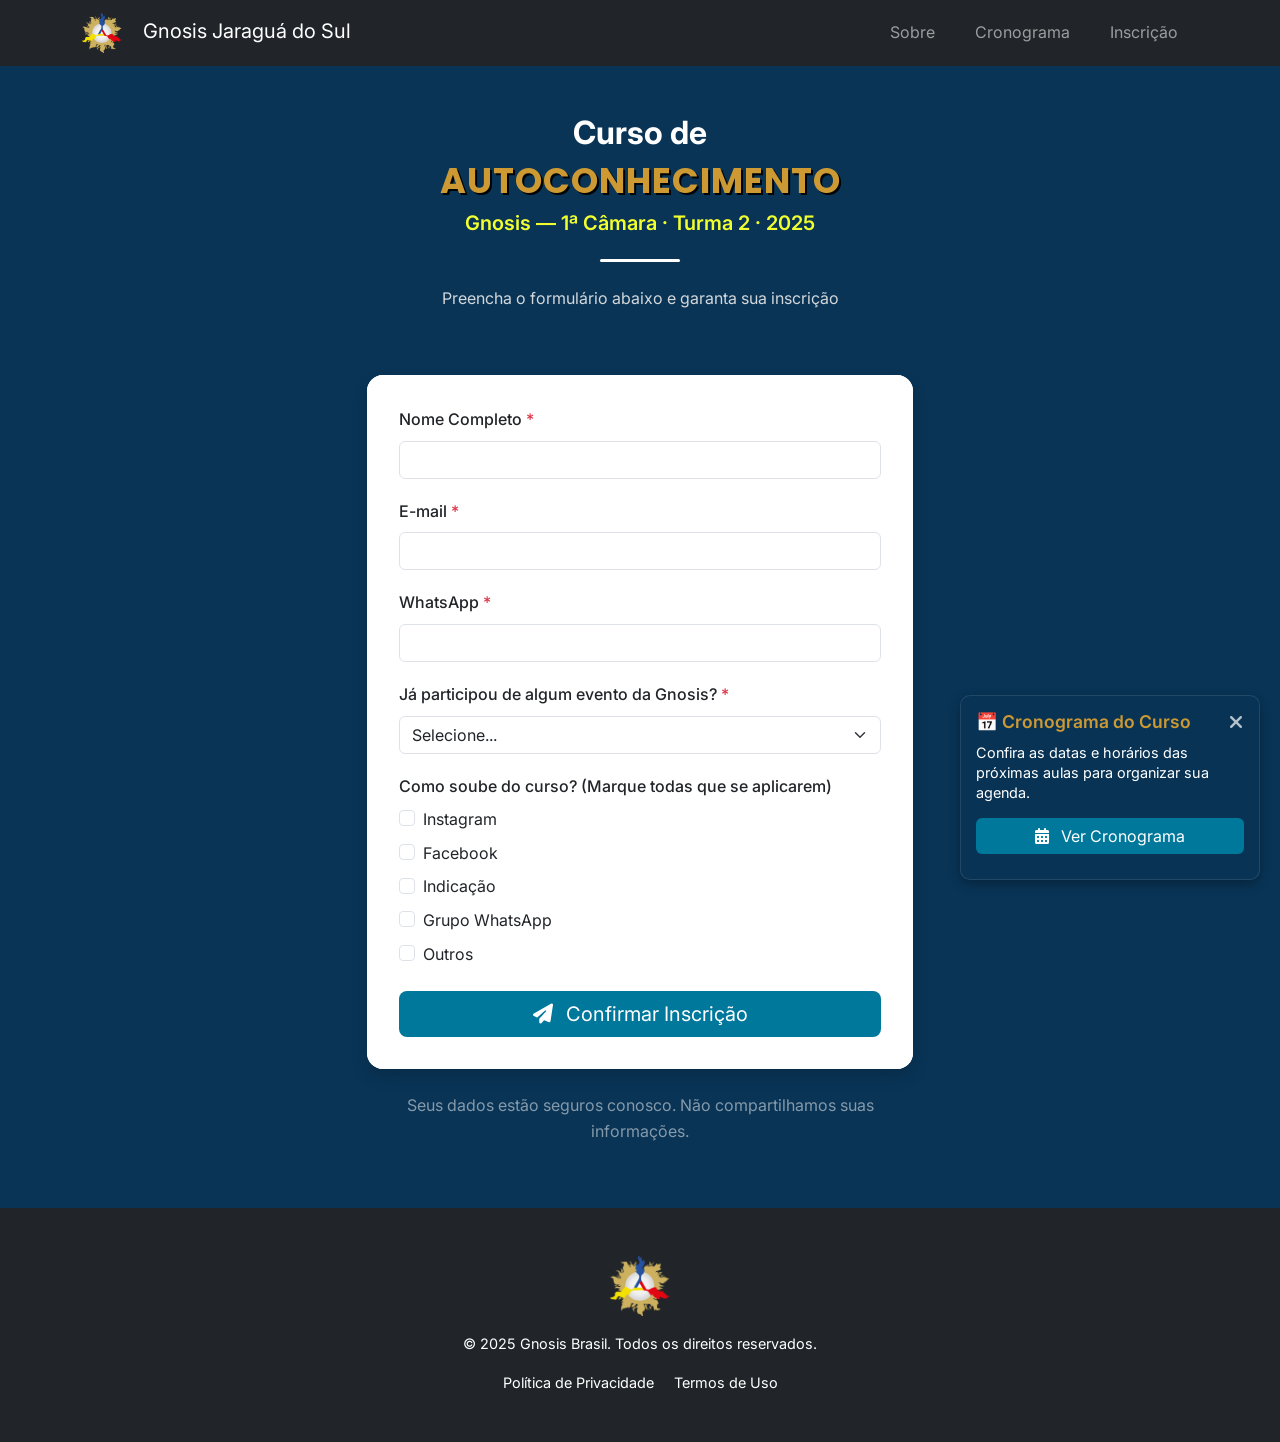
<file: index.html>
<!DOCTYPE html>
<html lang="pt-br">
<head>
  <meta charset="UTF-8">
  <meta name="viewport" content="width=device-width, initial-scale=1.0">
  <title>Inscrição – Gnosis Jaraguá do Sul</title>

  <!-- Bootstrap CSS -->
  <link href="https://cdn.jsdelivr.net/npm/bootstrap@5.3.0/dist/css/bootstrap.min.css" rel="stylesheet">

  <!-- Font Awesome -->
  <link rel="stylesheet" href="https://cdnjs.cloudflare.com/ajax/libs/font-awesome/6.4.0/css/all.min.css">

  <!-- Google Fonts -->
  <link href="https://fonts.googleapis.com/css2?family=Inter:wght@400;500;600&family=Poppins:wght@500;600;700&display=swap" rel="stylesheet">

  <!-- Favicon -->
  <link rel="icon" href="https://gnosisbrasil.com/wp-content/uploads/2020/07/cropped-logo-sol-7-32x32.webp" type="image/webp">

  <!-- Estilos personalizados -->
  <style>
    :root {
      --color-primary: #00789c;
      --color-dark-bg: #093456;
      --color-text-light: #cc9933;
      --color-accent: #f1ff2e;
    }

    body {
      font-family: 'Inter', sans-serif;
      line-height: 1.6;
      background-color: #f8f9fa;
    }

    /* Cores e estilo da marca Gnosis */
    .bg-gnosis-dark {
      background-color: var(--color-dark-bg) !important;
    }

    .btn-gnosis-primary {
      background-color: var(--color-primary);
      color: #fff !important;
      border: none;
      transition: all 0.3s ease;
    }

    .btn-gnosis-primary:hover {
      background-color: #32a0a8;
      transform: scale(1.03);
    }

    .form-control:focus,
    .form-select:focus {
      border-color: var(--color-primary);
      box-shadow: 0 0 0 0.25rem rgba(206, 175, 0, 0.25);
    }

    .card {
      border: none;
      border-radius: 1rem;
    }

    .card-body {
      background-color: #fff;
      border-radius: 1rem;
    }

    /* --- Cabeçalho Modernizado Gnosis --- */
    .animate-header {
      animation: fadeIn 1.2s ease-in-out;
    }

    @keyframes fadeIn {
      from {
        opacity: 0;
        transform: translateY(20px);
      }
      to {
        opacity: 1;
        transform: translateY(0);
      }
    }

    .title-main {
      font-family: 'Poppins', sans-serif;
      font-size: 2.2rem;
      letter-spacing: 1px;
      color: var(--color-text-light);
      text-shadow: 2px 2px rgb(0, 4, 6);
      text-transform: uppercase;
    }

    .subtitle {
      font-family: 'Inter', sans-serif;
      font-size: 1.25rem;
      color: var(--color-accent);
      transition: color 0.3s ease;
    }

    .subtitle:hover {
      color: #ffffff;
    }

    .divider {
      width: 80px;
      height: 3px;
      background-color: #ffffff;
      margin: 15px auto;
      border-radius: 3px;
    }

    .description {
      font-size: 1rem;
      color: #e9e9e9;
      opacity: 0.9;
    }

    @media (max-width: 576px) {
      .title-main {
        font-size: 1.7rem;
      }
      .subtitle {
        font-size: 1.05rem;
      }
    }

    footer {
      font-size: 0.9rem;
    }

    footer a {
      color: #fff;
      text-decoration: none;
    }

    footer a:hover {
      text-decoration: underline;
    }

    .hero-section {
      background: linear-gradient(rgba(0, 0, 0, 0.7), rgba(0, 0, 0, 0.7)), url('img/shutterstock_286782836.jpg');
      background-size: cover;
      color: white;
      padding: 100px 0;
      text-align: center;
    }
    
    .btn-whatsapp {
      background-color: #25D366;
      color: white;
    }
    
    .feature-icon {
      font-size: 2.5rem;
      margin-bottom: 1rem;
      color: #6f42c1;
    }
    
    .navbar-brand img {
      height: 40px;
    }
    
    .astral {
      font-family: 'Amontillados', serif;
      font-weight: normal !important;
      font-size: clamp(2rem, 8vw, 10rem);
    }

    /* AJUSTES DE ESPAÇAMENTO */
    
    .animate-header {
      margin-bottom: 3rem !important;
    }
    
    .title-main {
      margin-bottom: 0.5rem;
    }
    
    .subtitle {
      margin-bottom: 0.75rem;
    }
    
    .divider {
      margin: 1.5rem auto;
    }
    
    .description {
      margin-top: 1rem;
    }
    
    .form-label {
      font-weight: 500;
      margin-bottom: 0.5rem;
    }
    
    .mb-3 {
      margin-bottom: 1.25rem !important;
    }
    
    .mb-4 {
      margin-bottom: 1.5rem !important;
    }
    
    .form-check {
      margin-bottom: 0.5rem;
    }
    
    .form-check-input {
      margin-top: 0.2rem;
    }
    
    .d-grid {
      margin-top: 1.5rem;
    }
    
    footer .container {
      padding-top: 1.5rem;
      padding-bottom: 1.5rem;
    }
    
    footer .mb-3 {
      margin-bottom: 1rem !important;
    }
    
    .navbar-nav .nav-item {
      margin-left: 0.75rem;
      margin-right: 0.75rem;
    }
    
    section {
      padding-top: 3rem;
      padding-bottom: 3rem;
    }
    
    .card {
      margin-top: 1rem;
      margin-bottom: 1rem;
    }
    
    .card-body {
      padding: 2rem !important;
    }
    
    .text-white-50 {
      margin-top: 1.5rem !important;
    }

    /* Melhorias visuais */
    .required-field::after {
      content: " *";
      color: #dc3545;
    }

    /* --- TELINHA FLUTUANTE --- */
    .floating-panel {
      position: fixed;
      bottom: 20px;
      right: 20px;
      width: 300px;
      background-color: rgba(9, 52, 86, 0.85); /* Cor escura com transparência */
      border-radius: 10px;
      padding: 15px;
      box-shadow: 0 4px 12px rgba(0, 0, 0, 0.3);
      z-index: 1000;
      backdrop-filter: blur(5px);
      border: 1px solid rgba(255, 255, 255, 0.1);
      animation: slideIn 0.5s ease-out;
    }

    @keyframes slideIn {
      from {
        opacity: 0;
        transform: translateY(20px);
      }
      to {
        opacity: 1;
        transform: translateY(0);
      }
    }

    .floating-panel h5 {
      color: var(--color-text-light);
      font-size: 1.1rem;
      margin-bottom: 10px;
      font-weight: 600;
    }

    .floating-panel p {
      color: #fff;
      font-size: 0.9rem;
      margin-bottom: 15px;
      line-height: 1.4;
    }

    .floating-panel .btn {
      width: 100%;
      margin-bottom: 10px;
    }

    .close-btn {
      position: absolute;
      top: 10px;
      right: 10px;
      background: none;
      border: none;
      color: #fff;
      font-size: 1.2rem;
      cursor: pointer;
      opacity: 0.7;
      transition: opacity 0.3s;
    }

    .close-btn:hover {
      opacity: 1;
    }

    @media (max-width: 576px) {
      .floating-panel {
        width: calc(100% - 40px);
        right: 20px;
        left: 20px;
      }
    }



    /* No seu CSS, adicione: */
.floating-panel {
    position: fixed;
    bottom: 20px;
    right: 20px;
    width: 300px;
    background-color: rgba(9, 52, 86, 0.95); /* Menos transparência no mobile */
    border-radius: 10px;
    padding: 15px;
    box-shadow: 0 4px 12px rgba(0, 0, 0, 0.3);
    z-index: 1000;
    backdrop-filter: blur(5px);
    border: 1px solid rgba(255, 255, 255, 0.1);
    animation: slideIn 0.5s ease-out;
    display: none; /* Inicialmente escondida */
}

/* Mobile específico */
@media (max-width: 576px) {
    .floating-panel {
        width: calc(100% - 40px);
        right: 20px;
        left: 20px;
        bottom: 70px; /* Acima da barra de navegação */
    }
}
  </style>
</head>

<body>
  <!-- Telinha Flutuante -->
  <div id="floatingPanel" class="floating-panel">
    <button class="close-btn" id="closePanel">
      <i class="fas fa-times"></i>
    </button>
    <h5>📅 Cronograma do Curso</h5>
    <p>Confira as datas e horários das próximas aulas para organizar sua agenda.</p>
    <a href="cronograma_t02.html" class="btn btn-gnosis-primary">
      <i class="fas fa-calendar-alt me-2"></i> Ver Cronograma
    </a>
  </div>

  <nav class="navbar navbar-expand-lg navbar-dark bg-dark sticky-top">
    <div class="container">
      <a class="navbar-brand" href="#">
        <img src="img/cropped-logo-sol-7.webp" alt="Logo Gnosis" class="me-3">
        Gnosis Jaraguá do Sul
      </a>
      <button class="navbar-toggler" type="button" data-bs-toggle="collapse" data-bs-target="#navbarNav">
        <span class="navbar-toggler-icon"></span>
      </button>
      <div class="collapse navbar-collapse" id="navbarNav">
        <ul class="navbar-nav ms-auto">
          <li class="nav-item">
            <a class="nav-link" href="https://gnosisbrasil.com/quem-somos/">Sobre</a>
          </li>
          <li class="nav-item">
            <a class="nav-link" href="cronograma_t02.html">Cronograma</a>
          </li>
          <li class="nav-item">
            <a class="nav-link" href="index.html">Inscrição</a>
          </li>
          <!--
          <li class="nav-item">
            <a class="nav-link" href="presenca.html">Presença</a>
          </li>
        -->
        </ul>
      </div>
    </div>
  </nav>

  <section id="register" class="py-5 bg-gnosis-dark text-white" style="min-height: 100vh; display: flex; align-items: center;">
    <div class="container">
      <!-- Cabeçalho Modernizado -->
      <div class="text-center mb-5 animate-header">
        <h2 class="fw-bold">Curso de</h2>
        <h1 class="fw-bold title-main">Autoconhecimento</h1>
        <h2 class="fw-semibold subtitle">Gnosis — 1ª Câmara · Turma 2 · 2025</h2>
        <div class="divider"></div>
        <p class="mt-3 mb-0 description">Preencha o formulário abaixo e garanta sua inscrição</p>
      </div>

      <!-- Formulário -->
      <div class="row justify-content-center">
        <div class="col-md-8 col-lg-6">
          <div class="card shadow">
            <div class="card-body p-4 text-dark">
              <form action="https://formsubmit.co/d0949d2069d9c0ead446e209f4afcf60" method="POST">

                <!-- CONFIGURAÇÕES DO FORMSUBMIT -->
                <input type="hidden" name="_next" value="https://gnosisjaragua-brasil.github.io/Gnosis_inscricao_t02/obrigado.html">
                <input type="hidden" name="_captcha" value="false">
                <input type="text" name="_honey" style="display:none">
                
                <!-- ⚡ CONFIGURAÇÕES QUE MUDAM O "NEW SUBMISSION" ⚡ -->
                <input type="hidden" name="_subject" value="🎯 NOVA INSCRIÇÃO - Curso Gnosis 2025">
                <input type="hidden" name="_template" value="table">
                <input type="hidden" name="_language" value="pt">
                
                <!-- 📧 MENSAGEM DE CONFIRMAÇÃO PARA O INSCRITO -->
                <input type="hidden" name="_autoresponse" value="Olá!

Obrigado por se inscrever para o Curso de Autoconhecimento - Gnosis 1º Câmara em Jaraguá do Sul.

📅 DATA: 19 de Novembro de 2025
⏰ HORÁRIO: 09h às 10h30
📍 LOCAL: Centro Comercial San Michelli – R. Guilherme Dancker, 161, Sala 15 – Centro, Jaraguá do Sul – SC

💡 RECOMENDAÇÕES:
• Chegue com 15 minutos de antecedência
• Leve um caderno para anotações
• Use roupas confortáveis

💬 GRUPO DA TURMA NO WHATSAPP:
https://chat.whatsapp.com/Kk7sd2uX9QEHFCKDiuxb2B

📞 DÚVIDAS:
jaraguadosul@gnosisbrasil.com

Atenciosamente,
Equipe Gnosis Jaraguá do Sul">

                <!-- CAMPOS DO FORMULÁRIO -->
                <div class="mb-3">
                  <label class="form-label required-field">Nome Completo</label>
                  <input type="text" name="👤 Nome Completo" class="form-control" required>
                </div>

                <div class="mb-3">
                  <label class="form-label required-field">E-mail</label>
                  <input type="email" name="📧 E-mail" class="form-control" required>
                </div>

                <div class="mb-3">
                  <label class="form-label required-field">WhatsApp</label>
                  <input type="tel" name="📱 WhatsApp" class="form-control" required pattern="\d{10,13}" title="Digite o número com DDD (ex: 47999999999)">
                </div>

                <div class="mb-3">
                  <label class="form-label required-field">Já participou de algum evento da Gnosis?</label>
                  <select name="🎯 Experiência Anterior" class="form-select" required>
                    <option value="" selected disabled>Selecione...</option>
                    <option value="✅ Sim">Sim</option>
                    <option value="❌ Não">Não</option>
                  </select>
                </div>

                <div class="mb-4">
                  <label class="form-label">Como soube do curso? (Marque todas que se aplicarem)</label>
                  <div class="form-check">
                    <input class="form-check-input" type="checkbox" name="📸 Instagram" value="Sim">
                    <label class="form-check-label">Instagram</label>
                  </div>
                  <div class="form-check">
                    <input class="form-check-input" type="checkbox" name="👥 Facebook" value="Sim">
                    <label class="form-check-label">Facebook</label>
                  </div>
                  <div class="form-check">
                    <input class="form-check-input" type="checkbox" name="🤝 Indicação" value="Sim">
                    <label class="form-check-label">Indicação</label>
                  </div>
                  <div class="form-check">
                    <input class="form-check-input" type="checkbox" name="💬 Grupo WhatsApp" value="Sim">
                    <label class="form-check-label">Grupo WhatsApp</label>
                  </div>
                  <div class="form-check">
                    <input class="form-check-input" type="checkbox" name="🔍 Outros" value="Sim">
                    <label class="form-check-label">Outros</label>
                  </div>
                </div>

                <div class="d-grid">
                  <button type="submit" class="btn btn-gnosis-primary btn-lg">
                    <i class="fas fa-paper-plane me-2"></i> Confirmar Inscrição
                  </button>
                </div>

                <noscript>
                  <p class="text-danger mt-2">Por favor, habilite o JavaScript para enviar o formulário.</p>
                </noscript>
              </form>
            </div>
          </div>
          <p class="text-white-50 mt-3 text-center">Seus dados estão seguros conosco. Não compartilhamos suas informações.</p>
        </div>
      </div>
    </div>
  </section>

  <footer class="py-4 bg-dark text-white text-center">
    <div class="container">
      <div class="mb-3">
        <img src="img/cropped-logo-sol-7.webp" alt="Logo Gnosis" style="height: 60px;">
      </div>
      <p>© 2025 Gnosis Brasil. Todos os direitos reservados.</p>
      <p class="mb-0">
        <a href="https://gnosisbrasil.com/politica-de-privacidade/" class="me-3">Política de Privacidade</a>
        <a href="https://gnosisbrasil.com/termos-de-uso/">Termos de Uso</a>
      </p>
    </div>
  </footer>

  <!-- Bootstrap Bundle JS -->
  <script src="https://cdn.jsdelivr.net/npm/bootstrap@5.3.0/dist/js/bootstrap.bundle.min.js"></script>

  <!-- Script para controlar a telinha flutuante com tempo de expiração -->
  <script>
    document.addEventListener('DOMContentLoaded', function() {
      const floatingPanel = document.getElementById('floatingPanel');
      const closeButton = document.getElementById('closePanel');
      const storageKey = 'floatingPanelClosed';
      const oneDay = 24 * 60 * 60 * 5; // 1 dia em milissegundos
      
      const lastClosed = localStorage.getItem(storageKey);
      
      // Mostrar se nunca foi fechado ou se passou mais de 1 dia
      if (!lastClosed || (Date.now() - parseInt(lastClosed)) > oneDay) {
          floatingPanel.style.display = 'block';
      } else {
          floatingPanel.style.display = 'none';
      }
      
      // Fechar a telinha quando o botão X for clicado
      closeButton.addEventListener('click', function() {
          floatingPanel.style.display = 'none';
          // Salva o timestamp atual
          localStorage.setItem(storageKey, Date.now().toString());
      });
    });
    
  </script>
</body>
</html>
</file>
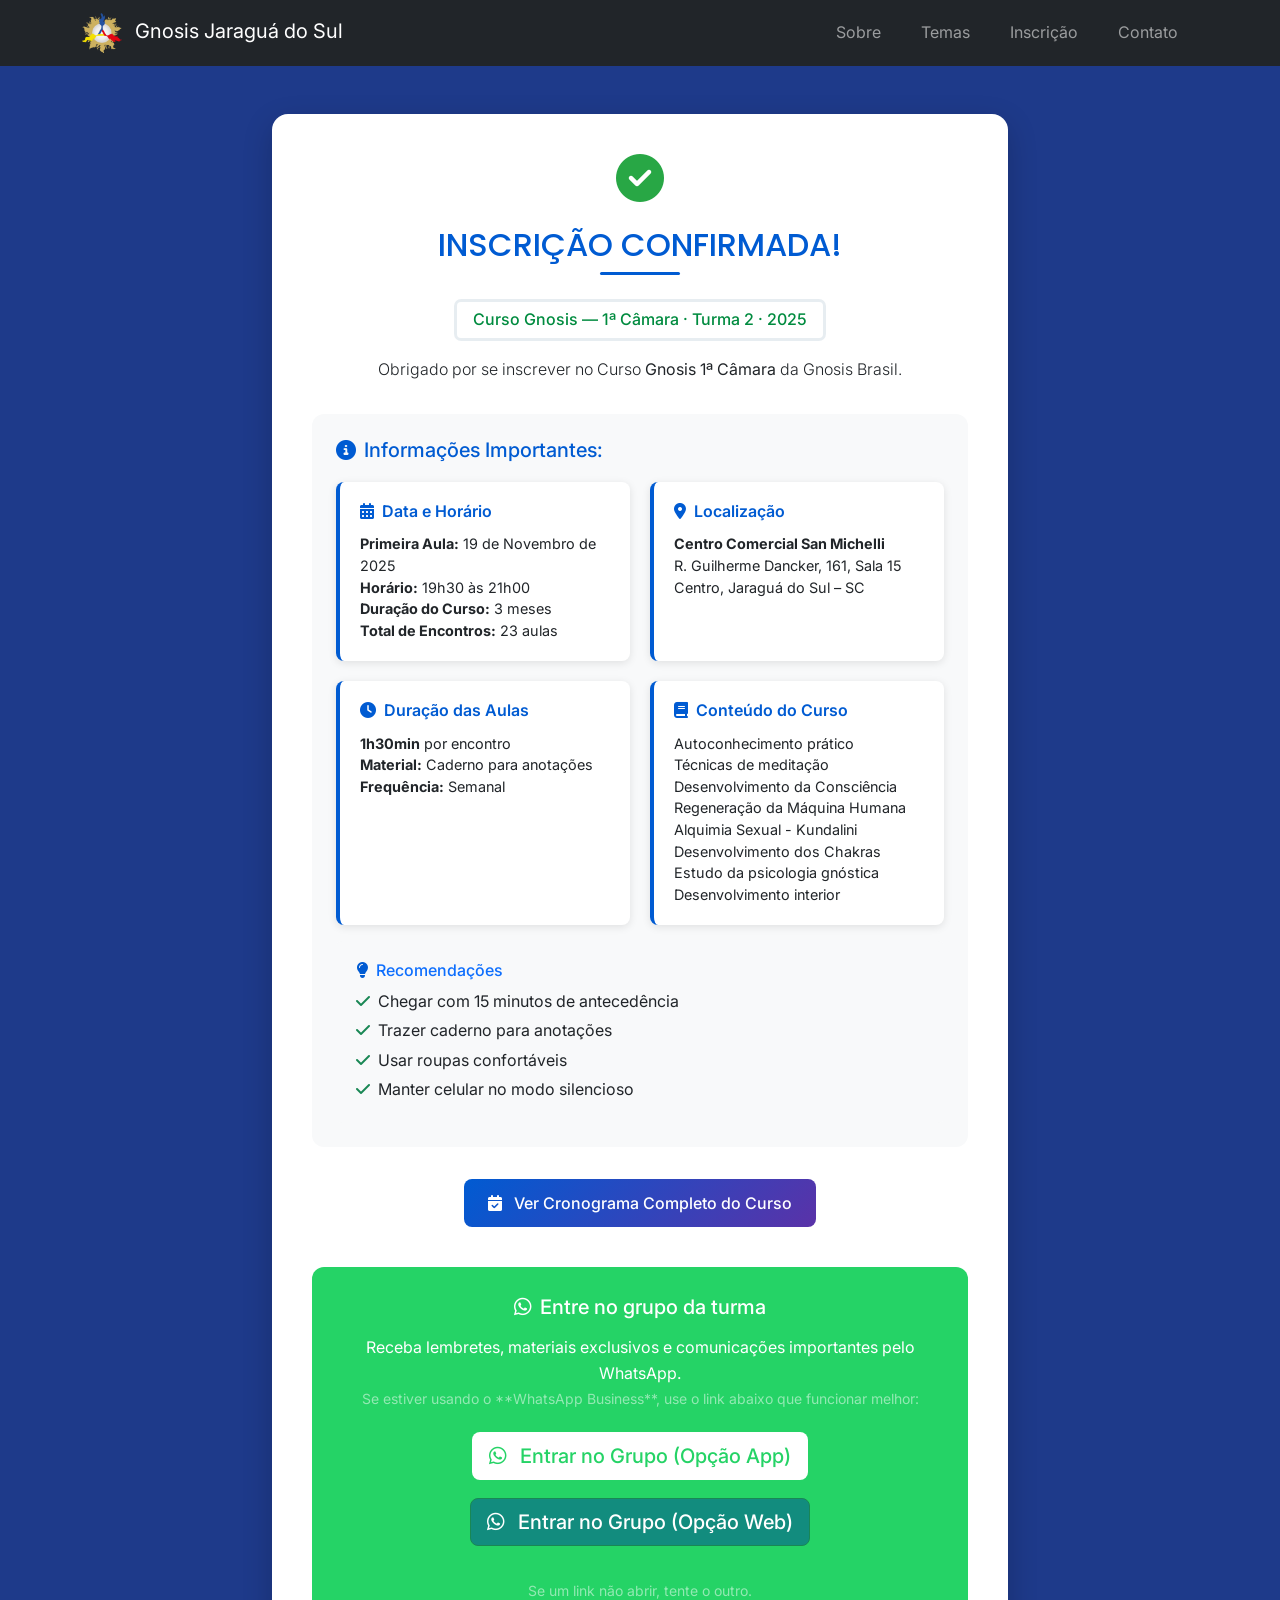
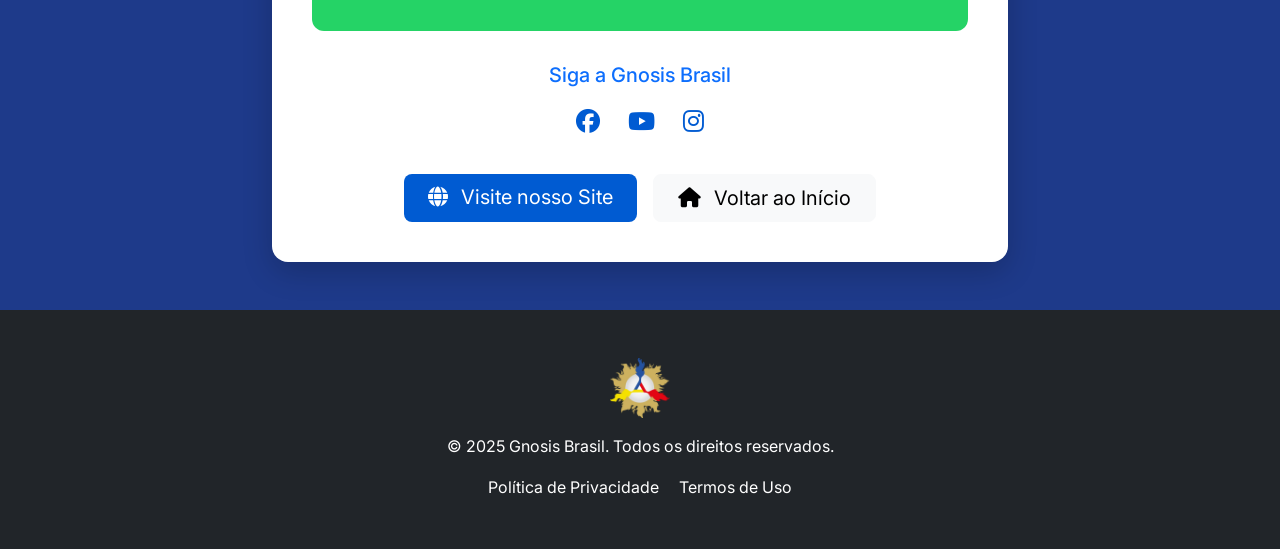
<file: confirmado.html>
<!DOCTYPE html>
<html lang="pt-br">
<head>
  <meta charset="UTF-8">
  <meta name="viewport" content="width=device-width, initial-scale=1.0">
  <title>Inscrição Confirmada – Gnosis Jaraguá do Sul</title>

  <link href="https://cdn.jsdelivr.net/npm/bootstrap@5.3.0/dist/css/bootstrap.min.css" rel="stylesheet">

  <link rel="stylesheet" href="https://cdnjs.cloudflare.com/ajax/libs/font-awesome/6.4.0/css/all.min.css">

  <link href="https://fonts.googleapis.com/css2?family=Inter:wght@400;500;600&family=Poppins:wght@500;600;700&display=swap" rel="stylesheet">

  <link rel="icon" href="https://gnosisbrasil.com/wp-content/uploads/2020/07/cropped-logo-sol-7-32x32.webp" type="image/webp">

  <style>
    :root {
      --color-primary: #005bd2;
      --color-dark-bg: #1e3a8a;
      --color-text-light: #ffffff;
      --color-accent: #448ea0;
      --font-base: 'Inter', sans-serif;
      --font-heading: 'Poppins', sans-serif;
    }

    body {
      font-family: var(--font-base);
      background-color: var(--color-dark-bg);
      color: var(--color-text-light);
      line-height: 1.6;
    }

    /* Card central */
    .confirmation-card {
      background-color: #fff;
      border-radius: 1rem;
      color: #212529;
      padding: 2.5rem;
      box-shadow: 0 10px 30px rgba(0,0,0,0.2);
      text-align: center;
      animation: fadeIn 1s ease-in-out;
    }

    /* Animação fade-in */
    @keyframes fadeIn {
      from { opacity: 0; transform: translateY(20px); }
      to { opacity: 1; transform: translateY(0); }
    }

    .check-icon {
      font-size: 3rem;
      color: #28a745;
      margin-bottom: 1rem;
      animation: pulse 1.5s infinite;
    }

    @keyframes pulse {
      0% { transform: scale(1); }
      50% { transform: scale(1.1); }
      100% { transform: scale(1); }
    }

    h1.title-main {
      font-family: var(--font-heading);
      font-size: 2rem;
      text-transform: uppercase;
      color: var(--color-primary);
      margin-bottom: 0.5rem;
    }

     h2.subtitle {
      font-family: var(--font-base);
      font-size: 1.00rem;
      color: rgb(0, 139, 63);
      margin-bottom: 1rem;
      border-style: solid;
      border-radius: 7px;
      padding: 2px;
      border-color: rgba(0, 64, 106, 0.094);
      display: inline-block;
      padding: 8px 16px;
    }

    .divider {
      width: 80px;
      height: 3px;
      background-color: var(--color-primary);
      margin: 0 auto 1rem auto;
      border-radius: 3px;
    }

    .lead {
      font-size: 1rem;
      margin-bottom: 1.5rem;
    }

    .details-box, .whatsapp-box {
      padding: 1.5rem;
      border-radius: 0.75rem;
      margin-bottom: 1.5rem;
    }

    .details-box {
      background-color: #f8f9fa;
      text-align: left;
      color: #212529;
    }

    .details-box h5 {
      color: var(--color-primary);
      margin-bottom: 0.75rem;
    }

    .info-grid {
      display: grid;
      grid-template-columns: repeat(auto-fit, minmax(250px, 1fr));
      gap: 1rem;
      margin-top: 1rem;
    }

    .info-card {
      background: white;
      border-radius: 8px;
      padding: 1rem;
      box-shadow: 0 2px 8px rgba(0,0,0,0.1);
      border-left: 4px solid var(--color-primary);
    }

    .info-card h6 {
      color: var(--color-primary);
      margin-bottom: 0.5rem;
      font-weight: 600;
    }

    .info-card p {
      margin-bottom: 0;
      font-size: 0.9rem;
    }

    .info-icon {
      color: var(--color-primary);
      margin-right: 0.5rem;
    }

    .whatsapp-box {
      background-color: #25D366;
      color: #fff;
    }

    .whatsapp-box a.btn {
      background-color: #fff;
      color: #25D366;
      font-weight: 500;
    }
    
    .whatsapp-box a.btn-success { /* Estilo para o botão de fallback, se quiser diferenciá-lo */
      background-color: #128C7E; 
      color: #fff;
      margin-top: 10px;
    }

    .social-icon {
      font-size: 1.5rem;
      margin: 0 10px;
      color: var(--color-primary);
      transition: all 0.3s ease;
    }

    .social-icon:hover {
      transform: translateY(-3px);
      color: #5a32a8;
    }

    .btn-gnosis {
      background-color: var(--color-primary);
      color: #fff;
      border: none;
      transition: all 0.3s ease;
    }

    .btn-gnosis:hover {
      background-color: #323aa8;
      transform: scale(1.05);
    }

    /* Estilos do Modal */
    .modal-content {
      border-radius: 1rem;
      border: none;
      box-shadow: 0 10px 30px rgba(0,0,0,0.3);
    }

    .modal-header {
      background-color: var(--color-primary);
      color: white;
      border-bottom: none;
      border-radius: 1rem 1rem 0 0;
      padding: 1.5rem;
    }

    .modal-title {
      font-family: var(--font-heading);
      font-weight: 600;
    }

    .modal-body {
      padding: 1.5rem;
      max-height: 70vh;
      overflow-y: auto;
    }

    .schedule-section {
      margin-bottom: 2.5rem;
    }

    .schedule-header {
      text-align: center;
      margin-bottom: 2rem;
      padding-bottom: 1rem;
      border-bottom: 2px solid var(--color-primary);
    }

    .schedule-title {
      color: var(--color-primary);
      font-weight: 700;
      font-size: 1.5rem;
      margin-bottom: 0.5rem;
    }

    .schedule-subtitle {
      color: var(--color-accent);
      font-weight: 600;
      font-size: 1.1rem;
    }

    .chamber-section {
      margin-bottom: 2rem;
    }

    .chamber-title {
      color: var(--color-primary);
      font-weight: 600;
      font-size: 1.3rem;
      margin-bottom: 1rem;
      padding-bottom: 0.5rem;
      border-bottom: 1px solid #dee2e6;
    }

    .schedule-item {
      background: #f8f9fa;
      border-radius: 8px;
      padding: 1rem;
      margin-bottom: 0.75rem;
      border-left: 4px solid var(--color-accent);
      display: flex;
      align-items: flex-start;
    }

    .schedule-number {
      background: var(--color-primary);
      color: white;
      width: 30px;
      height: 30px;
      border-radius: 50%;
      display: flex;
      align-items: center;
      justify-content: center;
      font-weight: 600;
      font-size: 0.9rem;
      margin-right: 1rem;
      flex-shrink: 0;
    }

    .schedule-content {
      flex: 1;
    }

    .schedule-topic {
      color: #495057;
      margin-bottom: 0.25rem;
      font-weight: 500;
    }

    .schedule-date {
      color: var(--color-accent);
      font-size: 0.85rem;
      font-weight: 500;
    }

    .btn-schedule {
      background: linear-gradient(135deg, var(--color-primary), #5a32a8);
      color: white;
      border: none;
      padding: 0.75rem 1.5rem;
      border-radius: 8px;
      font-weight: 500;
      transition: all 0.3s ease;
    }

    .btn-schedule:hover {
      transform: translateY(-2px);
      box-shadow: 0 5px 15px rgba(111, 66, 193, 0.3);
    }

    @media (max-width: 768px) {
      .confirmation-card { padding: 2rem; }
      h1.title-main { font-size: 1.7rem; }
      h2.subtitle { font-size: 1.1rem; }
      .check-icon { font-size: 2.5rem; }
      .info-grid { grid-template-columns: 1fr; }
      .modal-body { max-height: 60vh; }
      .schedule-item { flex-direction: column; }
      .schedule-number { margin-bottom: 0.5rem; }
    }


    .hero-section {
            background: linear-gradient(rgba(0, 0, 0, 0.7), rgba(0, 0, 0, 0.7)), url('img/shutterstock_286782836.jpg');
            background-size: cover;
            color: white;
            padding: 100px 0;
            text-align: center;
        }
        .btn-whatsapp {
            background-color: #25D366;
            color: white;
        }
        .feature-icon {
            font-size: 2.5rem;
            margin-bottom: 1rem;
            color: #6f42c1;
        }
        .navbar-brand img {
            height: 40px; /* Ajuste o tamanho da imagem conforme necessário */
        }
        .astral{
            font-family: 'Amontillados', serif;
            font-weight: normal !important;
            font-size: clamp(2rem, 8vw, 10rem);
        }

    /* AJUSTES DE ESPAÇAMENTO - PÁGINA DE CONFIRMAÇÃO */
    
    /* Melhor espaçamento no cabeçalho da confirmação */
    .check-icon {
      margin-bottom: 1.5rem;
    }
    
    .title-main {
      margin-bottom: 0.75rem;
    }
    
    .divider {
      margin: 0 auto 1.5rem auto;
    }
    
    .subtitle {
      margin-bottom: 1.5rem;
    }
    
    .lead {
      margin-bottom: 2rem;
    }
    
    /* Melhor espaçamento nas caixas de informação */
    .details-box {
      margin-bottom: 2rem;
    }
    
    .details-box h5 {
      margin-bottom: 1rem;
    }
    
    .info-grid {
      margin-top: 1.25rem;
      gap: 1.25rem;
    }
    
    .info-card {
      padding: 1.25rem;
    }
    
    .info-card h6 {
      margin-bottom: 0.75rem;
    }
    
    .info-card p {
      line-height: 1.5;
    }
    
    /* Melhor espaçamento na seção de recomendações */
    .bg-light.rounded {
      margin-top: 1.5rem;
      padding: 1.25rem !important;
    }
    
    .bg-light.rounded h6 {
      margin-bottom: 0.75rem;
    }
    
    .bg-light.rounded p {
      margin-bottom: 0.5rem;
    }
    
    /* Melhor espaçamento no botão do cronograma */
    .text-center.mb-4 {
      margin-bottom: 2rem !important;
    }
    
    .btn-schedule {
      margin-bottom: 0.5rem;
    }
    
    /* Melhor espaçamento na caixa do WhatsApp */
    .whatsapp-box {
      margin-bottom: 2rem;
      padding: 1.75rem;
    }
    
    .whatsapp-box h5 {
      margin-bottom: 1rem;
    }
    
    .whatsapp-box p {
      margin-bottom: 1.25rem;
    }
    
    .whatsapp-box a.btn {
      margin-bottom: 0.75rem;
    }
    
    .whatsapp-box .mt-2 {
      margin-top: 1rem !important;
    }
    
    /* Melhor espaçamento nas redes sociais */
    .social-media.mb-4 {
      margin-bottom: 2rem !important;
    }
    
    .social-media h5 {
      margin-bottom: 1rem;
    }
    
    .social-icon {
      margin: 0 12px;
    }
    
    /* Melhor espaçamento nos botões finais */
    .d-grid.gap-2 {
      gap: 1rem !important;
    }
    
    /* Melhor espaçamento no modal */
    .modal-body {
      padding: 2rem;
    }
    
    .schedule-section {
      margin-bottom: 1.5rem;
    }
    
    .schedule-header {
      margin-bottom: 2.5rem;
      padding-bottom: 1.5rem;
    }
    
    .schedule-title {
      margin-bottom: 0.75rem;
    }
    
    .chamber-section {
      margin-bottom: 2.5rem;
    }
    
    .chamber-title {
      margin-bottom: 1.25rem;
      padding-bottom: 0.75rem;
    }
    
    .schedule-item {
      margin-bottom: 1rem;
      padding: 1.25rem;
    }
    
    .alert.mt-4 {
      margin-top: 2rem !important;
      padding: 1.25rem;
    }
    
    /* Melhor espaçamento na navegação */
    .navbar-nav .nav-item {
      margin-left: 0.75rem;
      margin-right: 0.75rem;
    }
    
    /* Melhor espaçamento no rodapé */
    footer .container {
      padding-top: 1.5rem;
      padding-bottom: 1.5rem;
    }
    
    footer .mb-3 {
      margin-bottom: 1rem !important;
    }
  </style>
</head>

<body>
<nav class="navbar navbar-expand-lg navbar-dark bg-dark">
    <div class="container">
      <a class="navbar-brand" href="#">
        <!-- Substitua o ícone pela sua imagem (ex: logo.png) -->
        <img src="img/cropped-logo-sol-7.webp" alt="Logo Gnosis" class="me-2">
        Gnosis Jaraguá do Sul
      </a>
      <button class="navbar-toggler" type="button" data-bs-toggle="collapse" data-bs-target="#navbarNav">
        <span class="navbar-toggler-icon"></span>
      </button>
      <div class="collapse navbar-collapse" id="navbarNav">
        <ul class="navbar-nav ms-auto">
          <li class="nav-item">
            <a class="nav-link" href="https://gnosisbrasil.com/quem-somos/">Sobre</a>
          </li>
          <li class="nav-item">
            <a class="nav-link" href="conograma.html">Temas</a>
          </li>
          <li class="nav-item">
            <a class="nav-link" href="index.html">Inscrição</a>
          </li>
          <li class="nav-item">
            <a class="nav-link" href="#contact">Contato</a>
          </li>
        </ul>
      </div>
    </div>
  </nav>


  <section class="py-5 d-flex align-items-center" style="min-height: 100vh;">
    <div class="container">
      <div class="row justify-content-center">
        <div class="col-lg-8">
          <div class="confirmation-card">
            <i class="fas fa-check-circle check-icon"></i>
            <h1 class="title-main">Inscrição Confirmada!</h1>
            <div class="divider"></div>
            <h2 class="subtitle">Curso Gnosis — 1ª Câmara · Turma 2 · 2025</h2>
            <p class="lead">Obrigado por se inscrever no Curso <strong>Gnosis 1ª Câmara</strong> da Gnosis Brasil.</p>

            <div class="details-box">
              <h5><i class="fas fa-info-circle me-2"></i>Informações Importantes:</h5>
              
              <div class="info-grid">
                <div class="info-card">
                  <h6><i class="fas fa-calendar-alt info-icon"></i>Data e Horário</h6>
                  <p><strong>Primeira Aula:</strong> 19 de Novembro de 2025<br>
                  <strong>Horário:</strong> 19h30 às 21h00<br>
                  <strong>Duração do Curso:</strong> 3 meses<br>
                  <strong>Total de Encontros:</strong> 23 aulas</p>
                </div>
                
                <div class="info-card">
                  <h6><i class="fas fa-map-marker-alt info-icon"></i>Localização</h6>
                  <p><strong>Centro Comercial San Michelli</strong><br>
                  R. Guilherme Dancker, 161, Sala 15<br>
                  Centro, Jaraguá do Sul – SC</p>
                </div>
                
                <div class="info-card">
                  <h6><i class="fas fa-clock info-icon"></i>Duração das Aulas</h6>
                  <p><strong>1h30min</strong> por encontro<br>
                  <strong>Material:</strong> Caderno para anotações<br>
                  <strong>Frequência:</strong> Semanal</p>
                </div>
                
                <div class="info-card">
                  <h6><i class="fas fa-book info-icon"></i>Conteúdo do Curso</h6>
                  <p>Autoconhecimento prático<br>
                  Técnicas de meditação<br>
                  Desenvolvimento da Consciência<br>
                  Regeneração da Máquina Humana<br>
                  Alquimia Sexual - Kundalini
                  Desenvolvimento dos Chakras<br>
                  Estudo da psicologia gnóstica<br>
                  Desenvolvimento interior</p>
                </div>
              </div>
              
              <div class="mt-3 p-3 bg-light rounded">
                <h6 class="text-primary mb-2"><i class="fas fa-lightbulb info-icon"></i>Recomendações</h6>
                <p class="mb-1"><i class="fas fa-check text-success me-1"></i> Chegar com 15 minutos de antecedência</p>
                <p class="mb-1"><i class="fas fa-check text-success me-1"></i> Trazer caderno para anotações</p>
                <p class="mb-1"><i class="fas fa-check text-success me-1"></i> Usar roupas confortáveis</p>
                <p class="mb-0"><i class="fas fa-check text-success me-1"></i> Manter celular no modo silencioso</p>
              </div>
            </div>

            <div class="text-center mb-4">
              <button class="btn btn-schedule" data-bs-toggle="modal" data-bs-target="#scheduleModal">
                <i class="fas fa-calendar-check me-2"></i> Ver Cronograma Completo do Curso
              </button>
            </div>

            <div class="whatsapp-box text-center">
              <h5><i class="fab fa-whatsapp me-2"></i>Entre no grupo da turma</h5>
              <p>
                Receba lembretes, materiais exclusivos e comunicações importantes pelo WhatsApp.
                <br>
                <small class="text-white-50">Se estiver usando o **WhatsApp Business**, use o link abaixo que funcionar melhor:</small>
              </p>
              <a href="whatsapp://chat/Kk7sd2uX9QEHFCKDiuxb2B" class="btn btn-lg mb-2">
                <i class="fab fa-whatsapp me-2"></i> Entrar no Grupo (Opção App)
              </a>
              
              <a href="https://chat.whatsapp.com/Kk7sd2uX9QEHFCKDiuxb2B" class="btn btn-lg btn-success mb-3" target="_blank">
                <i class="fab fa-whatsapp me-2"></i> Entrar no Grupo (Opção Web)
              </a>
              <p class="mt-2 mb-0">
                <small class="text-white-50">Se um link não abrir, tente o outro.</small>
              </p>
            </div>
            <div class="social-media mb-4">
              <h5 class="text-primary mb-3">Siga a Gnosis Brasil</h5>
              <a href="https://www.facebook.com/gnosisbrasil/" target="_blank" class="social-icon"><i class="fab fa-facebook"></i></a>
              <a href="https://www.youtube.com/gnosisbrasilcanal" target="_blank" class="social-icon"><i class="fab fa-youtube"></i></a>
              <a href="https://www.instagram.com/gnosisbrasil" target="_blank" class="social-icon"><i class="fab fa-instagram"></i></a>
            </div>

            <div class="d-grid gap-2 d-sm-flex justify-content-sm-center">
              <a href="https://gnosisbrasil.com" class="btn btn-gnosis btn-lg px-4"><i class="fas fa-globe me-2"></i> Visite nosso Site</a>
              <a href="index.html" class="btn btn-light btn-lg px-4"><i class="fas fa-home me-2"></i> Voltar ao Início</a>
            </div>

          </div>
        </div>
      </div>
    </div>
  </section>

  <div class="modal fade" id="scheduleModal" tabindex="-1" aria-labelledby="scheduleModalLabel" aria-hidden="true">
    <div class="modal-dialog modal-lg modal-dialog-centered modal-dialog-scrollable">
      <div class="modal-content">
        <div class="modal-header">
          <h5 class="modal-title" id="scheduleModalLabel">
            <i class="fas fa-calendar-alt me-2"></i>Cronograma - 1ª Câmara
          </h5>
          <button type="button" class="btn-close btn-close-white" data-bs-dismiss="modal" aria-label="Close"></button>
        </div>
        <div class="modal-body">
          <div class="schedule-section">
            <div class="schedule-header">
              <h4 class="schedule-title">CRONOGRAMA – 1ª CÂMARA</h4>
              <div class="schedule-subtitle">
                <div><strong>DIAS: Quartas e Sextas</strong></div>
                <div><strong>HORÁRIOS: 19H30 ÀS 21H</strong></div>
              </div>
            </div>

            <div class="chamber-section">
              <h5 class="chamber-title">Câmara Básica</h5>
              <div id="basicChamberDates">
                </div>
            </div>

            <div class="chamber-section">
              <h5 class="chamber-title">Câmara Avançada</h5>
              <div id="advancedChamberDates">
                </div>
            </div>

            <div class="alert alert-info mt-4">
              <i class="fas fa-info-circle me-2"></i>
              <strong>Observação:</strong> As datas podem sofrer ajustes conforme necessidades do grupo. 
              Todas as alterações serão comunicadas com antecedência pelo grupo do WhatsApp.
            </div>
          </div>
        </div>
        <div class="modal-footer">
          <button type="button" class="btn btn-secondary" data-bs-dismiss="modal">Fechar</button>
          <a href="whatsapp://chat/Kk7sd2uX9QEHFCKDiuxb2B" class="btn btn-success">
            <i class="fab fa-whatsapp me-2"></i> Entrar no Grupo (Tentar App)
          </a>
        </div>
      </div>
    </div>
  </div>

  <footer class="py-4 bg-dark text-white text-center">
    <div class="container">
      <div class="mb-3">
        <img src="img/cropped-logo-sol-7.webp" alt="Logo Gnosis" style="height: 60px;">
      </div>
      <p>&copy; 2025 Gnosis Brasil. Todos os direitos reservados.</p>
      <p class="mb-0">
        <a href="https://gnosisbrasil.com/politica-de-privacidade/" class="text-white text-decoration-none me-3">Política de Privacidade</a>
        <a href="https://gnosisbrasil.com/termos-de-uso/" class="text-white text-decoration-none">Termos de Uso</a>
      </p>
    </div>
  </footer>

  <script src="https://cdn.jsdelivr.net/npm/bootstrap@5.3.0/dist/js/bootstrap.bundle.min.js"></script>

  <script>
    // Lista de feriados e datas festivas que devem ser puladas (2025-2026)
    const holidays = [
      '2025-11-02', // Primeira aula (não é feriado, mas é a data inicial)
      '2025-11-15', // Proclamação da República
      '2025-12-25', // Natal
      '2026-01-01', // Ano Novo
      '2026-02-16', // Carnaval
      '2026-02-17', // Carnaval
      '2026-04-03', // Sexta-feira Santa
      '2026-04-21', // Tiradentes
      '2026-05-01', // Dia do Trabalho
    ];

    // Conteúdo das palestras
    const basicChamber = [
      "O que é Gnosis",
      "Personalidade, Essência e Ego",
      "O Despertar da Consciência",
      "O Eu Psicológico",
      "Luz, Calor e Som",
      "A Máquina Humana",
      "O Mundo das Relações",
      "O Caminho e a Vida",
      "O Nível de Ser",
      "O Decálogo",
      "Educação Fundamental",
      "A Árvore Genealógica das Religiões",
      "Evolução, Involução e Revolução",
      "O Raio da Morte",
      "Reencarnação, Retorno e Recorrência",
      "A Balança da Justiça"
    ];

    const advancedChamber = [
      "Os Quatro Caminhos",
      "O Diagrama Interno do Homem",
      "Transformação da Energia",
      "Os Elementais",
      "Os Quatro Estados de Consciência",
      "A Iniciação",
      "Apresentação da 2ª Câmara"
    ];

    // Função para formatar data
    function formatDate(date) {
      const options = { day: '2-digit', month: '2-digit', year: 'numeric' };
      return date.toLocaleDateString('pt-BR', options);
    }

    // Função para verificar se é feriado
    function isHoliday(date) {
      const dateString = date.toISOString().split('T')[0];
      return holidays.includes(dateString);
    }

    // Função para calcular as datas das palestras
    function calculateScheduleDates() {
      let currentDate = new Date('2025-11-02'); // Data da primeira aula
      const scheduleDates = [];

      // Calcular datas para as 23 palestras
      for (let i = 0; i < 23; i++) {
        // Encontrar próximo domingo que não seja feriado
        while (currentDate.getDay() !== 0 || isHoliday(currentDate)) {
          currentDate.setDate(currentDate.getDate() + 1);
        }
        
        scheduleDates.push(new Date(currentDate));
        currentDate.setDate(currentDate.getDate() + 7); // Próxima semana
      }

      return scheduleDates;
    }

    // Função para renderizar o cronograma
    function renderSchedule() {
      const dates = calculateScheduleDates();
      const basicContainer = document.getElementById('basicChamberDates');
      const advancedContainer = document.getElementById('advancedChamberDates');

      // Renderizar Câmara Básica (16 primeiras aulas)
      basicChamber.forEach((topic, index) => {
        const scheduleItem = document.createElement('div');
        scheduleItem.className = 'schedule-item';
        scheduleItem.innerHTML = `
          <div class="schedule-number">${(index + 1).toString().padStart(2, '0')}</div>
          <div class="schedule-content">
            <div class="schedule-topic">${topic}</div>
            <div class="schedule-date">${formatDate(dates[index])}</div>
          </div>
        `;
        basicContainer.appendChild(scheduleItem);
      });

      // Renderizar Câmara Avançada (7 últimas aulas)
      advancedChamber.forEach((topic, index) => {
        const scheduleItem = document.createElement('div');
        scheduleItem.className = 'schedule-item';
        scheduleItem.innerHTML = `
          <div class="schedule-number">${(index + 17).toString().padStart(2, '0')}</div>
          <div class="schedule-content">
            <div class="schedule-topic">${topic}</div>
            <div class="schedule-date">${formatDate(dates[index + 16])}</div>
          </div>
        `;
        advancedContainer.appendChild(scheduleItem);
      });
    }

    // Executar quando a página carregar
    document.addEventListener('DOMContentLoaded', renderSchedule);
  </script>
</body>
</html>
</file>
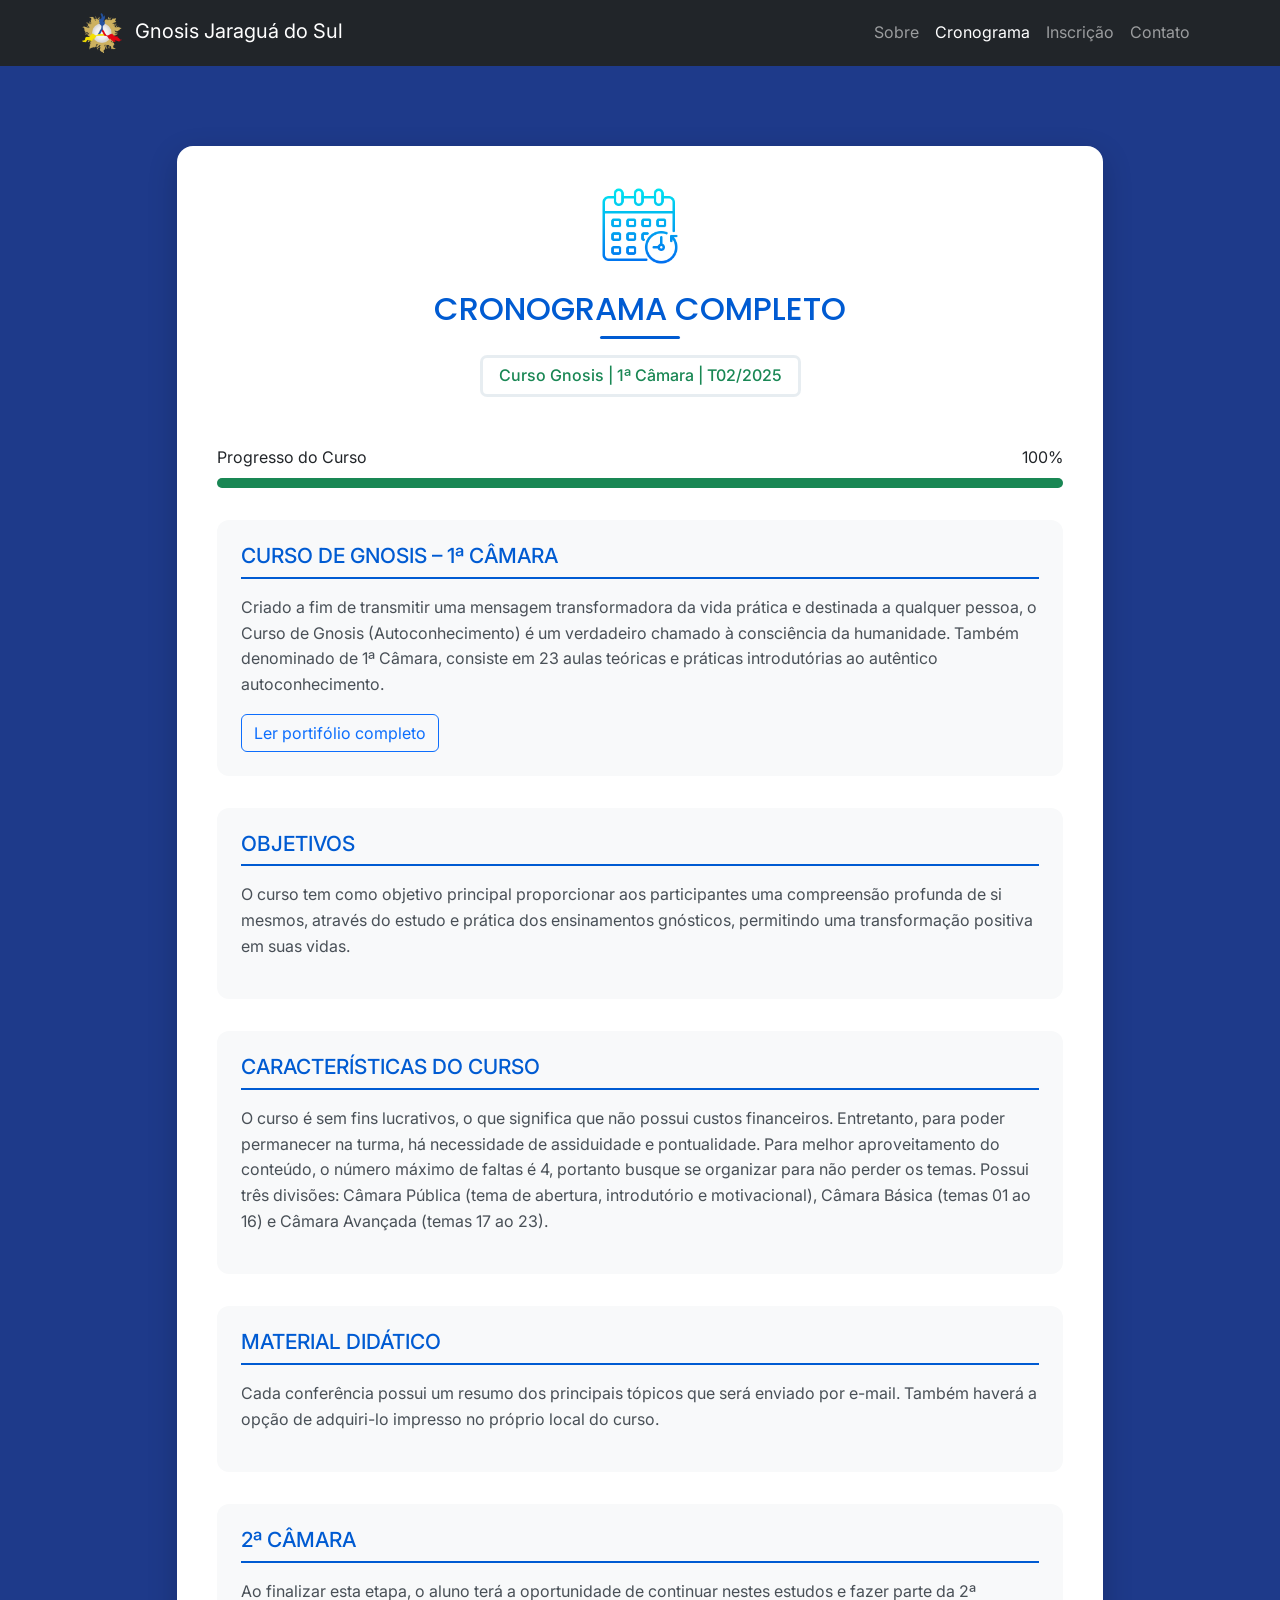
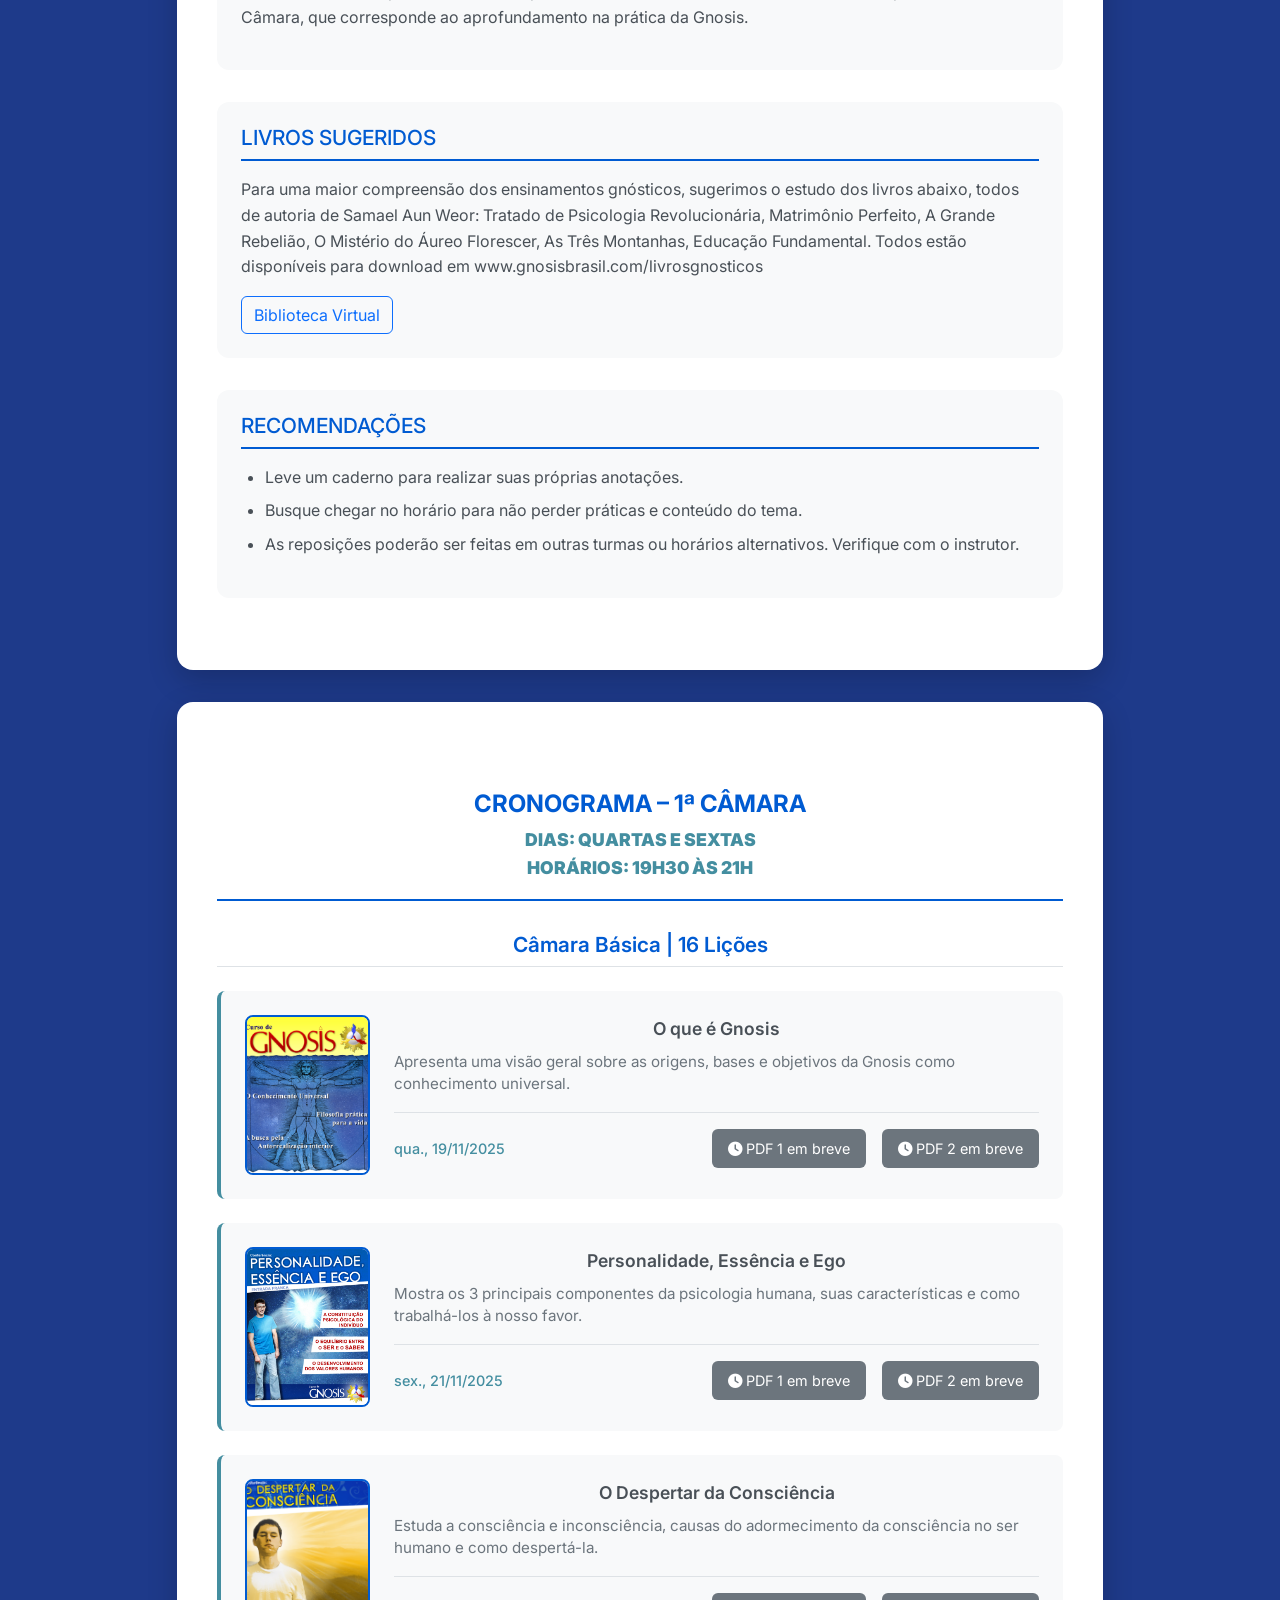
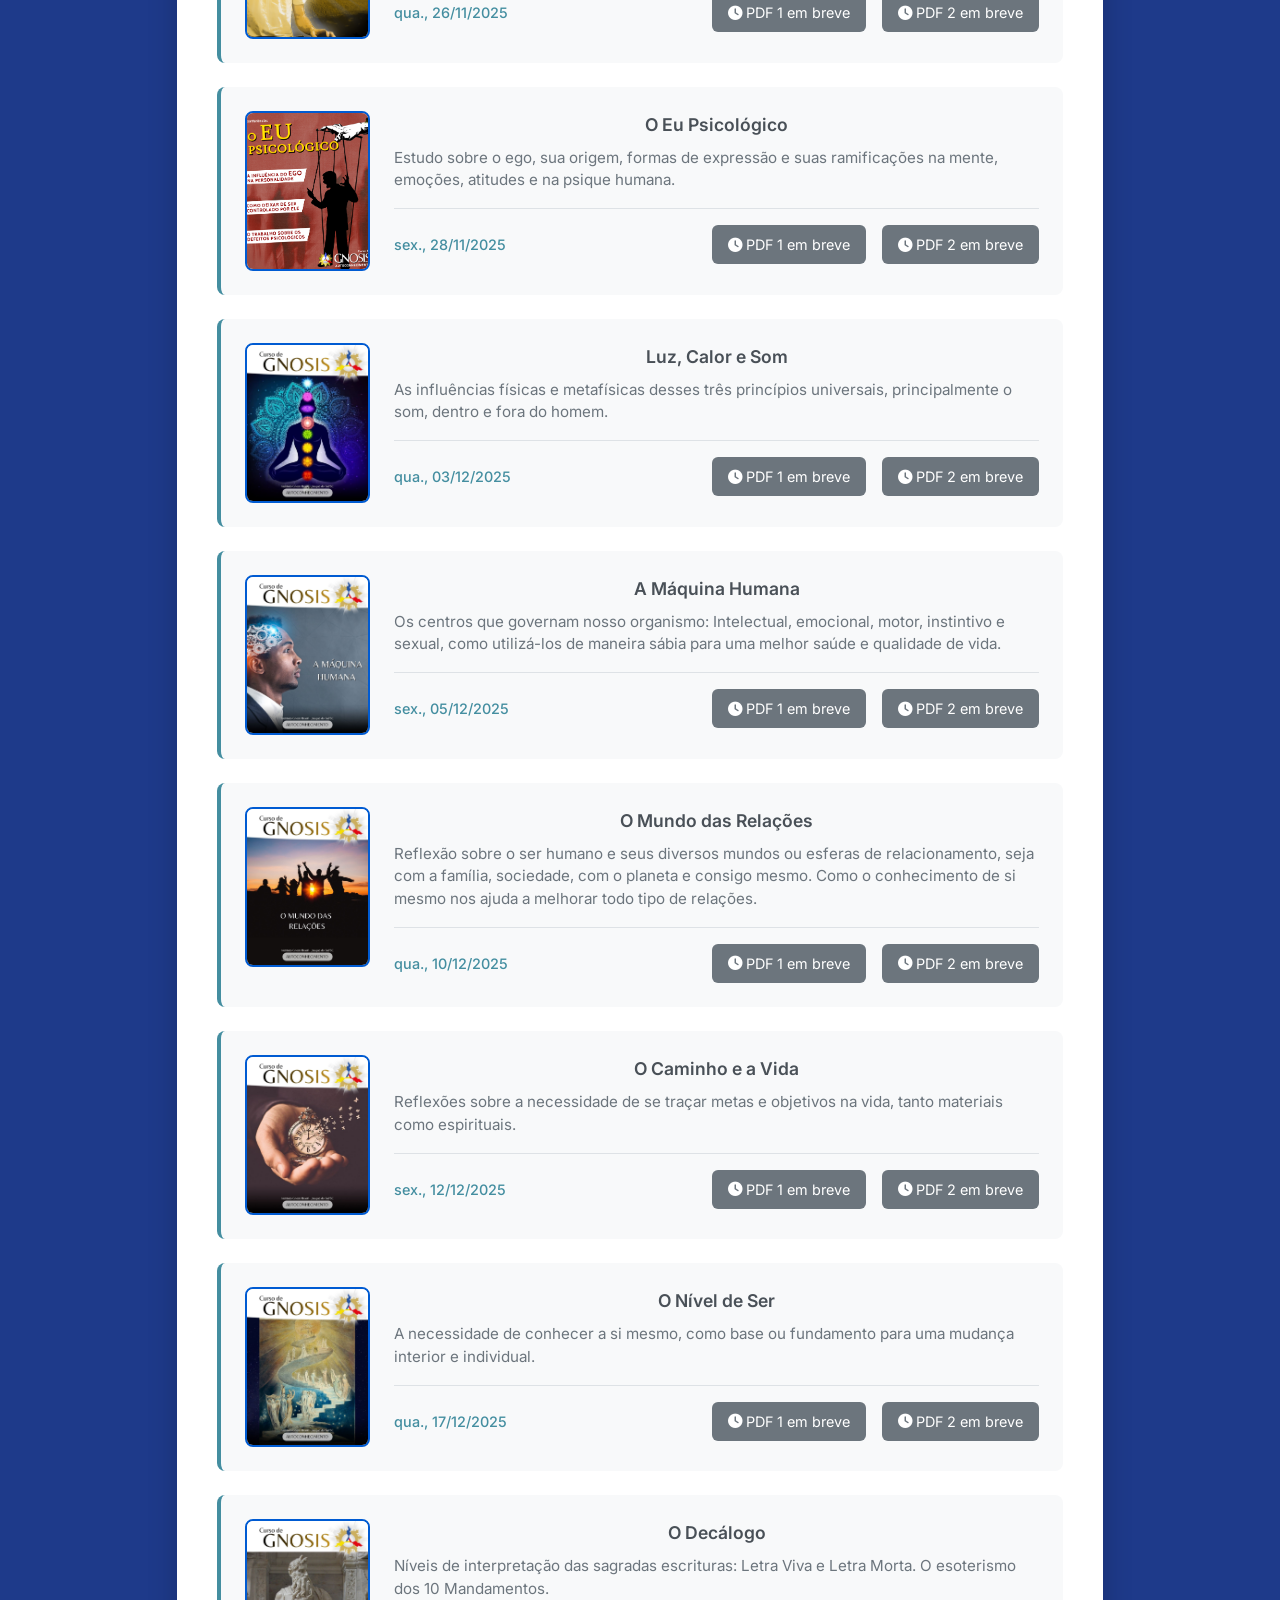
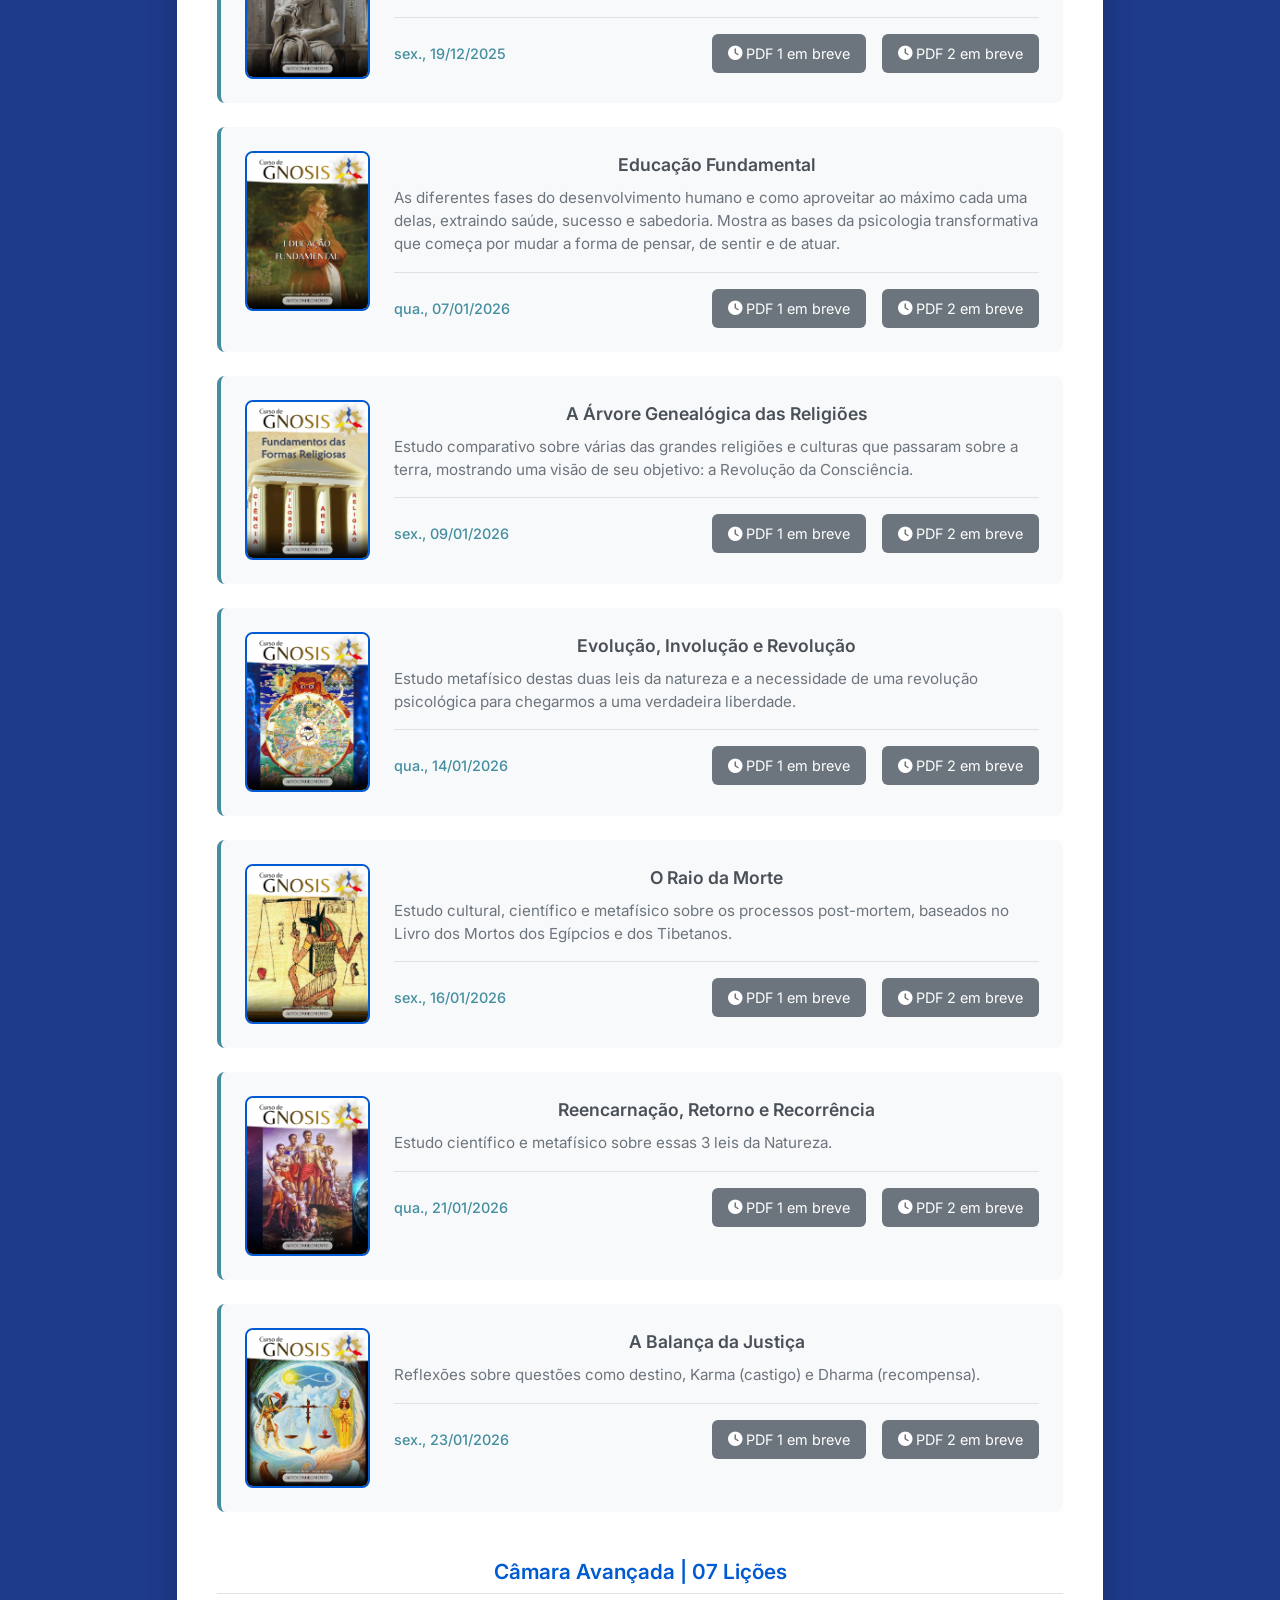
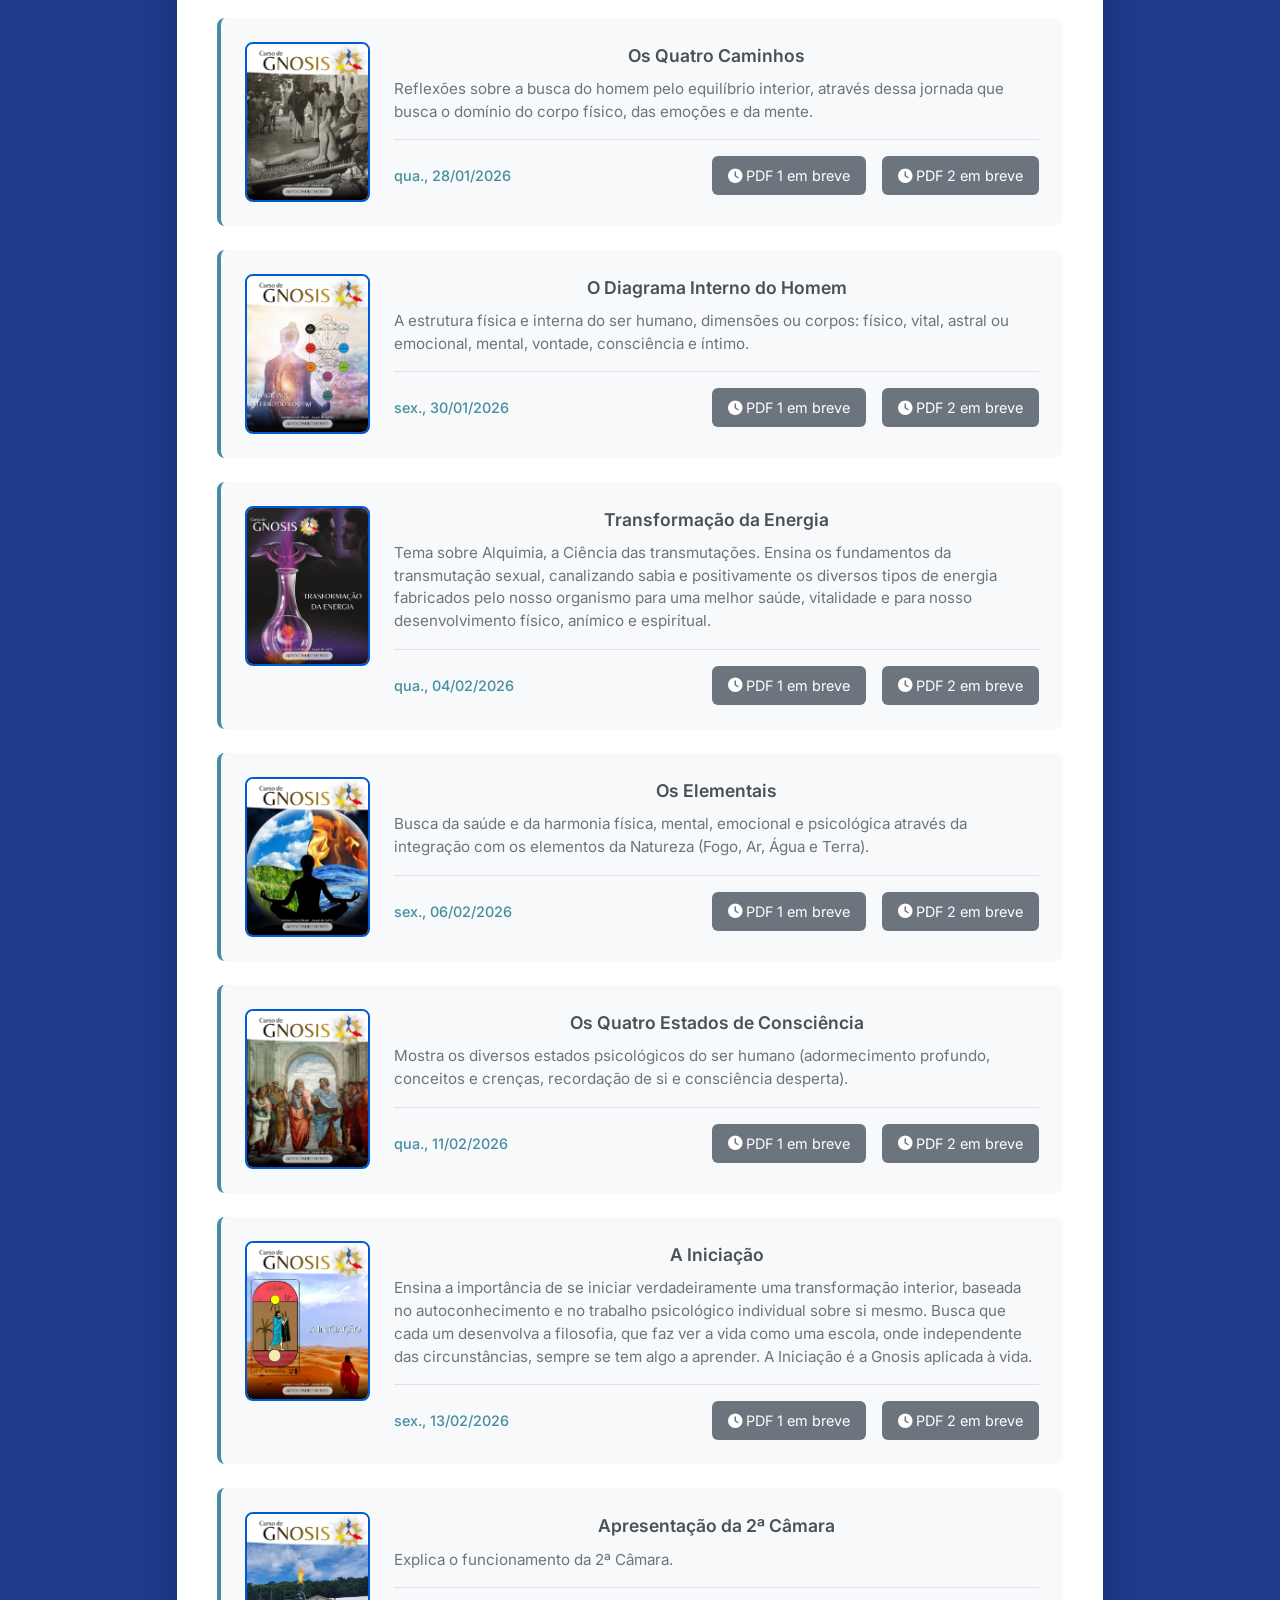
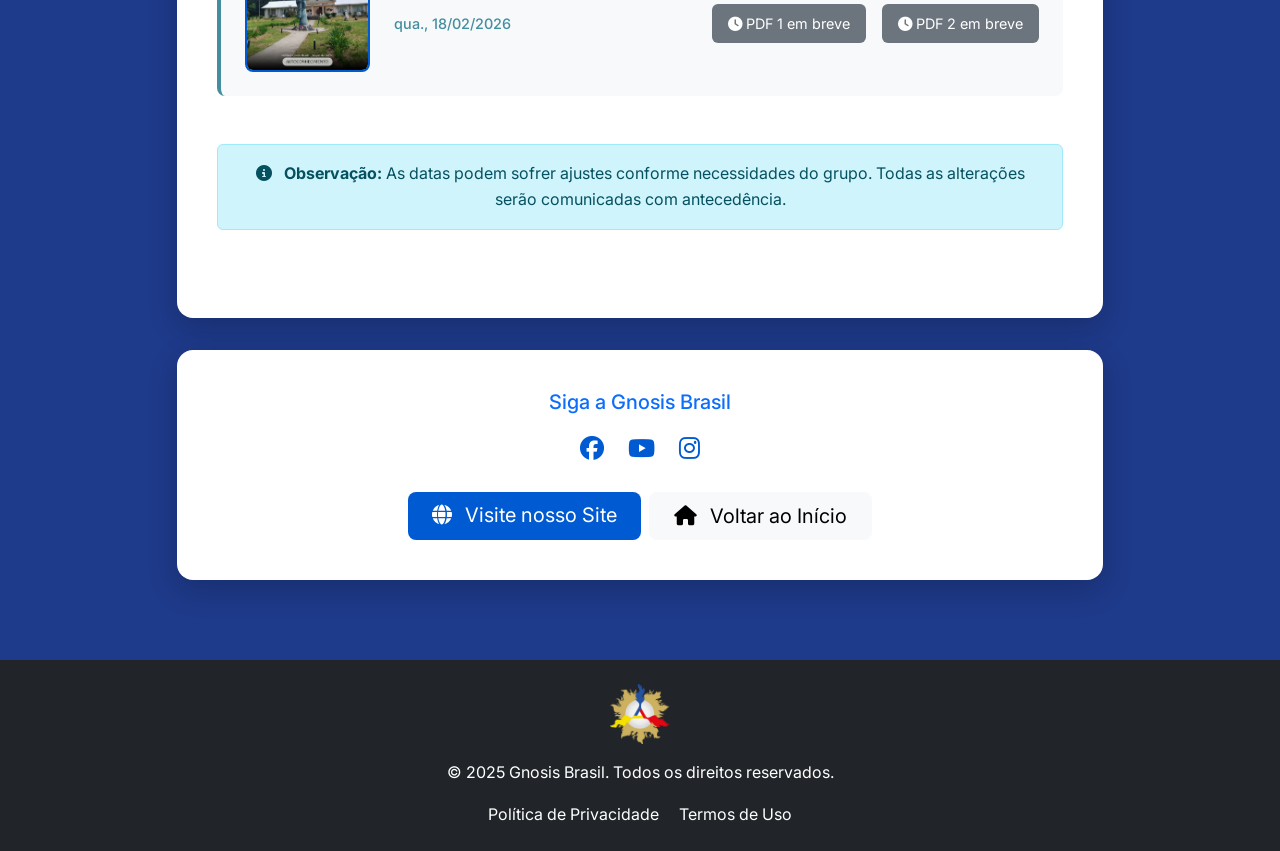
<file: cronograma.html>
<!DOCTYPE html>
<html lang="pt-br">
<head>
  <meta charset="UTF-8">
  <meta name="viewport" content="width=device-width, initial-scale=1.0">
  <title>Cronograma Completo – Gnosis Jaraguá do Sul</title>

  <link href="https://cdn.jsdelivr.net/npm/bootstrap@5.3.0/dist/css/bootstrap.min.css" rel="stylesheet">
  <link rel="stylesheet" href="https://cdnjs.cloudflare.com/ajax/libs/font-awesome/6.4.0/css/all.min.css">
  <link href="https://fonts.googleapis.com/css2?family=Inter:wght@400;500;600&family=Poppins:wght@500;600;700&display=swap" rel="stylesheet">
  <link rel="icon" href="https://gnosisbrasil.com/wp-content/uploads/2020/07/cropped-logo-sol-7-32x32.webp" type="image/webp">

  <style>
    :root {
      --color-primary: #005bd2;
      --color-dark-bg: #1e3a8a;
      --color-text-light: #ffffff;
      --color-accent: #448ea0;
      --color-success: #198754;
      --font-base: 'Inter', sans-serif;
      --font-heading: 'Poppins', sans-serif;
    }

    body {
      font-family: var(--font-base);
      background-color: var(--color-dark-bg);
      color: var(--color-text-light);
      line-height: 1.6;
    }

    /* Card central */
    .confirmation-card {
      background-color: #fff;
      border-radius: 1rem;
      color: #212529;
      padding: 2.5rem;
      box-shadow: 0 10px 30px rgba(0,0,0,0.2);
      text-align: center;
      animation: fadeIn 1s ease-in-out;
      margin: 2rem 0;
    }

    /* Animação fade-in */
    @keyframes fadeIn {
      from { opacity: 0; transform: translateY(20px); }
      to { opacity: 1; transform: translateY(0); }
    }

    h1.title-main {
      font-family: var(--font-heading);
      font-size: 2rem;
      text-transform: uppercase;
      color: var(--color-primary);
      margin-bottom: 0.5rem;
    }

    h2.subtitle {
      font-family: var(--font-base);
      font-size: 1.00rem;
      color: var(--color-success);
      margin-bottom: 1rem;
      border-style: solid;
      border-radius: 7px;
      padding: 2px;
      border-color: rgba(0, 64, 106, 0.094);
      display: inline-block;
      padding: 8px 16px;
    }

    .divider {
      width: 80px;
      height: 3px;
      background-color: var(--color-primary);
      margin: 0 auto 1rem auto;
      border-radius: 3px;
    }

    .lead {
      font-size: 1rem;
      margin-bottom: 1.5rem;
    }

    .details-box {
      padding: 1.5rem;
      border-radius: 0.75rem;
      margin-bottom: 1.5rem;
    }

    .details-box {
      background-color: #f8f9fa;
      text-align: left;
      color: #212529;
    }

    .details-box h5 {
      color: var(--color-primary);
      margin-bottom: 0.75rem;
    }

    .info-grid {
      display: grid;
      grid-template-columns: repeat(auto-fit, minmax(250px, 1fr));
      gap: 1rem;
      margin-top: 1rem;
    }

    .info-card {
      background: white;
      border-radius: 8px;
      padding: 1rem;
      box-shadow: 0 2px 8px rgba(0,0,0,0.1);
      border-left: 4px solid var(--color-primary);
      transition: transform 0.3s ease;
    }

    .info-card:hover {
      transform: translateY(-5px);
    }

    .info-card h6 {
      color: var(--color-primary);
      margin-bottom: 0.5rem;
      font-weight: 600;
    }

    .info-card p {
      margin-bottom: 0;
      font-size: 0.9rem;
    }

    .info-icon {
      color: var(--color-primary);
      margin-right: 0.5rem;
    }

    .social-icon {
      font-size: 1.5rem;
      margin: 0 10px;
      color: var(--color-primary);
      transition: all 0.3s ease;
    }

    .social-icon:hover {
      transform: translateY(-3px);
      color: #5a32a8;
    }

    .btn-gnosis {
      background-color: var(--color-primary);
      color: #fff;
      border: none;
      transition: all 0.3s ease;
    }

    .btn-gnosis:hover {
      background-color: #323aa8;
      transform: scale(1.05);
    }

    /* Estilos para o cronograma */
    .schedule-section {
      margin: 3rem 0;
    }

    .schedule-header {
      text-align: center;
      margin-bottom: 2rem;
      padding-bottom: 1rem;
      border-bottom: 2px solid var(--color-primary);
    }

    .schedule-title {
      color: var(--color-primary);
      font-weight: 700;
      font-size: 1.5rem;
      margin-bottom: 0.5rem;
    }

    .schedule-subtitle {
      color: var(--color-accent);
      font-weight: 600;
      font-size: 1.1rem;
    }

    .chamber-section {
      margin-bottom: 3rem;
    }

    .chamber-title {
      color: var(--color-primary);
      font-weight: 600;
      font-size: 1.3rem;
      margin-bottom: 1.5rem;
      padding-bottom: 0.5rem;
      border-bottom: 1px solid #dee2e6;
    }

    .schedule-item {
      background: #f8f9fa;
      border-radius: 8px;
      padding: 1.5rem;
      margin-bottom: 1.5rem;
      border-left: 4px solid var(--color-accent);
      transition: all 0.3s ease;
      display: flex;
      align-items: flex-start;
    }

    .schedule-item:hover {
      transform: translateX(5px);
      box-shadow: 0 5px 15px rgba(0,0,0,0.1);
    }

    .schedule-image {
      width: 125px;
      height: 160px;
      border-radius: 8px;
      object-fit: cover;
      margin-right: 1.5rem;
      flex-shrink: 0;
      border: 2px solid var(--color-primary);
    }

    .schedule-content {
      flex: 1;
    }

    .schedule-header-row {
      display: flex;
      justify-content: space-between;
      align-items: flex-start;
      margin-bottom: 0.5rem;
    }

    .schedule-topic {
      color: #495057;
      margin-bottom: 0;
      font-weight: 600;
      font-size: 1.1rem;
      flex: 1;
    }

    .schedule-description {
      color: #6c757d;
      margin-bottom: 1rem;
      line-height: 1.5;
      font-size: 0.95rem;
      text-align: left; /* Alinhamento à esquerda adicionado */
    }

    .schedule-footer {
      display: flex;
      justify-content: space-between;
      align-items: center;
      margin-top: 1rem;
      padding-top: 1rem;
      border-top: 1px solid #dee2e6;
    }

    .schedule-date {
      color: var(--color-accent);
      font-size: 0.9rem;
      font-weight: 500;
    }

    .btn-material {
      background-color: var(--color-primary);
      color: white;
      border: none;
      border-radius: 6px;
      padding: 0.5rem 1rem;
      display: flex;
      align-items: center;
      justify-content: center;
      transition: all 0.3s ease;
      font-size: 0.9rem;
      text-decoration: none;
      margin-right: 0.5rem;
    }

    .btn-material:hover {
      background-color: var(--color-accent);
      transform: scale(1.05);
      color: white;
    }

    .btn-material-secondary {
      background-color: var(--color-accent);
      color: white;
      border: none;
      border-radius: 6px;
      padding: 0.5rem 1rem;
      display: flex;
      align-items: center;
      justify-content: center;
      transition: all 0.3s ease;
      font-size: 0.9rem;
      text-decoration: none;
    }

    .btn-material-secondary:hover {
      background-color: var(--color-primary);
      transform: scale(1.05);
      color: white;
    }

    .btn-material:disabled, .btn-material-secondary:disabled {
      background-color: #6c757d;
      cursor: not-allowed;
      transform: none;
    }

    .material-buttons {
      display: flex;
      gap: 0.5rem;
    }

    .hero-section {
      background: linear-gradient(rgba(0, 0, 0, 0.7), rgba(0, 0, 0, 0.7)), url('https://gnosisbrasil.com/wp-content/uploads/2020/07/gnosis-brasil-banner.jpg');
      background-size: cover;
      color: white;
      padding: 100px 0;
      text-align: center;
    }

    .btn-whatsapp {
      background-color: #25D366;
      color: white;
    }

    .feature-icon {
      font-size: 2.5rem;
      margin-bottom: 1rem;
      color: #6f42c1;
    }

    .navbar-brand img {
      height: 40px;
    }

    .astral {
      font-family: 'Amontillados', serif;
      font-weight: normal !important;
      font-size: clamp(2rem, 8vw, 10rem);
    }

    /* Estilos para a barra de progresso */
    .progress-container {
      margin: 2rem 0;
    }

    .progress-label {
      display: flex;
      justify-content: space-between;
      margin-bottom: 0.5rem;
    }

    .progress {
      height: 10px;
      border-radius: 5px;
    }

    /* Layout horizontal para informações importantes */
    .horizontal-info {
      display: flex;
      flex-wrap: wrap;
      gap: 1rem;
      margin-top: 1rem;
    }

    .horizontal-info .info-card {
      flex: 1;
      min-width: 200px;
    }

    /* Estilos para seções informativas */
    .info-section {
      margin: 2rem 0;
      padding: 1.5rem;
      background-color: #f8f9fa;
      border-radius: 0.75rem;
      text-align: left;
    }

    .info-section h3 {
      color: var(--color-primary);
      font-size: 1.3rem;
      margin-bottom: 1rem;
      border-bottom: 2px solid var(--color-primary);
      padding-bottom: 0.5rem;
    }

    .info-section p {
      color: #495057;
      margin-bottom: 1rem;
      line-height: 1.6;
    }

    .info-section ul {
      padding-left: 1.5rem;
      color: #495057;
    }

    .info-section li {
      margin-bottom: 0.5rem;
    }

    /* Melhorias para dispositivos móveis */
    @media (max-width: 768px) {
      .confirmation-card { 
        padding: 1.5rem; 
        margin: 1rem 0;
      }
      h1.title-main { 
        font-size: 1.7rem; 
      }
      h2.subtitle { 
        font-size: 1.1rem; 
      }
      .info-grid { 
        grid-template-columns: 1fr; 
      }
      .schedule-item { 
        flex-direction: column; 
      }
      .schedule-image {
        width: 100%;
        height: 325px;
        margin-right: 0;
        margin-bottom: 1rem;
      }
      .schedule-header-row {
        flex-direction: column;
      }
      .schedule-footer {
        flex-direction: column;
        align-items: flex-start;
        gap: 1rem;
      }
      .navbar-brand {
        font-size: 0.9rem;
      }
      .horizontal-info .info-card {
        min-width: 100%;
      }
      .material-buttons {
        flex-direction: column;
        width: 100%;
      }
      .btn-material, .btn-material-secondary {
        width: 100%;
        margin-right: 0;
      }
    }

    /* Melhorias para impressão */
    @media print {
      .navbar, .btn-material, .btn-material-secondary, .social-media, footer {
        display: none !important;
      }
      .confirmation-card {
        box-shadow: none;
        border: 1px solid #ddd;
      }
    }
  </style>
</head>

<body>

<nav class="navbar navbar-expand-lg navbar-dark bg-dark sticky-top">
  <div class="container">
    <a class="navbar-brand" href="#">
      <img src="img/cropped-logo-sol-7.webp" alt="Logo Gnosis" class="me-2">
      Gnosis Jaraguá do Sul
    </a>
    <button class="navbar-toggler" type="button" data-bs-toggle="collapse" data-bs-target="#navbarNav">
      <span class="navbar-toggler-icon"></span>
    </button>
    <div class="collapse navbar-collapse" id="navbarNav">
      <ul class="navbar-nav ms-auto">
        <li class="nav-item">
          <a class="nav-link" href="https://gnosisbrasil.com/quem-somos/">Sobre</a>
        </li>
        <li class="nav-item">
          <a class="nav-link active" href="conograma.html">Cronograma</a>
        </li>
        <li class="nav-item">
          <a class="nav-link" href="index.html">Inscrição</a>
        </li>
        <li class="nav-item">
          <a class="nav-link" href="#contact">Contato</a>
        </li>
      </ul>
    </div>
  </div>
</nav>

<section class="py-5">
  <div class="container">
    <div class="row justify-content-center">
      <div class="col-lg-10">
        <div class="confirmation-card">
          <div class="mb-4">
            <img src="img/2343637.png" alt="Logo Gnosis" style="height: 80px;">
          </div>
          <h1 class="title-main">Cronograma Completo</h1>
          <div class="divider"></div>
          <h2 class="subtitle">Curso Gnosis | 1ª Câmara | T02/2025</h2>
          
          <!-- Barra de progresso do curso -->
          <div class="progress-container">
            <div class="progress-label">
              <span>Progresso do Curso</span>
              <span id="progress-percentage">0%</span>
            </div>
            <div class="progress">
              <div id="course-progress" class="progress-bar bg-success" role="progressbar" style="width: 0%" aria-valuenow="0" aria-valuemin="0" aria-valuemax="100"></div>
            </div>
          </div>
          
          <!-- Seções informativas reorganizadas -->
          <div class="info-section">
            <h3>CURSO DE GNOSIS – 1ª CÂMARA</h3>
            <p>Criado a fim de transmitir uma mensagem transformadora da vida prática e destinada a qualquer pessoa, o Curso de Gnosis (Autoconhecimento) é um verdadeiro chamado à consciência da humanidade. Também denominado de 1ª Câmara, consiste em 23 aulas teóricas e práticas introdutórias ao autêntico autoconhecimento.</p>
            <a target="_blank" href="https://gnosisbrasil.com/quem-somos/" class="btn btn-outline-primary">Ler portifólio completo</a>
          </div>

          <div class="info-section">
            <h3>OBJETIVOS</h3>
            <p>O curso tem como objetivo principal proporcionar aos participantes uma compreensão profunda de si mesmos, através do estudo e prática dos ensinamentos gnósticos, permitindo uma transformação positiva em suas vidas.</p>
          </div>

          <div class="info-section">
            <h3>CARACTERÍSTICAS DO CURSO</h3>
            <p>O curso é sem fins lucrativos, o que significa que não possui custos financeiros. Entretanto, para poder permanecer na turma, há necessidade de assiduidade e pontualidade. Para melhor aproveitamento do conteúdo, o número máximo de faltas é 4, portanto busque se organizar para não perder os temas. Possui três divisões: Câmara Pública (tema de abertura, introdutório e motivacional), Câmara Básica (temas 01 ao 16) e Câmara Avançada (temas 17 ao 23).</p>
          </div>

          <div class="info-section">
            <h3>MATERIAL DIDÁTICO</h3>
            <p>Cada conferência possui um resumo dos principais tópicos que será enviado por e-mail. Também haverá a opção de adquiri-lo impresso no próprio local do curso.</p>
          </div>

          <div class="info-section">
            <h3>2ª CÂMARA</h3>
            <p>Ao finalizar esta etapa, o aluno terá a oportunidade de continuar nestes estudos e fazer parte da 2ª Câmara, que corresponde ao aprofundamento na prática da Gnosis.</p>
          </div>

          <div class="info-section">
            <h3>LIVROS SUGERIDOS</h3>
            <p>Para uma maior compreensão dos ensinamentos gnósticos, sugerimos o estudo dos livros abaixo, todos de autoria de Samael Aun Weor: Tratado de Psicologia Revolucionária, Matrimônio Perfeito, A Grande Rebelião, O Mistério do Áureo Florescer, As Três Montanhas, Educação Fundamental. Todos estão disponíveis para download em www.gnosisbrasil.com/livrosgnosticos</p>
            <a target="_blank" href="https://gnosisbrasil.com/livros/" class="btn btn-outline-primary">Biblioteca Virtual</a>
          </div>

          <div class="info-section">
            <h3>RECOMENDAÇÕES</h3>
            <ul>
              <li>Leve um caderno para realizar suas próprias anotações.</li>
              <li>Busque chegar no horário para não perder práticas e conteúdo do tema.</li>
              <li>As reposições poderão ser feitas em outras turmas ou horários alternativos. Verifique com o instrutor.</li>
            </ul>
          </div>
        </div>

        <!-- Cronograma exibido diretamente na página -->
        <div class="confirmation-card">
          <div class="schedule-section">
            <div class="schedule-header">
              <h4 class="schedule-title">CRONOGRAMA – 1ª CÂMARA</h4>
              <div class="schedule-subtitle">
                <div><strong>DIAS: QUARTAS E SEXTAS</strong></div>
                <div><strong>HORÁRIOS: 19H30 ÀS 21H</strong></div>
              </div>
            </div>

            <div class="chamber-section">
              <h5 class="chamber-title">Câmara Básica | 16 Lições</h5>
              <div id="basicChamberDates">
                <!-- Conteúdo gerado dinamicamente -->
              </div>
            </div>

            <div class="chamber-section">
              <h5 class="chamber-title">Câmara Avançada | 07 Lições</h5>
              <div id="advancedChamberDates">
                <!-- Conteúdo gerado dinamicamente -->
              </div>
            </div>

            <div class="alert alert-info mt-4">
              <i class="fas fa-info-circle me-2"></i>
              <strong>Observação:</strong> As datas podem sofrer ajustes conforme necessidades do grupo. 
              Todas as alterações serão comunicadas com antecedência.
            </div>
          </div>
        </div>

        <div class="confirmation-card text-center">
          <div class="social-media mb-4">
            <h5 class="text-primary mb-3">Siga a Gnosis Brasil</h5>
            <a href="https://www.facebook.com/gnosisbrasil/" target="_blank" class="social-icon"><i class="fab fa-facebook"></i></a>
            <a href="https://www.youtube.com/gnosisbrasilcanal" target="_blank" class="social-icon"><i class="fab fa-youtube"></i></a>
            <a href="https://www.instagram.com/gnosisbrasil" target="_blank" class="social-icon"><i class="fab fa-instagram"></i></a>
          </div>

          <div class="d-grid gap-2 d-sm-flex justify-content-sm-center">
            <a href="https://gnosisbrasil.com" class="btn btn-gnosis btn-lg px-4"><i class="fas fa-globe me-2"></i> Visite nosso Site</a>
            <a href="index.html" class="btn btn-light btn-lg px-4"><i class="fas fa-home me-2"></i> Voltar ao Início</a>
          </div>
        </div>
      </div>
    </div>
  </div>
</section>

<footer class="py-4 bg-dark text-white text-center">
  <div class="container">
    <div class="mb-3">
      <img src="img/cropped-logo-sol-7.webp" alt="Logo Gnosis" style="height: 60px;">
    </div>
    <p>&copy; 2025 Gnosis Brasil. Todos os direitos reservados.</p>
    <p class="mb-0">
      <a href="https://gnosisbrasil.com/politica-de-privacidade/" class="text-white text-decoration-none me-3">Política de Privacidade</a>
      <a href="https://gnosisbrasil.com/termos-de-uso/" class="text-white text-decoration-none">Termos de Uso</a>
    </p>
  </div>
</footer>

<script src="https://cdn.jsdelivr.net/npm/bootstrap@5.3.0/dist/js/bootstrap.bundle.min.js"></script>

<script>
  // Links das aulas
  const lessonLinks = {
    1: "",
    2: "",
    3: "",
    4: "",
    5: "",
    6: "",
    7: "",
    8: "",
    9: "",
    10: "",
    11: "",
    12: "",
    13: "",
    14: "",
    15: "",
    16: ""
  };

  // Links para o segundo PDF de cada aula
  const lessonLinksSecondary = {
    1: "",
    2: "",
    3: "",
    4: "",
    5: "",
    6: "",
    7: "",
    8: "",
    9: "",
    10: "",
    11: "",
    12: "",
    13: "",
    14: "",
    15: "",
    16: ""
  };

  // Descrições das aulas
 const lessonDescriptions = {
    1: "Apresenta uma visão geral sobre as origens, bases e objetivos da Gnosis como conhecimento universal.",
    2: "Mostra os 3 principais componentes da psicologia humana, suas características e como trabalhá-los à nosso favor.",
    3: "Estuda a consciência e inconsciência, causas do adormecimento da consciência no ser humano e como despertá-la.",
    4: "Estudo sobre o ego, sua origem, formas de expressão e suas ramificações na mente, emoções, atitudes e na psique humana.",
    5: "As influências físicas e metafísicas desses três princípios universais, principalmente o som, dentro e fora do homem.",
    6: "Os centros que governam nosso organismo: Intelectual, emocional, motor, instintivo e sexual, como utilizá-los de maneira sábia para uma melhor saúde e qualidade de vida.",
    7: "Reflexão sobre o ser humano e seus diversos mundos ou esferas de relacionamento, seja com a família, sociedade, com o planeta e consigo mesmo. Como o conhecimento de si mesmo nos ajuda a melhorar todo tipo de relações.",
    8: "Reflexões sobre a necessidade de se traçar metas e objetivos na vida, tanto materiais como espirituais.",
    9: "A necessidade de conhecer a si mesmo, como base ou fundamento para uma mudança interior e individual.",
    10: "Níveis de interpretação das sagradas escrituras: Letra Viva e Letra Morta. O esoterismo dos 10 Mandamentos.",
    11: "As diferentes fases do desenvolvimento humano e como aproveitar ao máximo cada uma delas, extraindo saúde, sucesso e sabedoria. Mostra as bases da psicologia transformativa que começa por mudar a forma de pensar, de sentir e de atuar.",
    12: "Estudo comparativo sobre várias das grandes religiões e culturas que passaram sobre a terra, mostrando uma visão de seu objetivo: a Revolução da Consciência.",
    13: "Estudo metafísico destas duas leis da natureza e a necessidade de uma revolução psicológica para chegarmos a uma verdadeira liberdade.",
    14: "Estudo cultural, científico e metafísico sobre os processos post-mortem, baseados no Livro dos Mortos dos Egípcios e dos Tibetanos.",
    15: "Estudo científico e metafísico sobre essas 3 leis da Natureza.",
    16: "Reflexões sobre questões como destino, Karma (castigo) e Dharma (recompensa).",
    17: "Reflexões sobre a busca do homem pelo equilíbrio interior, através dessa jornada que busca o domínio do corpo físico, das emoções e da mente.",
    18: "A estrutura física e interna do ser humano, dimensões ou corpos: físico, vital, astral ou emocional, mental, vontade, consciência e íntimo.",
    19: "Tema sobre Alquimia, a Ciência das transmutações. Ensina os fundamentos da transmutação sexual, canalizando sabia e positivamente os diversos tipos de energia fabricados pelo nosso organismo para uma melhor saúde, vitalidade e para nosso desenvolvimento físico, anímico e espiritual.",
    20: "Busca da saúde e da harmonia física, mental, emocional e psicológica através da integração com os elementos da Natureza (Fogo, Ar, Água e Terra).",
    21: "Mostra os diversos estados psicológicos do ser humano (adormecimento profundo, conceitos e crenças, recordação de si e consciência desperta).",
    22: "Ensina a importância de se iniciar verdadeiramente uma transformação interior, baseada no autoconhecimento e no trabalho psicológico individual sobre si mesmo. Busca que cada um desenvolva a filosofia, que faz ver a vida como uma escola, onde independente das circunstâncias, sempre se tem algo a aprender. A Iniciação é a Gnosis aplicada à vida.",
    23: "Explica o funcionamento da 2ª Câmara."
};
  // Imagens para cada aula
  const lessonImages = {
    1: "img/Curso de Gnosis 04.jpg",
    2: "img/Personalidade, Essência e Ego 03.jpg",
    3: "img/O Despertar da Consciência 02.jpg",
    4: "img/O Eu Psicológico 02.jpg",
    5: "img/05. Luz, Calor e Som.jpg",
    6: "img/shutterstock_1336371356.jpg",
    7: "img/licao07.jpg",
    8: "img/licao8.jpg",
    9: "img/1f6dabc7e410fd988a3764d04f50aa8f.jpg",
    10: "img/moises_michelangelo 01.jpg",
    11: "img/eea26514a339878a92c6b7f1cd789608.jpg",
    12: "img/jesus cristo.jpg",
    13: "img/Representação budista da Roda do Samsara.jpg",
    14: "img/karma-saude.jpg",
    15: "img/retorno.jpg",
    16: "img/libra_Johfra.jpg",
    17: "img/faquir.jpg",
    18: "img/Post para Instagram Limites Saudáveis.jpg",
    19: "img/transmutacao.jpg",
    20: "img/196d8450312a3d74f29b654b60efaed5.jpg",
    21: "img/81ef50d66f9651d2112bb379e942fbda.jpg",
    22: "img/Post paraj Instagram Limites Saudáveis.jpg",
    23: "img/Post para Instagrammn Limites Saudáveis.jpg"
  };

  // Conteúdo das palestras
  const basicChamber = [
    "O que é Gnosis",
    "Personalidade, Essência e Ego",
    "O Despertar da Consciência",
    "O Eu Psicológico",
    "Luz, Calor e Som",
    "A Máquina Humana",
    "O Mundo das Relações",
    "O Caminho e a Vida",
    "O Nível de Ser",
    "O Decálogo",
    "Educação Fundamental",
    "A Árvore Genealógica das Religiões",
    "Evolução, Involução e Revolução",
    "O Raio da Morte",
    "Reencarnação, Retorno e Recorrência",
    "A Balança da Justiça"
  ];

  const advancedChamber = [
    "Os Quatro Caminhos",
    "O Diagrama Interno do Homem",
    "Transformação da Energia",
    "Os Elementais",
    "Os Quatro Estados de Consciência",
    "A Iniciação",
    "Apresentação da 2ª Câmara"
  ];

  // DATAS ATUALIZADAS CONFORME SOLICITADO
  // Aulas às quartas e sextas, começando em 19/11/2025
  const scheduleDates = [
    new Date('2025-11-19T19:30:00'), // 1 - qua
    new Date('2025-11-21T19:30:00'), // 2 - sex
    new Date('2025-11-26T19:30:00'), // 3 - qua
    new Date('2025-11-28T19:30:00'), // 4 - sex
    new Date('2025-12-03T19:30:00'), // 5 - qua
    new Date('2025-12-05T19:30:00'), // 6 - sex
    new Date('2025-12-10T19:30:00'), // 7 - qua
    new Date('2025-12-12T19:30:00'), // 8 - sex
    new Date('2025-12-17T19:30:00'), // 9 - qua
    new Date('2025-12-19T19:30:00'), // 10 - sex
    new Date('2026-01-07T19:30:00'), // 11 - qua
    new Date('2026-01-09T19:30:00'), // 12 - sex
    new Date('2026-01-14T19:30:00'), // 13 - qua
    new Date('2026-01-16T19:30:00'), // 14 - sex
    new Date('2026-01-21T19:30:00'), // 15 - qua
    new Date('2026-01-23T19:30:00'), // 16 - sex
    new Date('2026-01-28T19:30:00'), // 17 - qua
    new Date('2026-01-30T19:30:00'), // 18 - sex
    new Date('2026-02-04T19:30:00'), // 19 - qua
    new Date('2026-02-06T19:30:00'), // 20 - sex
    new Date('2026-02-11T19:30:00'), // 21 - qua
    new Date('2026-02-13T19:30:00'), // 22 - sex
    new Date('2026-02-18T19:30:00')  // 23 - qua
  ];

  // Função para formatar data no formato brasileiro
  function formatDateForDisplay(date) {
    const options = { weekday: 'short', day: '2-digit', month: '2-digit', year: 'numeric' };
    return date.toLocaleDateString('pt-BR', options);
  }

  // Função para atualizar a barra de progresso
  function updateProgressBar() {
    const today = new Date();
    const startDate = new Date('2025-11-19T19:30:00');
    const endDate = new Date('2026-02-18T19:30:00');
    
    // Calcular progresso baseado na data atual
    const totalDuration = endDate - startDate;
    const elapsed = today - startDate;
    
    let progressPercentage = Math.min(Math.max((elapsed / totalDuration) * 100, 0), 100);
    
    // Se o curso ainda não começou
    if (today < startDate) {
      progressPercentage = 0;
    }
    
    // Se o curso já terminou
    if (today > endDate) {
      progressPercentage = 100;
    }
    
    // Atualizar a barra de progresso
    const progressBar = document.getElementById('course-progress');
    const progressPercentageText = document.getElementById('progress-percentage');
    
    progressBar.style.width = `${progressPercentage}%`;
    progressBar.setAttribute('aria-valuenow', progressPercentage);
    progressPercentageText.textContent = `${Math.round(progressPercentage)}%`;
  }

  // Função para renderizar o cronograma
  function renderSchedule() {
    const basicContainer = document.getElementById('basicChamberDates');
    const advancedContainer = document.getElementById('advancedChamberDates');

    // Renderizar Câmara Básica (16 primeiras aulas)
    basicChamber.forEach((topic, index) => {
      const lessonNumber = index + 1;
      const scheduleItem = document.createElement('div');
      scheduleItem.className = 'schedule-item';
      scheduleItem.innerHTML = `
        <img src="${lessonImages[lessonNumber]}" alt="${topic}" class="schedule-image">
        <div class="schedule-content">
          <div class="schedule-header-row">
            <div class="schedule-topic">${topic}</div>
          </div>
          <div class="schedule-description">${lessonDescriptions[lessonNumber]}</div>
          <div class="schedule-footer">
            <div class="schedule-date">${formatDateForDisplay(scheduleDates[index])}</div>
            <div class="material-buttons">
              ${lessonLinks[lessonNumber] ? 
                `<a href="${lessonLinks[lessonNumber]}" target="_blank" class="btn-material">
                  <i class="fas fa-file-pdf me-1"></i>PDF 1
                </a>` : 
                '<button class="btn-material" disabled><i class="fas fa-clock me-1"></i>PDF 1 em breve</button>'
              }
              ${lessonLinksSecondary[lessonNumber] ? 
                `<a href="${lessonLinksSecondary[lessonNumber]}" target="_blank" class="btn-material-secondary">
                  <i class="fas fa-file-pdf me-1"></i>PDF 2
                </a>` : 
                '<button class="btn-material-secondary" disabled><i class="fas fa-clock me-1"></i>PDF 2 em breve</button>'
              }
            </div>
          </div>
        </div>
      `;
      basicContainer.appendChild(scheduleItem);
    });

    // Renderizar Câmara Avançada (7 últimas aulas)
    advancedChamber.forEach((topic, index) => {
      const lessonNumber = index + 17;
      const scheduleItem = document.createElement('div');
      scheduleItem.className = 'schedule-item';
      scheduleItem.innerHTML = `
        <img src="${lessonImages[lessonNumber]}" alt="${topic}" class="schedule-image">
        <div class="schedule-content">
          <div class="schedule-header-row">
            <div class="schedule-topic">${topic}</div>
          </div>
          <div class="schedule-description">${lessonDescriptions[lessonNumber]}</div>
          <div class="schedule-footer">
            <div class="schedule-date">${formatDateForDisplay(scheduleDates[index + 16])}</div>
            <div class="material-buttons">
              <button class="btn-material" disabled>
                <i class="fas fa-clock me-1"></i>PDF 1 em breve
              </button>
              <button class="btn-material-secondary" disabled>
                <i class="fas fa-clock me-1"></i>PDF 2 em breve
              </button>
            </div>
          </div>
        </div>
      `;
      advancedContainer.appendChild(scheduleItem);
    });
  }

  // Executar quando a página carregar
  document.addEventListener('DOMContentLoaded', function() {
    renderSchedule();
    updateProgressBar();
    
    // Atualizar a barra de progresso a cada minuto
    setInterval(updateProgressBar, 60000);
  });
</script>
</body>
</html>
</file>
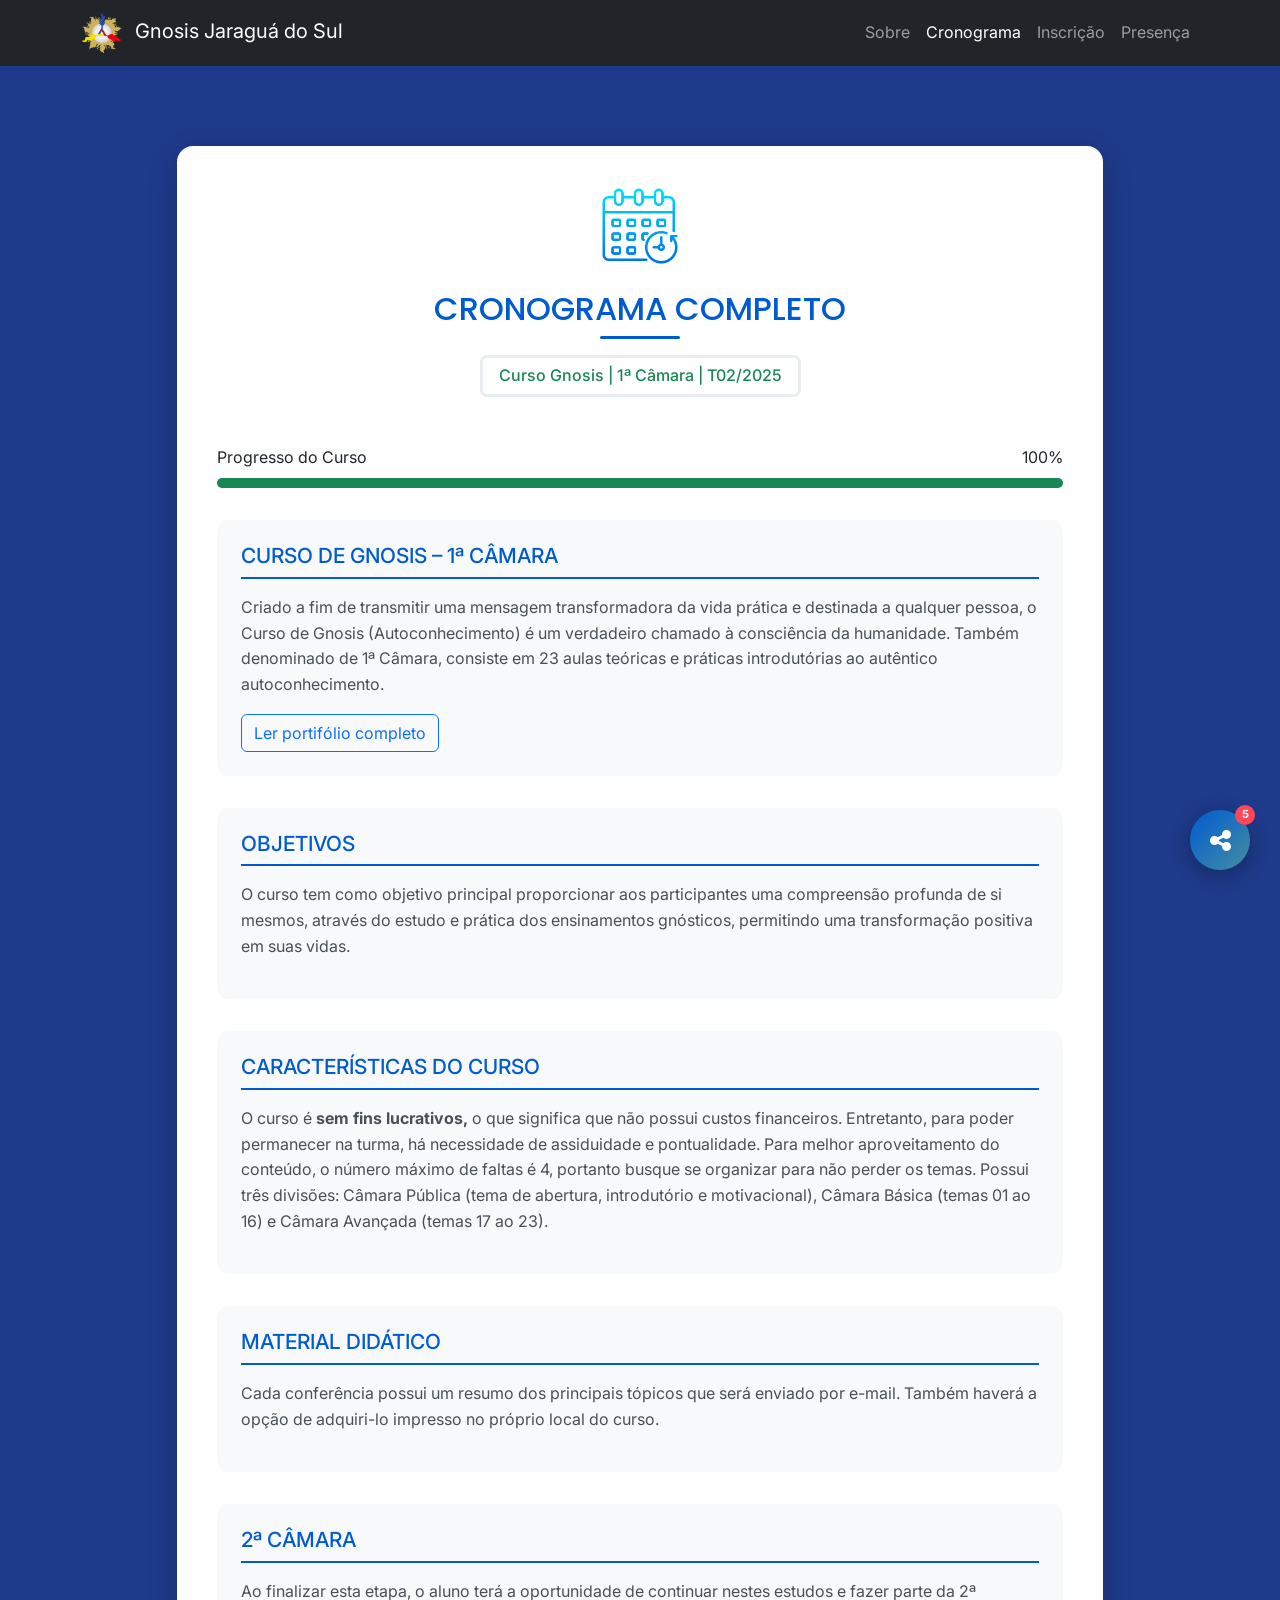
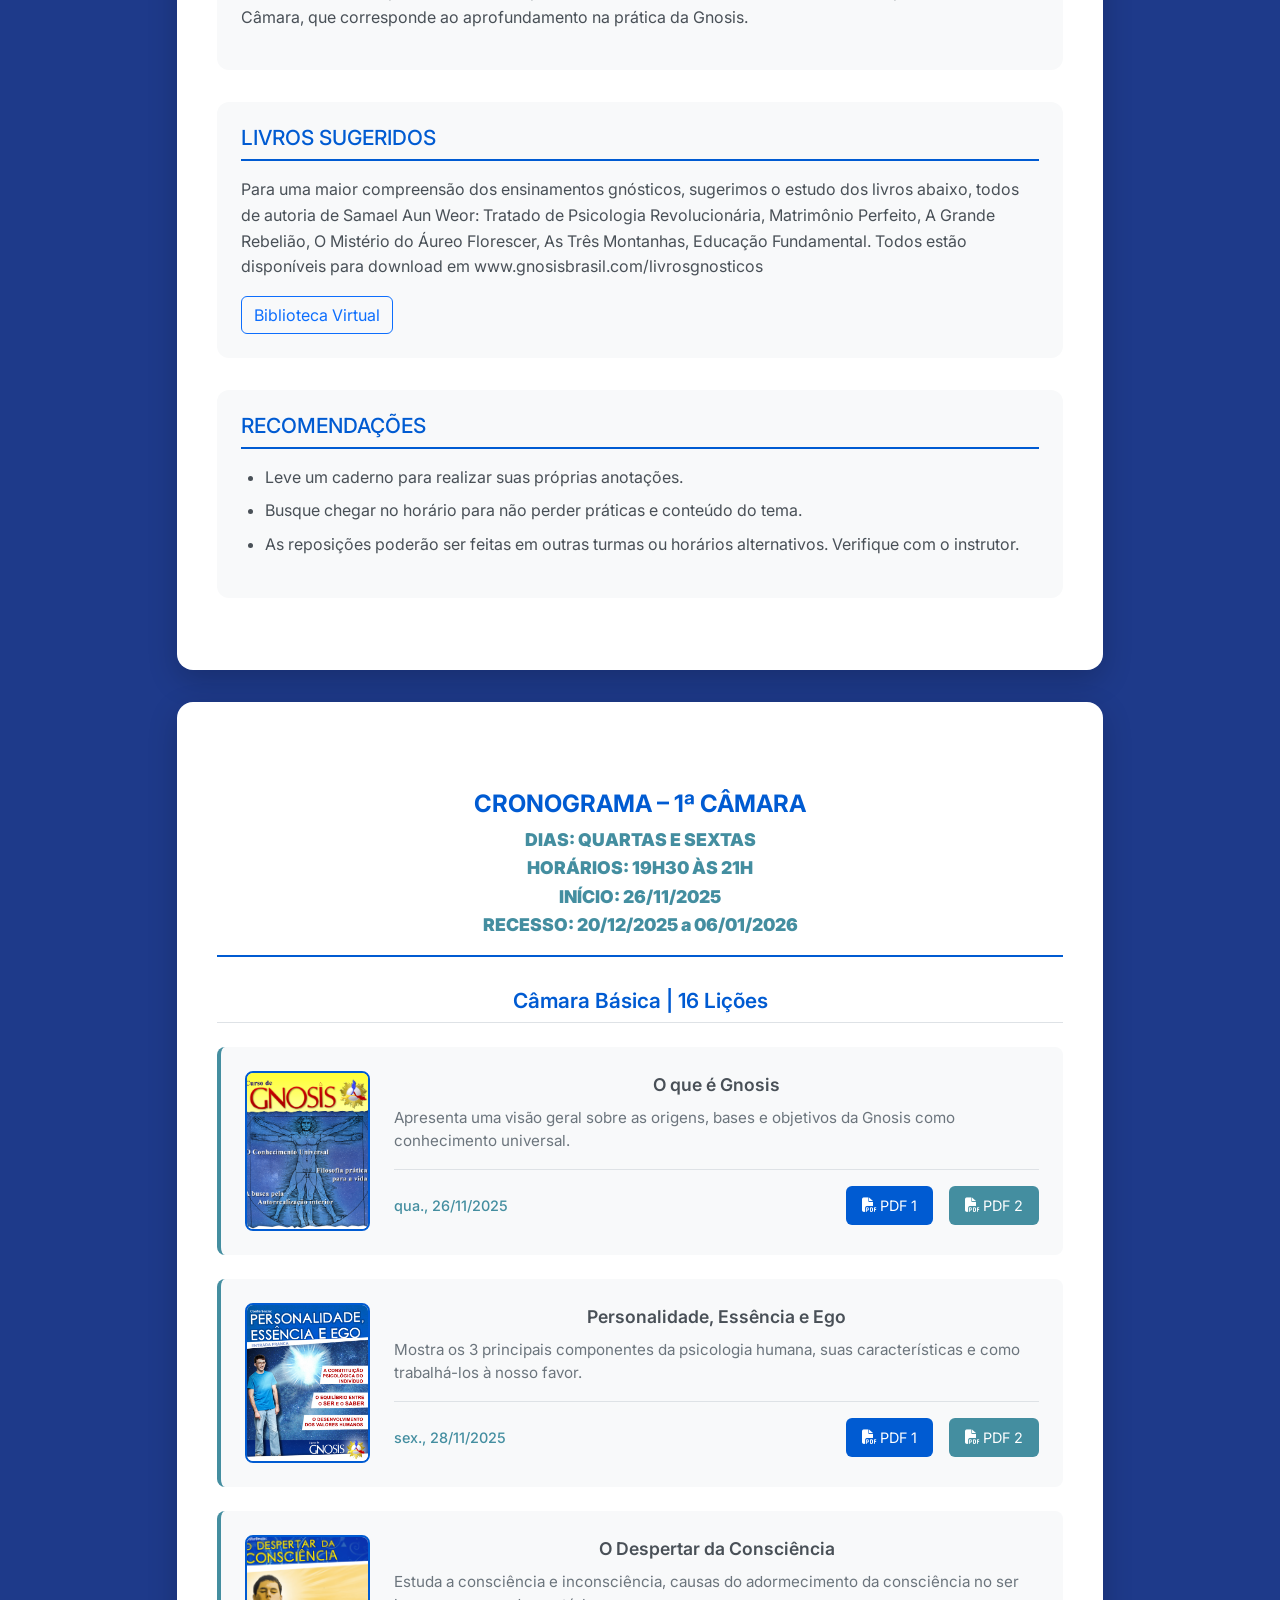
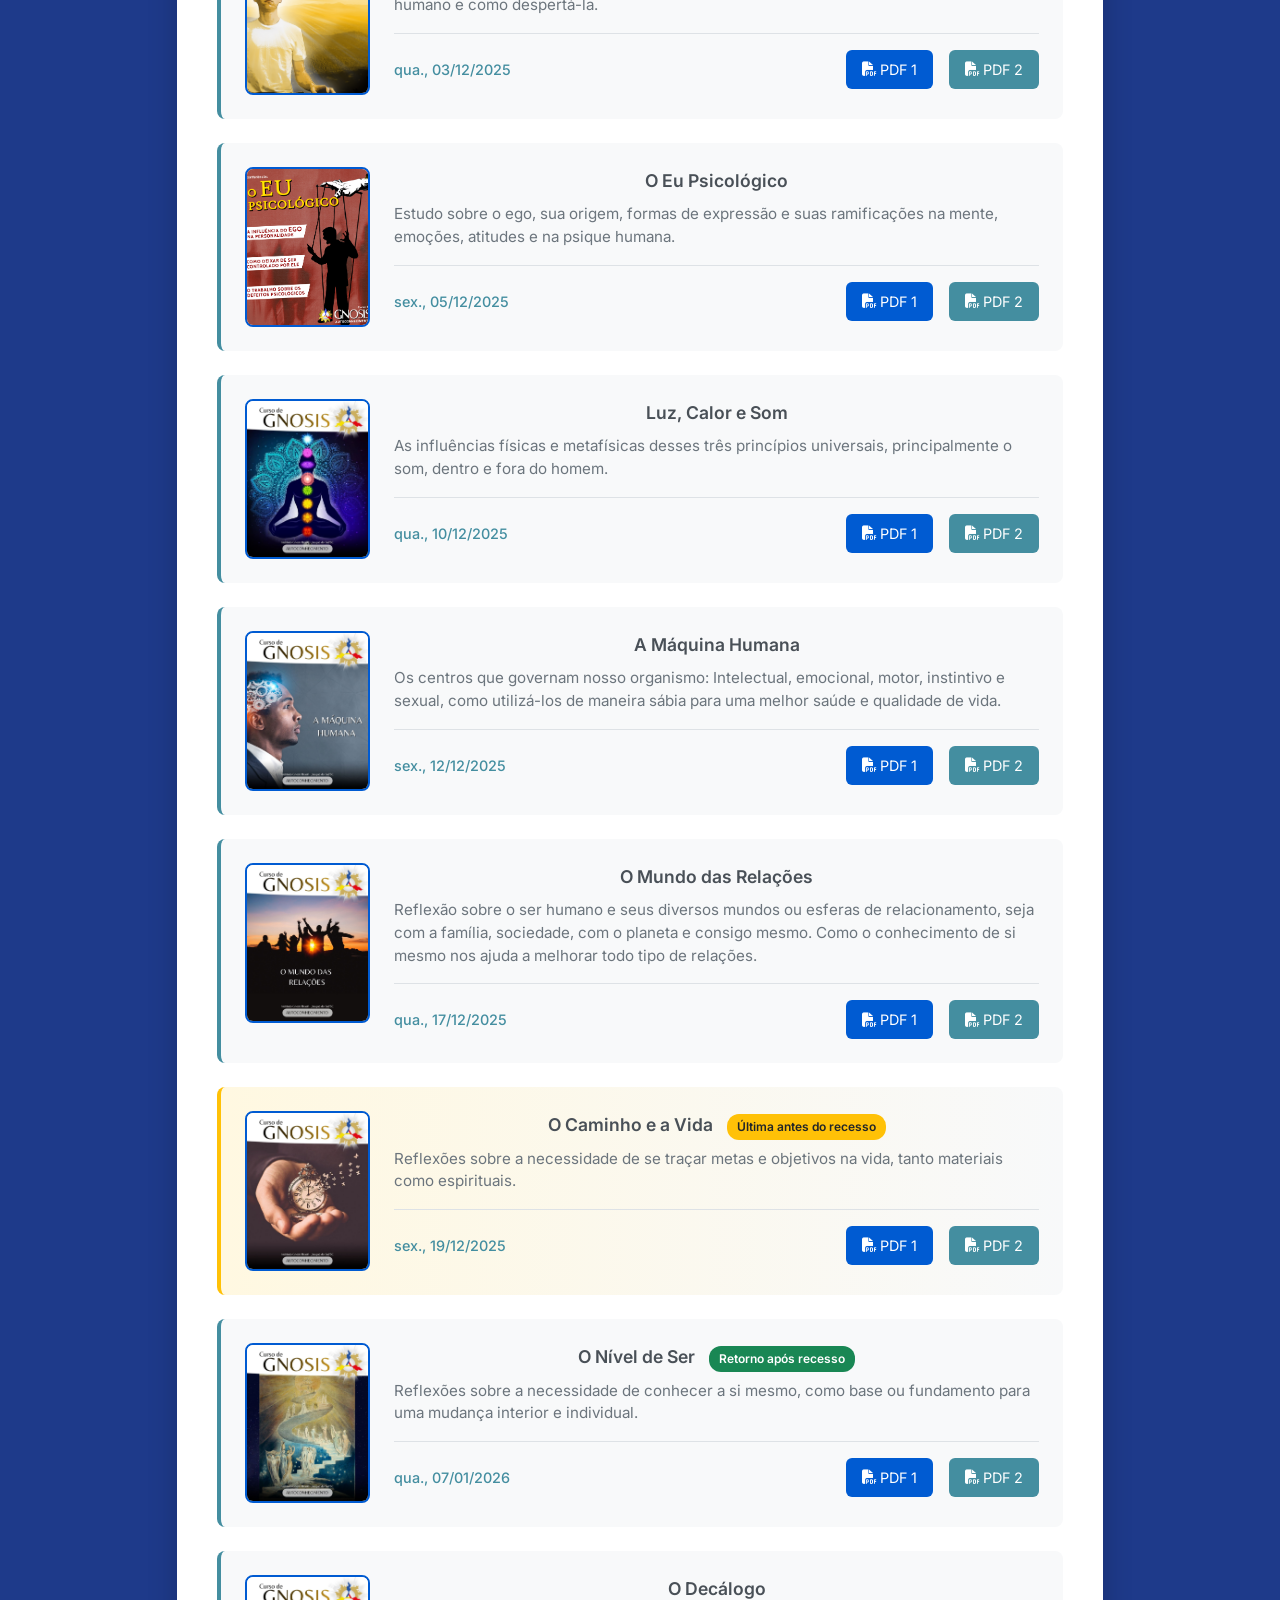
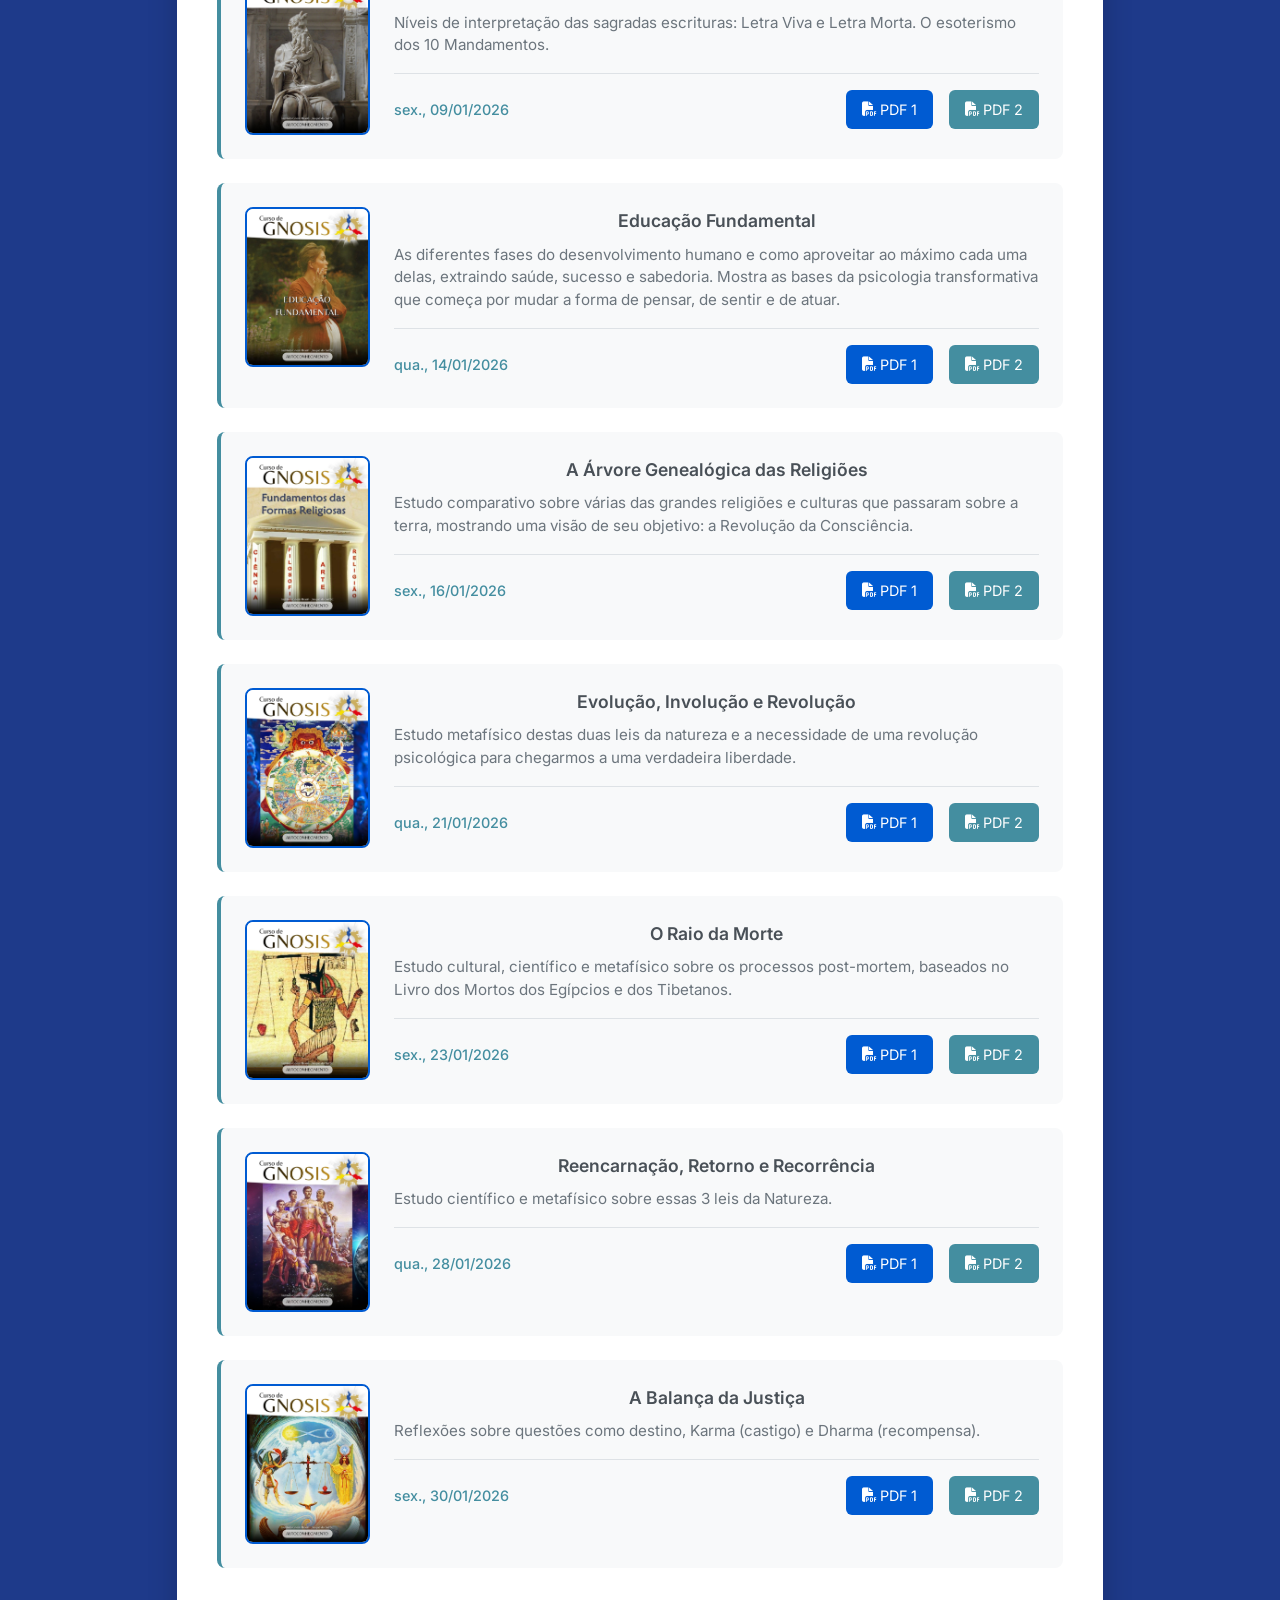
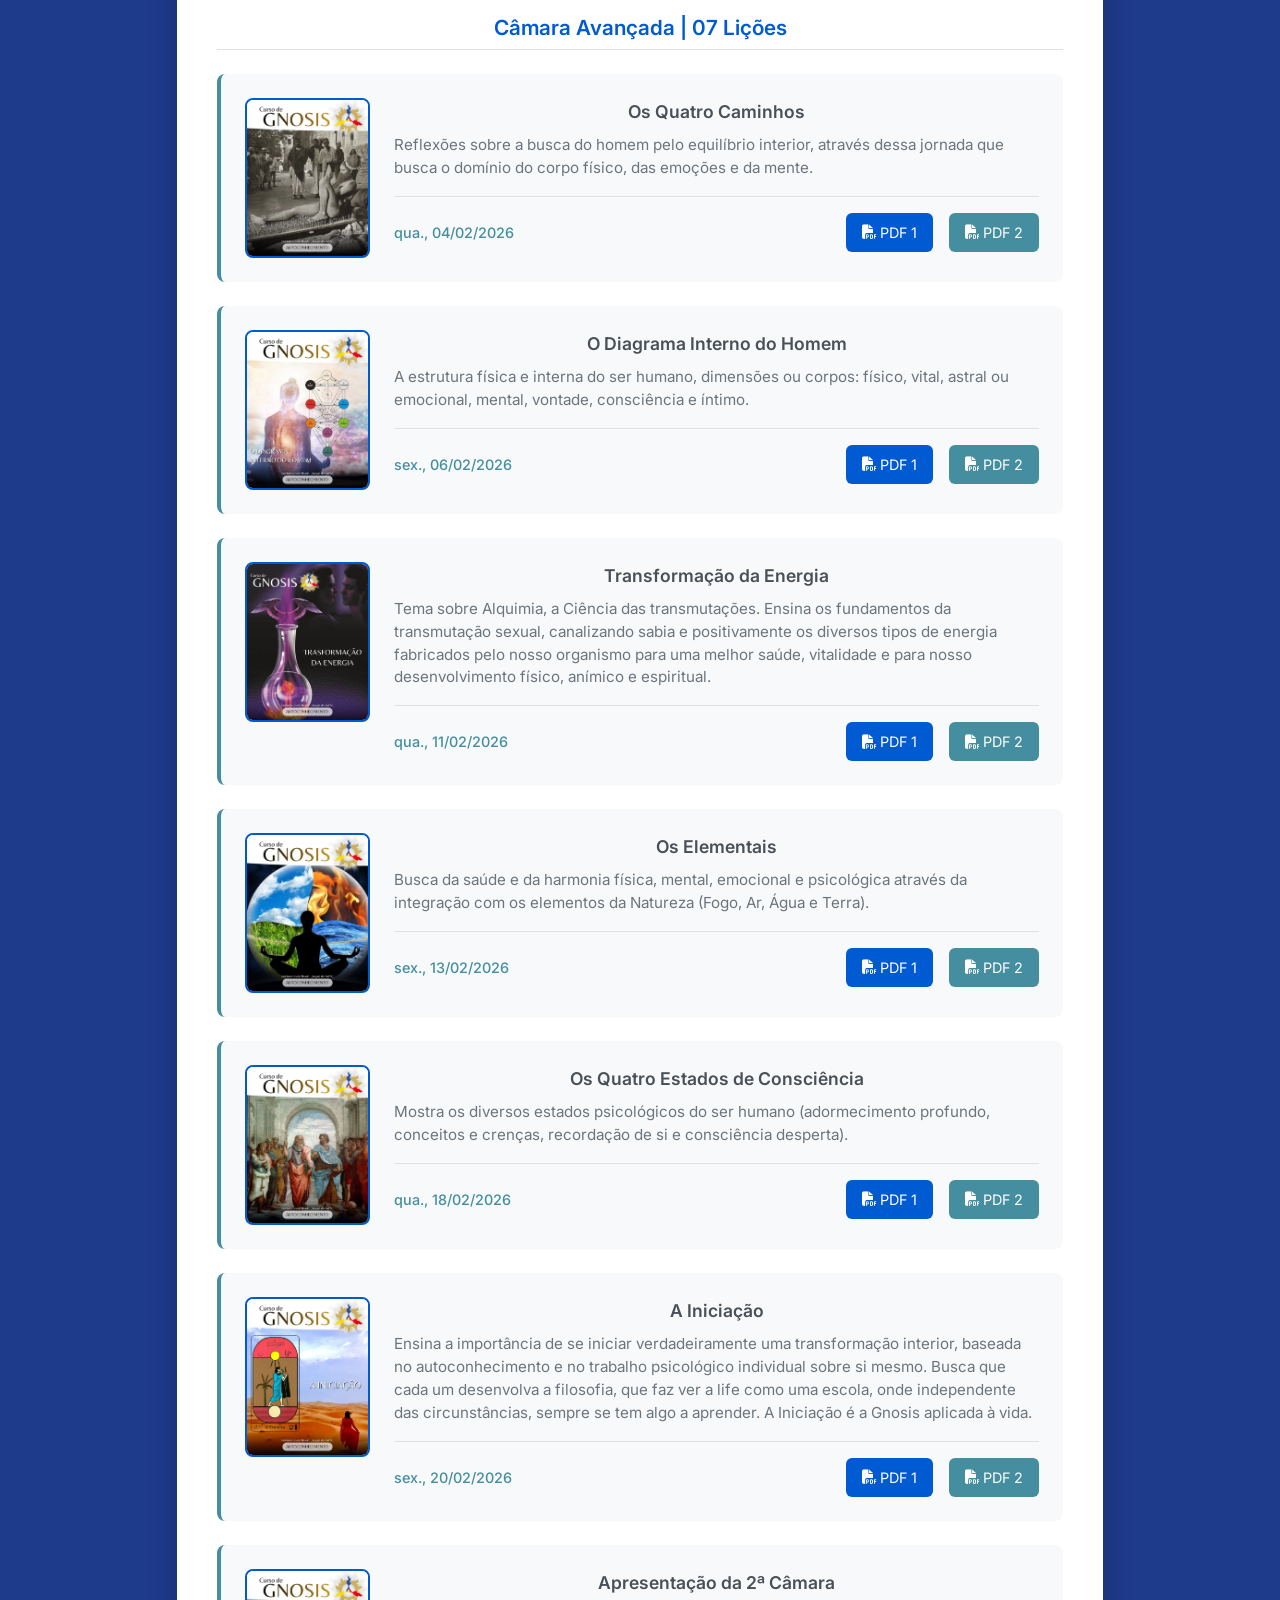
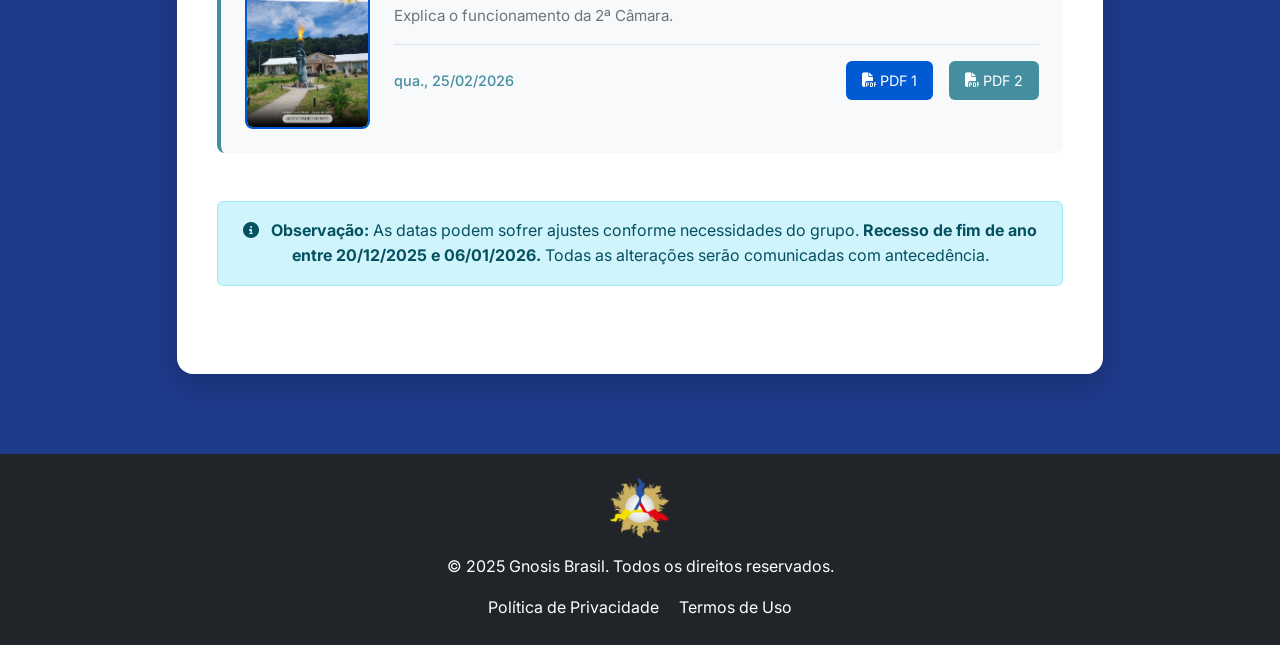
<file: cronograma_t02.html>
<!DOCTYPE html>
<html lang="pt-br">
<head>
  <meta charset="UTF-8">
  <meta name="viewport" content="width=device-width, initial-scale=1.0">
  <title>Cronograma Completo – Gnosis Jaraguá do Sul</title>

  <link href="https://cdn.jsdelivr.net/npm/bootstrap@5.3.0/dist/css/bootstrap.min.css" rel="stylesheet">
  <link rel="stylesheet" href="https://cdnjs.cloudflare.com/ajax/libs/font-awesome/6.4.0/css/all.min.css">
  <link href="https://fonts.googleapis.com/css2?family=Inter:wght@400;500;600&family=Poppins:wght@500;600;700&display=swap" rel="stylesheet">
  <link rel="icon" href="https://gnosisbrasil.com/wp-content/uploads/2020/07/cropped-logo-sol-7-32x32.webp" type="image/webp">

  <style>
    /* --- SEUS ESTILOS CSS PERMANECEM IGUAIS --- */
    :root {
      --color-primary: #005bd2;
      --color-dark-bg: #1e3a8a;
      --color-text-light: #ffffff;
      --color-accent: #448ea0;
      --color-success: #198754;
      --color-warning: #ffc107;
      --font-base: 'Inter', sans-serif;
      --font-heading: 'Poppins', sans-serif;
    }

    body {
      font-family: var(--font-base);
      background-color: var(--color-dark-bg);
      color: var(--color-text-light);
      line-height: 1.6;
    }

    /* Card central */
    .confirmation-card {
      background-color: #fff;
      border-radius: 1rem;
      color: #212529;
      padding: 2.5rem;
      box-shadow: 0 10px 30px rgba(0,0,0,0.2);
      text-align: center;
      animation: fadeIn 1s ease-in-out;
      margin: 2rem 0;
    }

    /* Animação fade-in */
    @keyframes fadeIn {
      from { opacity: 0; transform: translateY(20px); }
      to { opacity: 1; transform: translateY(0); }
    }

    h1.title-main {
      font-family: var(--font-heading);
      font-size: 2rem;
      text-transform: uppercase;
      color: var(--color-primary);
      margin-bottom: 0.5rem;
    }

    h2.subtitle {
      font-family: var(--font-base);
      font-size: 1.00rem;
      color: var(--color-success);
      margin-bottom: 1rem;
      border-style: solid;
      border-radius: 7px;
      padding: 2px;
      border-color: rgba(0, 64, 106, 0.094);
      display: inline-block;
      padding: 8px 16px;
    }

    .divider {
      width: 80px;
      height: 3px;
      background-color: var(--color-primary);
      margin: 0 auto 1rem auto;
      border-radius: 3px;
    }

    .lead {
      font-size: 1rem;
      margin-bottom: 1.5rem;
    }

    .details-box {
      padding: 1.5rem;
      border-radius: 0.75rem;
      margin-bottom: 1.5rem;
    }

    .details-box {
      background-color: #f8f9fa;
      text-align: left;
      color: #212529;
    }

    .details-box h5 {
      color: var(--color-primary);
      margin-bottom: 0.75rem;
    }

    .info-grid {
      display: grid;
      grid-template-columns: repeat(auto-fit, minmax(250px, 1fr));
      gap: 1rem;
      margin-top: 1rem;
    }

    .info-card {
      background: white;
      border-radius: 8px;
      padding: 1rem;
      box-shadow: 0 2px 8px rgba(0,0,0,0.1);
      border-left: 4px solid var(--color-primary);
      transition: transform 0.3s ease;
    }

    .info-card:hover {
      transform: translateY(-5px);
    }

    .info-card h6 {
      color: var(--color-primary);
      margin-bottom: 0.5rem;
      font-weight: 600;
    }

    .info-card p {
      margin-bottom: 0;
      font-size: 0.9rem;
    }

    .info-icon {
      color: var(--color-primary);
      margin-right: 0.5rem;
    }

    .social-icon {
      font-size: 1.5rem;
      margin: 0 10px;
      color: var(--color-primary);
      transition: all 0.3s ease;
    }

    .social-icon:hover {
      transform: translateY(-3px);
      color: #5a32a8;
    }

    .btn-gnosis {
      background-color: var(--color-primary);
      color: #fff;
      border: none;
      transition: all 0.3s ease;
    }

    .btn-gnosis:hover {
      background-color: #323aa8;
      transform: scale(1.05);
    }

    /* Estilos para o cronograma */
    .schedule-section {
      margin: 3rem 0;
    }

    .schedule-header {
      text-align: center;
      margin-bottom: 2rem;
      padding-bottom: 1rem;
      border-bottom: 2px solid var(--color-primary);
    }

    .schedule-title {
      color: var(--color-primary);
      font-weight: 700;
      font-size: 1.5rem;
      margin-bottom: 0.5rem;
    }

    .schedule-subtitle {
      color: var(--color-accent);
      font-weight: 600;
      font-size: 1.1rem;
    }

    .chamber-section {
      margin-bottom: 3rem;
    }

    .chamber-title {
      color: var(--color-primary);
      font-weight: 600;
      font-size: 1.3rem;
      margin-bottom: 1.5rem;
      padding-bottom: 0.5rem;
      border-bottom: 1px solid #dee2e6;
    }

    .schedule-item {
      background: #f8f9fa;
      border-radius: 8px;
      padding: 1.5rem;
      margin-bottom: 1.5rem;
      border-left: 4px solid var(--color-accent);
      transition: all 0.3s ease;
      display: flex;
      align-items: flex-start;
    }

    .schedule-item.recess-highlight {
      border-left: 4px solid var(--color-warning) !important;
      background: linear-gradient(to right, #fff8e1, #f8f9fa) !important;
    }

    .schedule-item:hover {
      transform: translateX(5px);
      box-shadow: 0 5px 15px rgba(0,0,0,0.1);
    }

    .schedule-image {
      width: 125px;
      height: 160px;
      border-radius: 8px;
      object-fit: cover;
      margin-right: 1.5rem;
      flex-shrink: 0;
      border: 2px solid var(--color-primary);
    }

    .schedule-content {
      flex: 1;
    }

    .schedule-header-row {
      display: flex;
      justify-content: space-between;
      align-items: flex-start;
      margin-bottom: 0.5rem;
    }

    .schedule-topic {
      color: #495057;
      margin-bottom: 0;
      font-weight: 600;
      font-size: 1.1rem;
      flex: 1;
    }

    .schedule-description {
      color: #6c757d;
      margin-bottom: 1rem;
      line-height: 1.5;
      font-size: 0.95rem;
      text-align: left;
    }

    .schedule-footer {
      display: flex;
      justify-content: space-between;
      align-items: center;
      margin-top: 1rem;
      padding-top: 1rem;
      border-top: 1px solid #dee2e6;
    }

    .schedule-date {
      color: var(--color-accent);
      font-size: 0.9rem;
      font-weight: 500;
    }

    .btn-material {
      background-color: var(--color-primary);
      color: white;
      border: none;
      border-radius: 6px;
      padding: 0.5rem 1rem;
      display: flex;
      align-items: center;
      justify-content: center;
      transition: all 0.3s ease;
      font-size: 0.9rem;
      text-decoration: none;
      margin-right: 0.5rem;
    }

    .btn-material:hover {
      background-color: var(--color-accent);
      transform: scale(1.05);
      color: white;
    }

    .btn-material-secondary {
      background-color: var(--color-accent);
      color: white;
      border: none;
      border-radius: 6px;
      padding: 0.5rem 1rem;
      display: flex;
      align-items: center;
      justify-content: center;
      transition: all 0.3s ease;
      font-size: 0.9rem;
      text-decoration: none;
    }

    .btn-material-secondary:hover {
      background-color: var(--color-primary);
      transform: scale(1.05);
      color: white;
    }

    .btn-material:disabled, .btn-material-secondary:disabled {
      background-color: #6c757d;
      cursor: not-allowed;
      transform: none;
    }

    .material-buttons {
      display: flex;
      gap: 0.5rem;
    }

    .hero-section {
      background: linear-gradient(rgba(0, 0, 0, 0.7), rgba(0, 0, 0, 0.7)), url('https://gnosisbrasil.com/wp-content/uploads/2020/07/gnosis-brasil-banner.jpg');
      background-size: cover;
      color: white;
      padding: 100px 0;
      text-align: center;
    }

    .btn-whatsapp {
      background-color: #25D366;
      color: white;
    }

    .feature-icon {
      font-size: 2.5rem;
      margin-bottom: 1rem;
      color: #6f42c1;
    }

    .navbar-brand img {
      height: 40px;
    }

    .astral {
      font-family: 'Amontillados', serif;
      font-weight: normal !important;
      font-size: clamp(2rem, 8vw, 10rem);
    }

    /* Estilos para a barra de progresso */
    .progress-container {
      margin: 2rem 0;
    }

    .progress-label {
      display: flex;
      justify-content: space-between;
      margin-bottom: 0.5rem;
    }

    .progress {
      height: 10px;
      border-radius: 5px;
    }

    /* Layout horizontal para informações importantes */
    .horizontal-info {
      display: flex;
      flex-wrap: wrap;
      gap: 1rem;
      margin-top: 1rem;
    }

    .horizontal-info .info-card {
      flex: 1;
      min-width: 200px;
    }

    /* Estilos para seções informativas */
    .info-section {
      margin: 2rem 0;
      padding: 1.5rem;
      background-color: #f8f9fa;
      border-radius: 0.75rem;
      text-align: left;
    }

    .info-section h3 {
      color: var(--color-primary);
      font-size: 1.3rem;
      margin-bottom: 1rem;
      border-bottom: 2px solid var(--color-primary);
      padding-bottom: 0.5rem;
    }

    .info-section p {
      color: #495057;
      margin-bottom: 1rem;
      line-height: 1.6;
    }

    .info-section ul {
      padding-left: 1.5rem;
      color: #495057;
    }

    .info-section li {
      margin-bottom: 0.5rem;
    }

    /* Badges informativos */
    .recess-badge {
      background-color: var(--color-warning);
      color: #212529;
      padding: 3px 10px;
      border-radius: 12px;
      font-size: 0.75rem;
      font-weight: 600;
      margin-left: 10px;
      display: inline-block;
    }

    .return-badge {
      background-color: var(--color-success);
      color: white;
      padding: 3px 10px;
      border-radius: 12px;
      font-size: 0.75rem;
      font-weight: 600;
      margin-left: 10px;
      display: inline-block;
    }

    /* ===== ESTILOS MELHORADOS PARA A TELA FLUTUANTE ===== */
    .floating-social-container {
      position: fixed;
      bottom: 30px;
      right: 30px;
      z-index: 1000;
      display: flex;
      flex-direction: column;
      align-items: flex-end;
    }

    .floating-toggle-btn {
      width: 60px;
      height: 60px;
      border-radius: 50%;
      background: linear-gradient(135deg, var(--color-primary), var(--color-accent));
      color: white;
      border: none;
      box-shadow: 0 4px 20px rgba(0, 0, 0, 0.3);
      display: flex;
      align-items: center;
      justify-content: center;
      cursor: pointer;
      transition: all 0.4s cubic-bezier(0.175, 0.885, 0.32, 1.275);
      position: relative;
      z-index: 10;
    }

    .floating-toggle-btn:hover {
      transform: scale(1.1);
      box-shadow: 0 6px 25px rgba(0, 0, 0, 0.4);
    }

    .floating-toggle-btn i {
      font-size: 1.5rem;
      transition: transform 0.4s ease;
    }

    .floating-toggle-btn.active i {
      transform: rotate(135deg);
    }

    .social-panel {
      background: rgba(255, 255, 255, 0.95);
      backdrop-filter: blur(10px);
      border-radius: 20px;
      padding: 20px;
      box-shadow: 0 10px 30px rgba(0, 0, 0, 0.2);
      margin-bottom: 15px;
      transform: translateY(20px);
      opacity: 0;
      visibility: hidden;
      transition: all 0.4s cubic-bezier(0.175, 0.885, 0.32, 1.275);
      width: 300px;
      max-height: 0;
      overflow: hidden;
    }

    .social-panel.active {
      transform: translateY(0);
      opacity: 1;
      visibility: visible;
      max-height: 500px;
    }

    .social-panel-header {
      display: flex;
      justify-content: space-between;
      align-items: center;
      margin-bottom: 15px;
      padding-bottom: 10px;
      border-bottom: 1px solid rgba(0, 0, 0, 0.1);
    }

    .social-panel-title {
      font-weight: 600;
      color: var(--color-primary);
      font-size: 1.1rem;
    }

    .social-panel-close {
      background: none;
      border: none;
      color: #6c757d;
      font-size: 1.2rem;
      cursor: pointer;
      transition: color 0.3s ease;
    }

    .social-panel-close:hover {
      color: var(--color-primary);
    }

    .social-icons-grid {
      display: grid;
      grid-template-columns: repeat(2, 1fr);
      gap: 12px;
    }

    .social-icon-item {
      display: flex;
      flex-direction: column;
      align-items: center;
      text-decoration: none;
      color: #495057;
      padding: 12px 8px;
      border-radius: 12px;
      transition: all 0.3s ease;
      background: rgba(255, 255, 255, 0.7);
      border: 1px solid rgba(0, 0, 0, 0.05);
    }

    .social-icon-item:hover {
      background: white;
      transform: translateY(-3px);
      box-shadow: 0 5px 15px rgba(0, 0, 0, 0.1);
      color: var(--color-primary);
    }

    .social-icon-item i {
      font-size: 1.8rem;
      margin-bottom: 8px;
      transition: transform 0.3s ease;
    }

    .social-icon-item:hover i {
      transform: scale(1.2);
    }

    .social-icon-item.facebook:hover i {
      color: #3b5998;
    }

    .social-icon-item.instagram:hover i {
      color: #e1306c;
    }

    .social-icon-item.youtube:hover i {
      color: #ff0000;
    }

    .social-icon-item.website:hover i {
      color: var(--color-primary);
    }

    .social-icon-label {
      font-size: 0.8rem;
      text-align: center;
      font-weight: 500;
    }

    /* Indicador de notificação */
    .notification-badge {
      position: absolute;
      top: -5px;
      right: -5px;
      background: #ff4757;
      color: white;
      border-radius: 50%;
      width: 20px;
      height: 20px;
      display: flex;
      align-items: center;
      justify-content: center;
      font-size: 0.7rem;
      font-weight: bold;
      animation: pulse 2s infinite;
    }

    @keyframes pulse {
      0% { transform: scale(1); }
      50% { transform: scale(1.1); }
      100% { transform: scale(1); }
    }

    /* Melhorias para dispositivos móveis */
    @media (max-width: 768px) {
      .confirmation-card { 
        padding: 1.5rem; 
        margin: 1rem 0;
      }
      h1.title-main { 
        font-size: 1.7rem; 
      }
      h2.subtitle { 
        font-size: 1.1rem; 
      }
      .info-grid { 
        grid-template-columns: 1fr; 
      }
      .schedule-item { 
        flex-direction: column; 
      }
      .schedule-image {
        width: 100%;
        height: 325px;
        margin-right: 0;
        margin-bottom: 1rem;
      }
      .schedule-header-row {
        flex-direction: column;
      }
      .schedule-footer {
        flex-direction: column;
        align-items: flex-start;
        gap: 1rem;
      }
      .navbar-brand {
        font-size: 0.9rem;
      }
      .horizontal-info .info-card {
        min-width: 100%;
      }
      .material-buttons {
        flex-direction: column;
        width: 100%;
      }
      .btn-material, .btn-material-secondary {
        width: 100%;
        margin-right: 0;
      }
      
      /* CORREÇÃO PARA A TELA FLUTUANTE EM DISPOSITIVOS MÓVEIS */
      .floating-social-container {
        bottom: 15px;
        right: 15px;
      }
      

      .hero-section { 
        background-image:;
            background: linear-gradient(135deg, #ffffff 0%, #9585a1 50%, #ebebeb 100%);
            padding: 60px 20px; 
            color: white;
            text-align: center;
            border-bottom-left-radius: 50px;
            border-bottom-right-radius: 50px;
            box-shadow: 0 10px 30px rgba(0,0,0,0.1);
            margin-bottom: -40px;
        }

      .social-panel {
        width: calc(100vw - 30px);
        max-width: 320px;
        right: 0;
      }
      
      .social-icons-grid {
        grid-template-columns: repeat(2, 1fr);
        gap: 10px;
      }
      
      .social-icon-item {
        padding: 10px 5px;
        min-height: 80px;
        justify-content: center;
      }
      
      .social-icon-label {
        font-size: 0.75rem;
        line-height: 1.2;
      }
    }

    /* Ajustes para telas muito pequenas (menos de 400px) */
    @media (max-width: 400px) {
      .social-panel {
        width: calc(100vw - 20px);
        padding: 15px;
      }
      
      .social-icons-grid {
        grid-template-columns: 1fr;
        gap: 8px;
      }
      
      .social-icon-item {
        flex-direction: row;
        justify-content: flex-start;
        padding: 10px 15px;
        min-height: auto;
      }
      
      .social-icon-item i {
        margin-bottom: 0;
        margin-right: 10px;
        font-size: 1.5rem;
      }
      
      .social-icon-label {
        font-size: 0.8rem;
        text-align: left;
      }
    }

    /* Melhorias para impressão */
    @media print {
      .navbar, .btn-material, .btn-material-secondary, .social-media, footer, .floating-social-container {
        display: none !important;
      }
      .confirmation-card {
        box-shadow: none;
        border: 1px solid #ddd;
      }
    }
  </style>
</head>

<body>

<nav class="navbar navbar-expand-lg navbar-dark bg-dark sticky-top">
  <div class="container">
    <a class="navbar-brand" href="index.html">
      <img src="img/cropped-logo-sol-7.webp" alt="Logo Gnosis" class="me-2">
      Gnosis Jaraguá do Sul
    </a>
    <button class="navbar-toggler" type="button" data-bs-toggle="collapse" data-bs-target="#navbarNav">
      <span class="navbar-toggler-icon"></span>
    </button>
    <div class="collapse navbar-collapse" id="navbarNav">
      <ul class="navbar-nav ms-auto">
        <li class="nav-item">
          <a class="nav-link" href="https://gnosisbrasil.com/quem-somos/">Sobre</a>
        </li>
        <li class="nav-item">
          <a class="nav-link active" href="cronograma.html">Cronograma</a>
        </li>
        <li class="nav-item">
          <a class="nav-link" href="index.html">Inscrição</a>
        </li>
        <li class="nav-item">
          <a class="nav-link" href="presenca.html">Presença</a>
        </li>
      </ul>
    </div>
  </div>
</nav>

<section class="py-5">
  <div class="container">
    <div class="row justify-content-center">
      <div class="col-lg-10">
        <div class="confirmation-card">
          <div class="mb-4">
            <img src="img/2343637.png" alt="Logo Gnosis" style="height: 80px;">
          </div>
          <h1 class="title-main">Cronograma Completo</h1>
          <div class="divider"></div>
          <h2 class="subtitle">Curso Gnosis | 1ª Câmara | T02/2025</h2>
          
          <!-- Barra de progresso do curso -->
          <div class="progress-container">
            <div class="progress-label">
              <span>Progresso do Curso</span>
              <span id="progress-percentage">0%</span>
            </div>
            <div class="progress">
              <div id="course-progress" class="progress-bar bg-success" role="progressbar" style="width: 0%" aria-valuenow="0" aria-valuemin="0" aria-valuemax="100"></div>
            </div>
          </div>
          
          <!-- Seções informativas reorganizadas -->
          <div class="info-section">
            <h3>CURSO DE GNOSIS – 1ª CÂMARA</h3>
            <p>Criado a fim de transmitir uma mensagem transformadora da vida prática e destinada a qualquer pessoa, o Curso de Gnosis (Autoconhecimento) é um verdadeiro chamado à consciência da humanidade. Também denominado de 1ª Câmara, consiste em 23 aulas teóricas e práticas introdutórias ao autêntico autoconhecimento.</p>
            <a target="_blank" href="https://gnosisbrasil.com/quem-somos/" class="btn btn-outline-primary">Ler portifólio completo</a>
          </div>

          <div class="info-section">
            <h3>OBJETIVOS</h3>
            <p>O curso tem como objetivo principal proporcionar aos participantes uma compreensão profunda de si mesmos, através do estudo e prática dos ensinamentos gnósticos, permitindo uma transformação positiva em suas vidas.</p>
          </div>

          <div class="info-section">
            <h3>CARACTERÍSTICAS DO CURSO</h3>
            <p>O curso é <strong>sem fins lucrativos, </strong>o que significa que não possui custos financeiros. Entretanto, para poder permanecer na turma, há necessidade de assiduidade e pontualidade. Para melhor aproveitamento do conteúdo, o número máximo de faltas é 4, portanto busque se organizar para não perder os temas. Possui três divisões: Câmara Pública (tema de abertura, introdutório e motivacional), Câmara Básica (temas 01 ao 16) e Câmara Avançada (temas 17 ao 23).</p>
          </div>

          <div class="info-section">
            <h3>MATERIAL DIDÁTICO</h3>
            <p>Cada conferência possui um resumo dos principais tópicos que será enviado por e-mail. Também haverá a opção de adquiri-lo impresso no próprio local do curso.</p>
          </div>

          <div class="info-section">
            <h3>2ª CÂMARA</h3>
            <p>Ao finalizar esta etapa, o aluno terá a oportunidade de continuar nestes estudos e fazer parte da 2ª Câmara, que corresponde ao aprofundamento na prática da Gnosis.</p>
          </div>

          <div class="info-section">
            <h3>LIVROS SUGERIDOS</h3>
            <p>Para uma maior compreensão dos ensinamentos gnósticos, sugerimos o estudo dos livros abaixo, todos de autoria de Samael Aun Weor: Tratado de Psicologia Revolucionária, Matrimônio Perfeito, A Grande Rebelião, O Mistério do Áureo Florescer, As Três Montanhas, Educação Fundamental. Todos estão disponíveis para download em www.gnosisbrasil.com/livrosgnosticos</p>
            <a target="_blank" href="https://gnosisbrasil.com/livros/" class="btn btn-outline-primary">Biblioteca Virtual</a>
          </div>

          <div class="info-section">
            <h3>RECOMENDAÇÕES</h3>
            <ul>
              <li>Leve um caderno para realizar suas próprias anotações.</li>
              <li>Busque chegar no horário para não perder práticas e conteúdo do tema.</li>
              <li>As reposições poderão ser feitas em outras turmas ou horários alternativos. Verifique com o instrutor.</li>
            </ul>
          </div>
        </div>

        <!-- Cronograma exibido diretamente na página -->
        <div class="confirmation-card">
          <div class="schedule-section">
            <div class="schedule-header">
              <h4 class="schedule-title">CRONOGRAMA – 1ª CÂMARA</h4>
              <div class="schedule-subtitle">
                <div><strong>DIAS: QUARTAS E SEXTAS</strong></div>
                <div><strong>HORÁRIOS: 19H30 ÀS 21H</strong></div>
                <div><strong>INÍCIO: 26/11/2025</strong></div>
                <div><strong>RECESSO: 20/12/2025 a 06/01/2026</strong></div>
              </div>
            </div>

            <div class="chamber-section">
              <h5 class="chamber-title">Câmara Básica | 16 Lições</h5>
              <div id="basicChamberDates">
                <!-- Conteúdo gerado dinamicamente -->
              </div>
            </div>

            <div class="chamber-section">
              <h5 class="chamber-title">Câmara Avançada | 07 Lições</h5>
              <div id="advancedChamberDates">
                <!-- Conteúdo gerado dinamicamente -->
              </div>
            </div>

            <div class="alert alert-info mt-4">
              <i class="fas fa-info-circle me-2"></i>
              <strong>Observação:</strong> As datas podem sofrer ajustes conforme necessidades do grupo. 
              <strong>Recesso de fim de ano entre 20/12/2025 e 06/01/2026.</strong>
              Todas as alterações serão comunicadas com antecedência.
            </div>
          </div>
        </div>

        
      </div>
    </div>
  </div>
</section>

<footer class="py-4 bg-dark text-white text-center">
  <div class="container">
    <div class="mb-3">
      <img src="img/cropped-logo-sol-7.webp" alt="Logo Gnosis" style="height: 60px;">
    </div>
    <p>&copy; 2025 Gnosis Brasil. Todos os direitos reservados.</p>
    <p class="mb-0">
      <a href="https://gnosisbrasil.com/politica-de-privacidade/" class="text-white text-decoration-none me-3">Política de Privacidade</a>
      <a href="https://gnosisbrasil.com/termos-de-uso/" class="text-white text-decoration-none">Termos de Uso</a>
    </p>
  </div>
</footer>

<!-- Tela Flutuante Melhorada - NO LADO DIREITO -->
<div class="floating-social-container">
  <div class="social-panel" id="socialPanel">
    <div class="social-panel-header">
      <div class="social-panel-title">Nossas Redes Sociais</div>
      <button class="social-panel-close" id="socialPanelClose">
        <i class="fas fa-times"></i>
      </button>
    </div>
    <div class="social-icons-grid">
      <a href="https://www.facebook.com/gnosisbrasil/" target="_blank" class="social-icon-item facebook">
        <i class="fab fa-facebook"></i>
        <span class="social-icon-label">Facebook</span>
      </a>
      <a href="https://www.instagram.com/gnosisbrasil" target="_blank" class="social-icon-item instagram">
        <i class="fab fa-instagram"></i>
        <span class="social-icon-label">Instagram Nacional</span>
      </a>
      <a href="https://www.instagram.com/gnosis_jaragua?igsh=czhrbGV4b2toMGZ2" target="_blank" class="social-icon-item instagram">
        <i class="fab fa-instagram"></i>
        <span class="social-icon-label">Instagram Jaraguá</span>
      </a>
      <a href="https://www.youtube.com/gnosisbrasilcanal" target="_blank" class="social-icon-item youtube">
        <i class="fab fa-youtube"></i>
        <span class="social-icon-label">YouTube</span>
      </a>
      <a href="https://gnosisbrasil.com" target="_blank" class="social-icon-item website">
        <i class="fas fa-globe"></i>
        <span class="social-icon-label">Página Nacional</span>
      </a>
    </div>
  </div>
  
  <button class="floating-toggle-btn" id="floatingToggleBtn">
    <i class="fas fa-share-alt"></i>
    <span class="notification-badge">5</span>
  </button>
</div>

<script src="https://cdn.jsdelivr.net/npm/bootstrap@5.3.0/dist/js/bootstrap.bundle.min.js"></script>

<script>
  // ============================================
  // CONFIGURAÇÃO DOS DADOS DAS AULAS (FÁCIL DE EDITAR)
  // ============================================
  const lessons = [
    // Aulas 1 a 16 (Câmara Básica)
    { number: 1, title: "O que é Gnosis", chamber: "basic", 
      description: "Apresenta uma visão geral sobre as origens, bases e objetivos da Gnosis como conhecimento universal.",
      image: "img/Curso de Gnosis 04.jpg",
      linkPdf1: "https://drive.google.com/file/d/1CE-69pxxZUmYurqp6-C7KplNfW9ewtXP/view?usp=drive_link",
      linkPdf2: "https://drive.google.com/file/d/0ByuJiBLnCPXgX3R0SW15bGJUS1E/view?usp=drive_link&resourcekey=0-G43iiHrkTm22Lox8mPh49g" },
    { number: 2, title: "Personalidade, Essência e Ego", chamber: "basic",
      description: "Mostra os 3 principais componentes da psicologia humana, suas características e como trabalhá-los à nosso favor.",
      image: "img/Personalidade, Essência e Ego 03.jpg",
      linkPdf1: "https://drive.google.com/file/d/1CJ8LfneXsEO9tXS4wocR8JcyDUAI_E7B/view?usp=drive_link",
      linkPdf2: "https://drive.google.com/file/d/12jpkWf6m2ST069drWA86rpSrSO8f5Yuc/view?usp=drive_link" },
    { number: 3, title: "O Despertar da Consciência", chamber: "basic",
      description: "Estuda a consciência e inconsciência, causas do adormecimento da consciência no ser humano e como despertá-la.",
      image: "img/O Despertar da Consciência 02.jpg",
      linkPdf1: "https://drive.google.com/file/d/1CJKMYjjFpIe4VXnU_jlJ1M2ZcA2TMI1f/view?usp=drive_link",
      linkPdf2: "https://drive.google.com/file/d/0ByuJiBLnCPXgWWVlT3VNQm5kcVk/view?usp=drive_link&resourcekey=0-QjgW41nYsWeecFXhIAGCvA" },
    { number: 4, title: "O Eu Psicológico", chamber: "basic",
      description: "Estudo sobre o ego, sua origem, formas de expressão e suas ramificações na mente, emoções, atitudes e na psique humana.",
      image: "img/O Eu Psicológico 02.jpg",
      linkPdf1: "https://drive.google.com/file/d/1CNH8lLVGkjri4ie0e-ha2qcupCD3DUy8/view?usp=drive_link",
      linkPdf2: "https://drive.google.com/file/d/0ByuJiBLnCPXgUlMtcmtCZHdmNTg/view?usp=drive_link&resourcekey=0-8yYpe218jPZhG-buH6lFDA" },
    { number: 5, title: "Luz, Calor e Som", chamber: "basic",
      description: "As influências físicas e metafísicas desses três princípios universais, principalmente o som, dentro e fora do homem.",
      image: "img/05. Luz, Calor e Som.jpg",
      linkPdf1: "https://drive.google.com/file/d/1BrFB6brt1TLfBarYJptK1K9cE65xzRzR/view?usp=drive_link",
      linkPdf2: "https://drive.google.com/file/d/0ByuJiBLnCPXgSm9OZlZMSlMzYTA/view?usp=drive_link&resourcekey=0-pXLDZW9_tRWPrlsBiWD-rQ" },
    { number: 6, title: "A Máquina Humana", chamber: "basic",
      description: "Os centros que governam nosso organismo: Intelectual, emocional, motor, instintivo e sexual, como utilizá-los de maneira sábia para uma melhor saúde e qualidade de vida.",
      image: "img/shutterstock_1336371356.jpg",
      linkPdf1: "https://drive.google.com/file/d/1BuDdQFoUPgOZFFf86l2CpB6XbbvqudVa/view?usp=drive_link",
      linkPdf2: "https://drive.google.com/file/d/0ByuJiBLnCPXgeVdTblJKUFZkNW8/view?usp=drive_link&resourcekey=0-Sgq7TQ5NEqI1k4J0vDfrrA" },
    { number: 7, title: "O Mundo das Relações", chamber: "basic",
      description: "Reflexão sobre o ser humano e seus diversos mundos ou esferas de relacionamento, seja com a família, sociedade, com o planeta e consigo mesmo. Como o conhecimento de si mesmo nos ajuda a melhorar todo tipo de relações.",
      image: "img/licao07.jpg",
      linkPdf1: "https://drive.google.com/file/d/1Bua-5ii_1QgExJmkCdiXI708lkbFq3kV/view?usp=drive_link",
      linkPdf2: "https://drive.google.com/file/d/12VR3p1VxgX-5szLdhSY5nDK9u-Uh03SO/view?usp=drive_link" },
    { number: 8, title: "O Caminho e a Vida", chamber: "basic",
      description: "Reflexões sobre a necessidade de se traçar metas e objetivos na vida, tanto materiais como espirituais.",
      image: "img/licao8.jpg",
      linkPdf1: "https://drive.google.com/file/d/1BxQDf8IYd9jtpuGi855XMZH3iZkCgYFd/view?usp=drive_link",
      linkPdf2: "https://drive.google.com/file/d/0ByuJiBLnCPXgR0xpa0FqQmdhRHM/view?usp=drive_link&resourcekey=0-kypyl1Q6gy9eHA6th14oOQ" },
    { number: 9, title: "O Nível de Ser", chamber: "basic",
      description: "Reflexões sobre a necessidade de conhecer a si mesmo, como base ou fundamento para uma mudança interior e individual.",
      image: "img/1f6dabc7e410fd988a3764d04f50aa8f.jpg",
      linkPdf1: "https://drive.google.com/file/d/1ByKSJBr2ua9GUr7z7pgQmg17fAQSQbf5/view?usp=drive_link",
      linkPdf2: "https://drive.google.com/file/d/0ByuJiBLnCPXga3ZZRkxBUDJXdXc/view?usp=drive_link&resourcekey=0-gKG35-riXKyXjJhUcb-LUg" },
    { number: 10, title: "O Decálogo", chamber: "basic",
      description: "Níveis de interpretação das sagradas escrituras: Letra Viva e Letra Morta. O esoterismo dos 10 Mandamentos.",
      image: "img/moises_michelangelo 01.jpg",
      linkPdf1: "https://drive.google.com/file/d/1ByStJutCRh_-sDPMc8kYNUJVmMd9gE1N/view?usp=drive_link",
      linkPdf2: "https://drive.google.com/file/d/0ByuJiBLnCPXgc2FUTk1uTzNFMjg/view?usp=drive_link&resourcekey=0-trTrVjwS0DweKpRaTc4-0Q" },
    { number: 11, title: "Educação Fundamental", chamber: "basic",
      description: "As diferentes fases do desenvolvimento humano e como aproveitar ao máximo cada uma delas, extraindo saúde, sucesso e sabedoria. Mostra as bases da psicologia transformativa que começa por mudar a forma de pensar, de sentir e de atuar.",
      image: "img/eea26514a339878a92c6b7f1cd789608.jpg",
      linkPdf1: "https://drive.google.com/file/d/1C9RV1DOZQffwUyAYQNAm4RzJ1WAaiuEq/view?usp=drive_link",
      linkPdf2: "https://drive.google.com/file/d/0ByuJiBLnCPXgdkhBcHk4M1JMclU/view?usp=drive_link&resourcekey=0-eQhKjBHstCLDUOuU65yj5w" },
    { number: 12, title: "A Árvore Genealógica das Religiões", chamber: "basic",
      description: "Estudo comparativo sobre várias das grandes religiões e culturas que passaram sobre a terra, mostrando uma visão de seu objetivo: a Revolução da Consciência.",
      image: "img/jesus cristo.jpg",
      linkPdf1: "https://drive.google.com/file/d/1CAUIQ-fYSmatzNIY5NXuBFSigvEQMBbd/view?usp=drive_link",
      linkPdf2: "https://drive.google.com/file/d/0ByuJiBLnCPXgTDlRY0ZwRlp4QXM/view?usp=drive_link&resourcekey=0-iH_xNuiVemFplCA8qFw2KQ" },
    { number: 13, title: "Evolução, Involução e Revolução", chamber: "basic",
      description: "Estudo metafísico destas duas leis da natureza e a necessidade de uma revolução psicológica para chegarmos a uma verdadeira liberdade.",
      image: "img/Representação budista da Roda do Samsara.jpg",
      linkPdf1: "https://drive.google.com/file/d/1BEqmHasU_N6ZEXHcCksS8NmbOXK_ogoa/view?usp=drive_link",
      linkPdf2: "https://drive.google.com/file/d/0ByuJiBLnCPXgS1JJWFY0cDBHdEE/view?usp=drive_link&resourcekey=0-9aNc3kOptmpJPmGdqFsN8Q" },
    { number: 14, title: "O Raio da Morte", chamber: "basic",
      description: "Estudo cultural, científico e metafísico sobre os processos post-mortem, baseados no Livro dos Mortos dos Egípcios e dos Tibetanos.",
      image: "img/karma-saude.jpg",
      linkPdf1: "https://drive.google.com/file/d/1BIOZ1U9H4nh60YdteM4XA0CfDATKpVEI/view?usp=drive_link",
      linkPdf2: "https://drive.google.com/file/d/0ByuJiBLnCPXgVVNTdDFlNF9Nc0U/view?usp=drive_link&resourcekey=0-zZ7O10pmxChe6X-l4wgYAA" },
    { number: 15, title: "Reencarnação, Retorno e Recorrência", chamber: "basic",
      description: "Estudo científico e metafísico sobre essas 3 leis da Natureza.",
      image: "img/retorno.jpg",
      linkPdf1: "https://drive.google.com/file/d/1BQ6kxFBaMGFrfDMfNQuC1MTXPIcSU2kh/view?usp=drive_link",
      linkPdf2: "https://drive.google.com/file/d/0ByuJiBLnCPXgZVliUjBVUjkxMlU/view?usp=drive_link&resourcekey=0-StxeibqRwyhrucOkORhwug" },
    { number: 16, title: "A Balança da Justiça", chamber: "basic",
      description: "Reflexões sobre questões como destino, Karma (castigo) e Dharma (recompensa).",
      image: "img/libra_Johfra.jpg",
      linkPdf1: "https://drive.google.com/file/d/1BYntAQG-_362gNoaRtNig2P8BlfJZ-nf/view?usp=drive_link",
      linkPdf2: "https://drive.google.com/file/d/0ByuJiBLnCPXgTDd1S2s4aDNiaEU/view?usp=drive_link&resourcekey=0-IhRyZn4I1G2ElLG2An_dFw" },

    // Aulas 17 a 23 (Câmara Avançada)
    { number: 17, title: "Os Quatro Caminhos", chamber: "advanced",
      description: "Reflexões sobre a busca do homem pelo equilíbrio interior, através dessa jornada que busca o domínio do corpo físico, das emoções e da mente.",
      image: "img/faquir.jpg",
      linkPdf1: "https://drive.google.com/file/d/1BaQvgQOzcw0gHtGx1oOFZYTK7slYEf2g/view?usp=drive_link",
      linkPdf2: "https://drive.google.com/file/d/0ByuJiBLnCPXgLUNhVkZFdEVxYUk/view?usp=drive_link&resourcekey=0-ZXlj0x4u0SkfLTE7p20Lfw" },
    { number: 18, title: "O Diagrama Interno do Homem", chamber: "advanced",
      description: "A estrutura física e interna do ser humano, dimensões ou corpos: físico, vital, astral ou emocional, mental, vontade, consciência e íntimo.",
      image: "img/Post para Instagram Limites Saudáveis.jpg",
      linkPdf1: "https://drive.google.com/file/d/1BbqV5QIl7-cUDiiRh1kktV_h0RcvU9KZ/view?usp=drive_link",
      linkPdf2: "https://drive.google.com/file/d/0ByuJiBLnCPXgSGRoV1FNcnlibXc/view?usp=drive_link&resourcekey=0-pb_KEwQAT0oJgweIW2tcoQ" },
    { number: 19, title: "Transformação da Energia", chamber: "advanced",
      description: "Tema sobre Alquimia, a Ciência das transmutações. Ensina os fundamentos da transmutação sexual, canalizando sabia e positivamente os diversos tipos de energia fabricados pelo nosso organismo para uma melhor saúde, vitalidade e para nosso desenvolvimento físico, anímico e espiritual.",
      image: "img/transmutacao.jpg",
      linkPdf1: "https://drive.google.com/file/d/1CVVLOPHf4fs63OI3_IfAoLohwSt9RkHL/view?usp=drive_link", // ATENÇÃO: Esse link parece ser o mesmo da aula 18. Verifique se é o correto.
      linkPdf2: "https://drive.google.com/file/d/0ByuJiBLnCPXgZWo3eDhIY2VXRzQ/view?usp=drive_link&resourcekey=0-YvEuePHm8cZlJftnDtdLFw" },
    // 👇 AULAS 20 a 23 ADICIONADAS (COLOQUE OS LINDS REAIS)
    { number: 20, title: "Os Elementais", chamber: "advanced",
      description: "Busca da saúde e da harmonia física, mental, emocional e psicológica através da integração com os elementos da Natureza (Fogo, Ar, Água e Terra).",
      image: "img/196d8450312a3d74f29b654b60efaed5.jpg",
      linkPdf1: "https://drive.google.com/file/d/1Bq1cClAaX2q4QEpr4iAcCg4vwWECOnKo/view?usp=drive_link", // SUBSTITUA
      linkPdf2: "https://drive.google.com/file/d/0ByuJiBLnCPXgTWNlZFlLeUZPSzA/view?usp=drive_link&resourcekey=0-U-89ee79GB9tO_LvdHnOCQ" }, // SUBSTITUA (ou deixe vazio)
    { number: 21, title: "Os Quatro Estados de Consciência", chamber: "advanced",
      description: "Mostra os diversos estados psicológicos do ser humano (adormecimento profundo, conceitos e crenças, recordação de si e consciência desperta).",
      image: "img/81ef50d66f9651d2112bb379e942fbda.jpg",
      linkPdf1: "https://drive.google.com/file/d/SEU_LINK_PDF_AULA_21/view?usp=drive_link", // SUBSTITUA
      linkPdf2: "https://drive.google.com/file/d/SEU_LINK_PDF2_AULA_21/view?usp=drive_link" }, // SUBSTITUA (ou deixe vazio)
    { number: 22, title: "A Iniciação", chamber: "advanced",
      description: "Ensina a importância de se iniciar verdadeiramente uma transformação interior, baseada no autoconhecimento e no trabalho psicológico individual sobre si mesmo. Busca que cada um desenvolva a filosofia, que faz ver a life como uma escola, onde independente das circunstâncias, sempre se tem algo a aprender. A Iniciação é a Gnosis aplicada à vida.",
      image: "img/Post paraj Instagram Limites Saudáveis.jpg",
      linkPdf1: "https://drive.google.com/file/d/SEU_LINK_PDF_AULA_22/view?usp=drive_link", // SUBSTITUA
      linkPdf2: "https://drive.google.com/file/d/SEU_LINK_PDF2_AULA_22/view?usp=drive_link" }, // SUBSTITUA (ou deixe vazio)
    { number: 23, title: "Apresentação da 2ª Câmara", chamber: "advanced",
      description: "Explica o funcionamento da 2ª Câmara.",
      image: "img/Post para Instagrammn Limites Saudáveis.jpg",
      linkPdf1: "https://drive.google.com/file/d/SEU_LINK_PDF_AULA_23/view?usp=drive_link", // SUBSTITUA
      linkPdf2: "https://drive.google.com/file/d/SEU_LINK_PDF2_AULA_23/view?usp=drive_link" } // SUBSTITUA (ou deixe vazio)
  ];

  // DATAS ATUALIZADAS - INÍCIO EM 26/11/2025
  // Aulas às quartas e sextas, começando em 26/11/2025
  const scheduleDates = [
    new Date('2025-11-26T19:30:00'), // 1 - qua
    new Date('2025-11-28T19:30:00'), // 2 - sex
    new Date('2025-12-03T19:30:00'), // 3 - qua
    new Date('2025-12-05T19:30:00'), // 4 - sex
    new Date('2025-12-10T19:30:00'), // 5 - qua
    new Date('2025-12-12T19:30:00'), // 6 - sex
    new Date('2025-12-17T19:30:00'), // 7 - qua
    new Date('2025-12-19T19:30:00'), // 8 - sex (ÚLTIMA ANTES DO RECESSO)
    // RECESSO DE FIM DE ANO
    new Date('2026-01-07T19:30:00'), // 9 - qua (RETORNO APÓS RECESSO)
    new Date('2026-01-09T19:30:00'), // 10 - sex
    new Date('2026-01-14T19:30:00'), // 11 - qua
    new Date('2026-01-16T19:30:00'), // 12 - sex
    new Date('2026-01-21T19:30:00'), // 13 - qua
    new Date('2026-01-23T19:30:00'), // 14 - sex
    new Date('2026-01-28T19:30:00'), // 15 - qua
    new Date('2026-01-30T19:30:00'), // 16 - sex
    new Date('2026-02-04T19:30:00'), // 17 - qua
    new Date('2026-02-06T19:30:00'), // 18 - sex
    new Date('2026-02-11T19:30:00'), // 19 - qua
    new Date('2026-02-13T19:30:00'), // 20 - sex
    new Date('2026-02-18T19:30:00'), // 21 - qua
    new Date('2026-02-20T19:30:00'), // 22 - sex
    new Date('2026-02-25T19:30:00')  // 23 - qua
  ];

  // ============================================
  // FUNÇÕES DE RENDERIZAÇÃO (LÓGICA OTIMIZADA)
  // ============================================
  function formatDateForDisplay(date) {
    const options = { weekday: 'short', day: '2-digit', month: '2-digit', year: 'numeric' };
    return date.toLocaleDateString('pt-BR', options);
  }

  function updateProgressBar() {
    const today = new Date();
    const startDate = new Date('2025-11-26T19:30:00');
    const endDate = new Date('2026-02-25T19:30:00');
    
    let progressPercentage = 0;
    if (today >= startDate && today <= endDate) {
      const totalDuration = endDate - startDate;
      const elapsed = today - startDate;
      progressPercentage = Math.min((elapsed / totalDuration) * 100, 100);
    } else if (today > endDate) {
      progressPercentage = 100;
    }
    
    document.getElementById('course-progress').style.width = `${progressPercentage}%`;
    document.getElementById('progress-percentage').textContent = `${Math.round(progressPercentage)}%`;
  }

  function renderSchedule() {
    const basicContainer = document.getElementById('basicChamberDates');
    const advancedContainer = document.getElementById('advancedChamberDates');
    
    // Limpa os containers antes de renderizar
    basicContainer.innerHTML = '';
    advancedContainer.innerHTML = '';

    lessons.forEach((lesson, index) => {
      const scheduleItem = document.createElement('div');
      scheduleItem.className = 'schedule-item';
      
      // Adiciona classe especial para a aula 8 (última antes do recesso)
      if (lesson.number === 8) {
        scheduleItem.classList.add('recess-highlight');
      }
      
      // Define os badges de recesso e retorno
      let badges = '';
      if (lesson.number === 8) badges = '<span class="recess-badge">Última antes do recesso</span>';
      if (lesson.number === 9) badges = '<span class="return-badge">Retorno após recesso</span>';
      
      // Constrói os botões de material (PDFs)
      const pdf1Button = lesson.linkPdf1 
        ? `<a href="${lesson.linkPdf1}" target="_blank" class="btn-material"><i class="fas fa-file-pdf me-1"></i>PDF 1</a>`
        : '<button class="btn-material" disabled><i class="fas fa-clock me-1"></i>PDF 1 em breve</button>';
      
      const pdf2Button = lesson.linkPdf2 
        ? `<a href="${lesson.linkPdf2}" target="_blank" class="btn-material-secondary"><i class="fas fa-file-pdf me-1"></i>PDF 2</a>`
        : '<button class="btn-material-secondary" disabled><i class="fas fa-clock me-1"></i>PDF 2 em breve</button>';
      
      scheduleItem.innerHTML = `
        <img src="${lesson.image}" alt="${lesson.title}" class="schedule-image" onerror="this.src='img/placeholder.jpg';">
        <div class="schedule-content">
          <div class="schedule-header-row">
            <div class="schedule-topic">
              ${lesson.title}
              ${badges}
            </div>
          </div>
          <div class="schedule-description">${lesson.description}</div>
          <div class="schedule-footer">
            <div class="schedule-date">${formatDateForDisplay(scheduleDates[index])}</div>
            <div class="material-buttons">
              ${pdf1Button}
              ${pdf2Button}
            </div>
          </div>
        </div>
      `;
      
      // Adiciona ao container apropriado
      if (lesson.chamber === 'basic') {
        basicContainer.appendChild(scheduleItem);
      } else {
        advancedContainer.appendChild(scheduleItem);
      }
    });
  }

  // ============================================
  // CONTROLE DA TELA FLUTUANTE (INALTERADO)
  // ============================================
  function initFloatingPanel() {
    const floatingToggleBtn = document.getElementById('floatingToggleBtn');
    const socialPanel = document.getElementById('socialPanel');
    const socialPanelClose = document.getElementById('socialPanelClose');
    let isPanelOpen = false;
    
    floatingToggleBtn.addEventListener('click', function(e) {
      e.stopPropagation();
      if (isPanelOpen) {
        socialPanel.classList.remove('active');
        floatingToggleBtn.classList.remove('active');
      } else {
        socialPanel.classList.add('active');
        floatingToggleBtn.classList.add('active');
        const badge = document.querySelector('.notification-badge');
        if (badge) badge.style.display = 'none';
      }
      isPanelOpen = !isPanelOpen;
    });
    
    socialPanelClose.addEventListener('click', function(e) {
      e.stopPropagation();
      socialPanel.classList.remove('active');
      floatingToggleBtn.classList.remove('active');
      isPanelOpen = false;
    });
    
    document.addEventListener('click', function(e) {
      if (isPanelOpen && !socialPanel.contains(e.target) && !floatingToggleBtn.contains(e.target)) {
        socialPanel.classList.remove('active');
        floatingToggleBtn.classList.remove('active');
        isPanelOpen = false;
      }
    });
    
    document.addEventListener('keydown', function(e) {
      if (e.key === 'Escape' && isPanelOpen) {
        socialPanel.classList.remove('active');
        floatingToggleBtn.classList.remove('active');
        isPanelOpen = false;
      }
    });
  }

  // ============================================
  // INICIALIZAÇÃO
  // ============================================
  document.addEventListener('DOMContentLoaded', function() {
    renderSchedule();
    updateProgressBar();
    initFloatingPanel();
    setInterval(updateProgressBar, 60000);
  });
</script>
</body>
</html>
</file>
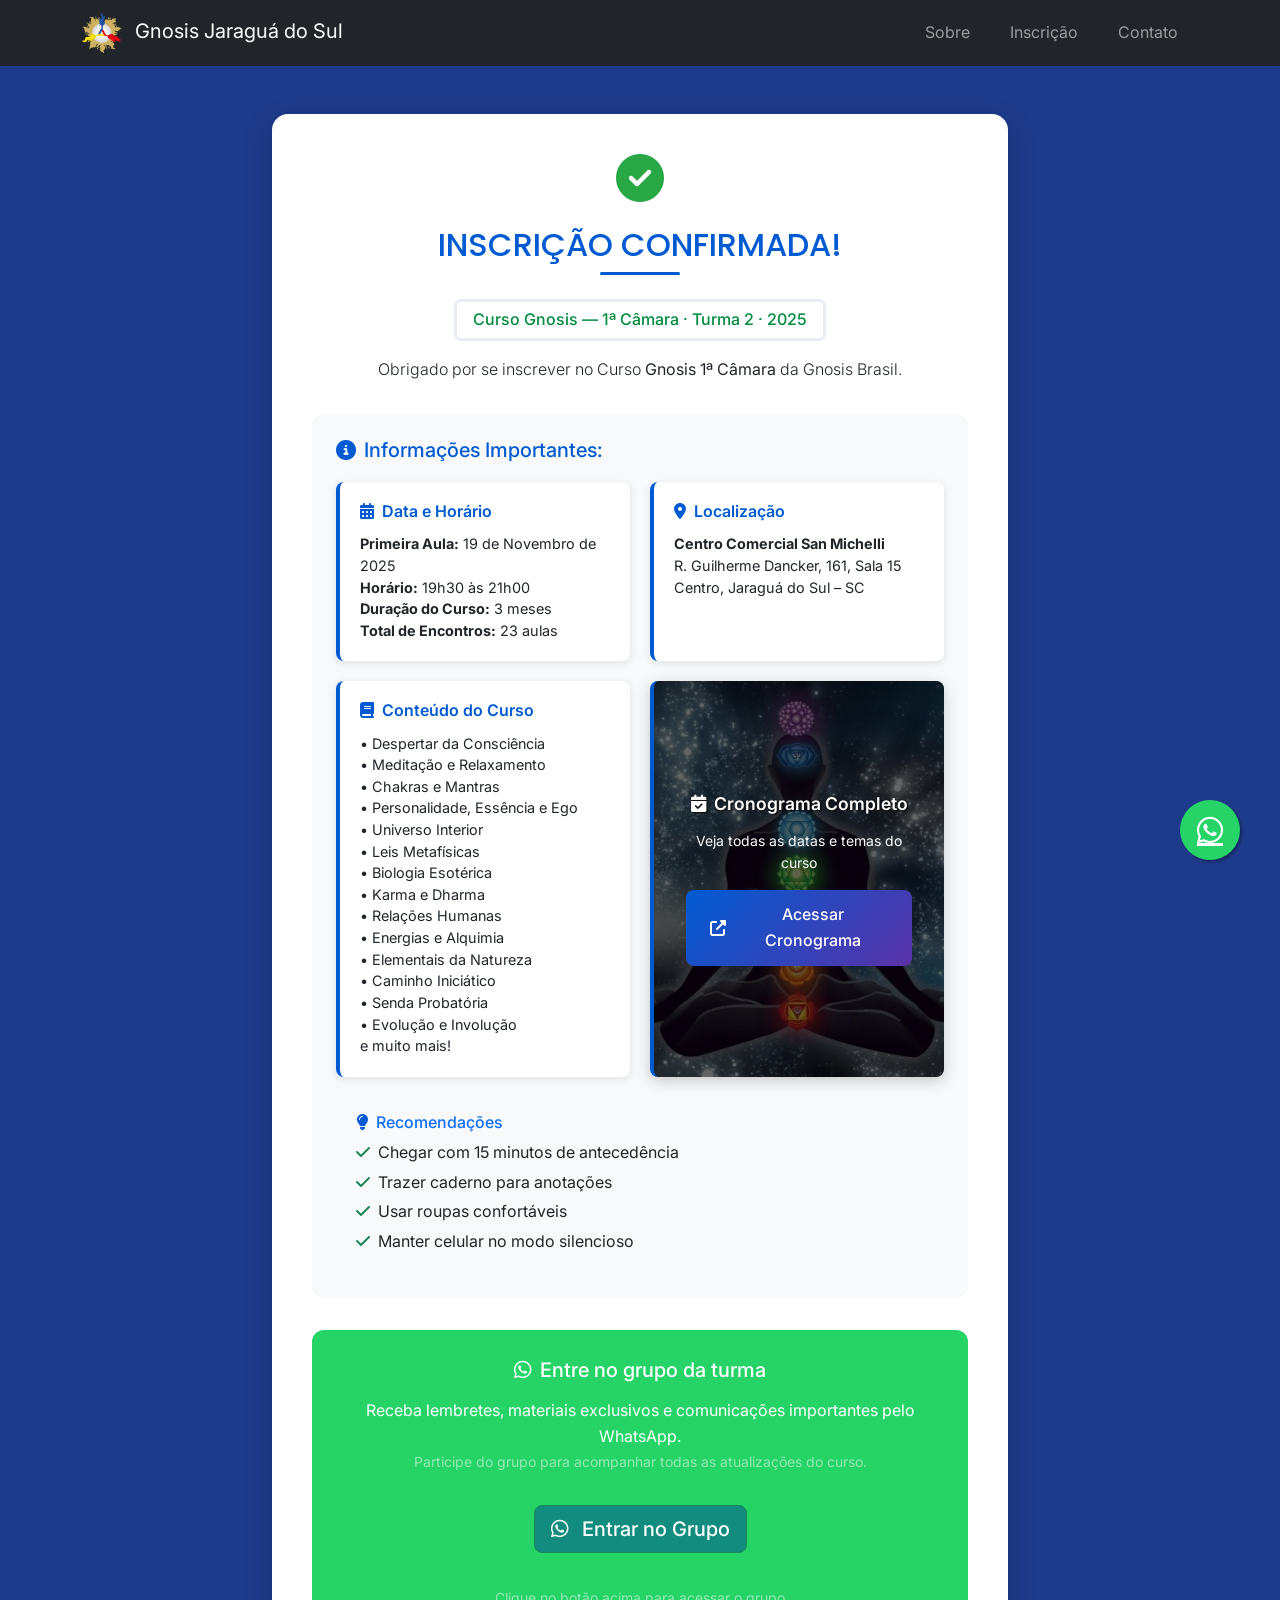
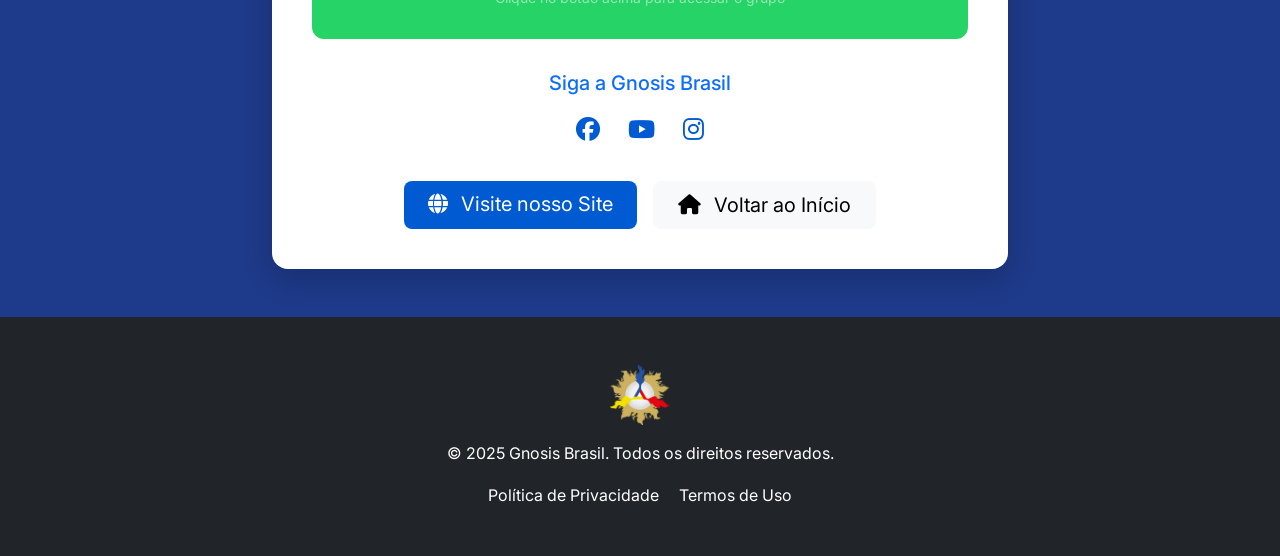
<file: obrigado.html>
<!DOCTYPE html>
<html lang="pt-br">
<head>
  <meta charset="UTF-8">
  <meta name="viewport" content="width=device-width, initial-scale=1.0">
  <title>Inscrição Confirmada – Gnosis Jaraguá do Sul</title>

  <link href="https://cdn.jsdelivr.net/npm/bootstrap@5.3.0/dist/css/bootstrap.min.css" rel="stylesheet">
  <link rel="stylesheet" href="https://cdnjs.cloudflare.com/ajax/libs/font-awesome/6.4.0/css/all.min.css">
  <link href="https://fonts.googleapis.com/css2?family=Inter:wght@400;500;600&family=Poppins:wght@500;600;700&display=swap" rel="stylesheet">
  <link rel="icon" href="https://gnosisbrasil.com/wp-content/uploads/2020/07/cropped-logo-sol-7-32x32.webp" type="image/webp">

  <style>
    :root {
      --color-primary: #005bd2;
      --color-dark-bg: #1e3a8a;
      --color-text-light: #ffffff;
      --color-accent: #448ea0;
      --font-base: 'Inter', sans-serif;
      --font-heading: 'Poppins', sans-serif;
    }

    body {
      font-family: var(--font-base);
      background-color: var(--color-dark-bg);
      color: var(--color-text-light);
      line-height: 1.6;
    }

    /* Card central */
    .confirmation-card {
      background-color: #fff;
      border-radius: 1rem;
      color: #212529;
      padding: 2.5rem;
      box-shadow: 0 10px 30px rgba(0,0,0,0.2);
      text-align: center;
      animation: fadeIn 1s ease-in-out;
    }

    /* Animação fade-in */
    @keyframes fadeIn {
      from { opacity: 0; transform: translateY(20px); }
      to { opacity: 1; transform: translateY(0); }
    }

    .check-icon {
      font-size: 3rem;
      color: #28a745;
      margin-bottom: 1rem;
      animation: pulse 1.5s infinite;
    }

    @keyframes pulse {
      0% { transform: scale(1); }
      50% { transform: scale(1.1); }
      100% { transform: scale(1); }
    }

    h1.title-main {
      font-family: var(--font-heading);
      font-size: 2rem;
      text-transform: uppercase;
      color: var(--color-primary);
      margin-bottom: 0.5rem;
    }

     h2.subtitle {
      font-family: var(--font-base);
      font-size: 1.00rem;
      color: rgb(0, 139, 63);
      margin-bottom: 1rem;
      border-style: solid;
      border-radius: 7px;
      padding: 2px;
      border-color: rgba(0, 64, 106, 0.094);
      display: inline-block;
      padding: 8px 16px;
    }

    .divider {
      width: 80px;
      height: 3px;
      background-color: var(--color-primary);
      margin: 0 auto 1rem auto;
      border-radius: 3px;
    }

    .lead {
      font-size: 1rem;
      margin-bottom: 1.5rem;
    }

    .details-box, .whatsapp-box {
      padding: 1.5rem;
      border-radius: 0.75rem;
      margin-bottom: 1.5rem;
    }

    .details-box {
      background-color: #f8f9fa;
      text-align: left;
      color: #212529;
    }

    .details-box h5 {
      color: var(--color-primary);
      margin-bottom: 0.75rem;
    }

    /* MELHORIA: Grid responsivo para manter elementos lado a lado */
    .info-grid {
      display: grid;
      grid-template-columns: repeat(auto-fit, minmax(250px, 1fr));
      gap: 1rem;
      margin-top: 1rem;
    }

    .info-card {
      background: white;
      border-radius: 8px;
      padding: 1rem;
      box-shadow: 0 2px 8px rgba(0,0,0,0.1);
      border-left: 4px solid var(--color-primary);
      display: flex;
      flex-direction: column;
      height: 100%;
    }

    .info-card h6 {
      color: var(--color-primary);
      margin-bottom: 0.5rem;
      font-weight: 600;
    }

    .info-card p {
      margin-bottom: 0;
      font-size: 0.9rem;
      flex-grow: 1;
    }

    .info-icon {
      color: var(--color-primary);
      margin-right: 0.5rem;
    }

    /* Botão do Cronograma com Imagem de Fundo */
    .schedule-card {
      background: linear-gradient(rgba(0, 0, 0, 0.6), rgba(0, 0, 0, 0.6)), 
                  url('img/b6d93b647f0b969f642dde5ff3da3c0b.jpg') center/cover no-repeat;
      border-radius: 8px;
      padding: 2rem;
      text-align: center;
      color: white;
      min-height: 200px;
      display: flex;
      flex-direction: column;
      justify-content: center;
      align-items: center;
      border-left: 4px solid var(--color-primary);
      transition: all 0.3s ease;
      box-shadow: 0 4px 15px rgba(0,0,0,0.2);
    }

    .schedule-card:hover {
      transform: translateY(-5px);
      box-shadow: 0 8px 25px rgba(0,0,0,0.3);
    }

    .schedule-card h6 {
      color: white;
      margin-bottom: 1rem;
      font-weight: 600;
      font-size: 1.1rem;
      text-shadow: 1px 1px 2px rgba(0,0,0,0.8);
    }

    .btn-schedule {
      background: linear-gradient(135deg, var(--color-primary), #5a32a8);
      color: white;
      border: none;
      padding: 0.75rem 1.5rem;
      border-radius: 8px;
      font-weight: 500;
      transition: all 0.3s ease;
      text-decoration: none;
      display: inline-flex;
      align-items: center;
      gap: 0.5rem;
    }

    .btn-schedule:hover {
      transform: translateY(-2px);
      box-shadow: 0 5px 15px rgba(111, 66, 193, 0.4);
      color: white;
    }

    .whatsapp-box {
      background-color: #25D366;
      color: #fff;
    }

    .whatsapp-box a.btn {
      background-color: #fff;
      color: #25D366;
      font-weight: 500;
    }
    
    .whatsapp-box a.btn-success {
      background-color: #128C7E; 
      color: #fff;
      margin-top: 10px;
    }

    .social-icon {
      font-size: 1.5rem;
      margin: 0 10px;
      color: var(--color-primary);
      transition: all 0.3s ease;
    }

    .social-icon:hover {
      transform: translateY(-3px);
      color: #5a32a8;
    }

    .btn-gnosis {
      background-color: var(--color-primary);
      color: #fff;
      border: none;
      transition: all 0.3s ease;
    }

    .btn-gnosis:hover {
      background-color: #323aa8;
      transform: scale(1.05);
    }

    /* Botão flutuante do WhatsApp */
    .whatsapp-float {
      position: fixed;
      width: 60px;
      height: 60px;
      bottom: 40px;
      right: 40px;
      background-color: #25d366;
      color: #FFF;
      border-radius: 50px;
      text-align: center;
      font-size: 30px;
      box-shadow: 2px 2px 3px rgba(0, 0, 0, 0.3);
      z-index: 1000;
      display: flex;
      align-items: center;
      justify-content: center;
      transition: all 0.3s ease-in-out;
    }

    .whatsapp-float:hover {
      background-color: #128c7e;
      transform: scale(1.1);
      color: #FFF;
    }

    /* Modal personalizado COM IMAGEM DE FUNDO */
    .modal-content {
      border-radius: 1rem;
      border: none;
      box-shadow: 0 10px 30px rgba(0,0,0,0.3);
      overflow: hidden;
    }

    /* Estilo para o modal do WhatsApp com imagem de fundo */
    #whatsappModal .modal-content {
      background: linear-gradient(rgba(0, 0, 0, 0.7), rgba(0, 0, 0, 0.7)), 
                  url('img/60df521e3735b2484359ccfa6a4122af.jpg') center/cover no-repeat;
      color: white;
    }

    .modal-header {
      background-color: rgba(37, 211, 102, 0.9);
      color: white;
      border-bottom: none;
      border-radius: 1rem 1rem 0 0;
      padding: 1.5rem;
    }

    .modal-title {
      font-family: var(--font-heading);
      font-weight: 600;
    }

    .modal-body {
      padding: 2rem;
    }

    .whatsapp-link {
      display: inline-flex;
      align-items: center;
      justify-content: center;
      background-color: #25d366;
      color: white;
      padding: 0.75rem 1.5rem;
      border-radius: 50px;
      text-decoration: none;
      font-weight: 500;
      transition: all 0.3s ease;
      border: 2px solid white;
    }

    .whatsapp-link:hover {
      background-color: #128c7e;
      color: white;
      transform: translateY(-2px);
      box-shadow: 0 5px 15px rgba(0,0,0,0.3);
    }

    /* Estilo para o texto dentro do modal com fundo escuro */
    #whatsappModal .modal-body h4,
    #whatsappModal .modal-body p {
      text-shadow: 1px 1px 2px rgba(0,0,0,0.8);
    }

    #whatsappModal .text-muted {
      color: rgba(255,255,255,0.8) !important;
    }

    /* NOVOS ESTILOS PARA MELHORAR LAYOUT HORIZONTAL EM TELAS PEQUENAS */
    
    /* Layout horizontal para telas pequenas */
    @media (max-width: 768px) {
      .confirmation-card { 
        padding: 1.5rem; 
      }
      
      h1.title-main { 
        font-size: 1.7rem; 
      }
      
      h2.subtitle { 
        font-size: 1.1rem; 
      }
      
      .check-icon { 
        font-size: 2.5rem; 
      }
      
      /* MELHORIA: Grid com 2 colunas em telas pequenas */
      .info-grid { 
        grid-template-columns: repeat(2, 1fr);
        gap: 0.75rem;
      }
      
      /* MELHORIA: Ajuste do conteúdo para caber em duas colunas */
      .info-card {
        padding: 0.75rem;
        font-size: 0.85rem;
      }
      
      .info-card h6 {
        font-size: 0.9rem;
      }
      
      .info-card p {
        font-size: 0.8rem;
      }
      
      /* MELHORIA: Ajuste do cronograma para ocupar duas colunas */
      .schedule-card {
        grid-column: span 2;
        min-height: 150px;
        padding: 1.5rem;
      }
      
      /* MELHORIA: Layout horizontal para as recomendações */
      .bg-light.rounded {
        display: grid;
        grid-template-columns: repeat(2, 1fr);
        gap: 0.5rem;
      }
      
      .bg-light.rounded p {
        margin-bottom: 0;
        font-size: 0.85rem;
      }
      
      .whatsapp-float {
        width: 50px;
        height: 50px;
        bottom: 20px;
        right: 20px;
        font-size: 24px;
      }
      
      /* MELHORIA: Botões em linha em telas pequenas */
      .d-grid.gap-2.d-sm-flex {
        display: flex !important;
        flex-wrap: wrap;
        justify-content: center;
        gap: 0.75rem !important;
      }
      
      .d-grid.gap-2.d-sm-flex .btn {
        flex: 1;
        min-width: 140px;
      }
      
      /* MELHORIA: Redes sociais em linha mais compacta */
      .social-media.mb-4 .social-icon {
        margin: 0 8px;
        font-size: 1.3rem;
      }
    }
    
    /* Ajustes para telas muito pequenas (menos de 576px) */
    @media (max-width: 576px) {
      .info-grid {
        grid-template-columns: 1fr;
      }
      
      .schedule-card {
        grid-column: span 1;
      }
      
      .bg-light.rounded {
        grid-template-columns: 1fr;
      }
      
      .d-grid.gap-2.d-sm-flex {
        flex-direction: column;
      }
      
      .d-grid.gap-2.d-sm-flex .btn {
        width: 100%;
      }
    }

    .hero-section {
      background: linear-gradient(rgba(0, 0, 0, 0.7), rgba(0, 0, 0, 0.7)), url('img/Fotolia_41173116_Subscription_Monthly_XXL.jpg');
      background-size: cover;
      color: white;
      padding: 100px 0;
      text-align: center;
    }
    
    .btn-whatsapp {
      background-color: #25D366;
      color: white;
    }
    
    .feature-icon {
      font-size: 2.5rem;
      margin-bottom: 1rem;
      color: #6f42c1;
    }
    
    .navbar-brand img {
      height: 40px;
    }
    
    .astral{
      font-family: 'Amontillados', serif;
      font-weight: normal !important;
      font-size: clamp(2rem, 8vw, 10rem);
    }

    /* AJUSTES DE ESPAÇAMENTO - PÁGINA DE CONFIRMAÇÃO */
    
    .check-icon {
      margin-bottom: 1.5rem;
    }
    
    .title-main {
      margin-bottom: 0.75rem;
    }
    
    .divider {
      margin: 0 auto 1.5rem auto;
    }
    
    .subtitle {
      margin-bottom: 1.5rem;
    }
    
    .lead {
      margin-bottom: 2rem;
    }
    
    .details-box {
      margin-bottom: 2rem;
    }
    
    .details-box h5 {
      margin-bottom: 1rem;
    }
    
    .info-grid {
      margin-top: 1.25rem;
      gap: 1.25rem;
    }
    
    .info-card {
      padding: 1.25rem;
    }
    
    .info-card h6 {
      margin-bottom: 0.75rem;
    }
    
    .info-card p {
      line-height: 1.5;
    }
    
    .bg-light.rounded {
      margin-top: 1.5rem;
      padding: 1.25rem !important;
    }
    
    .bg-light.rounded h6 {
      margin-bottom: 0.75rem;
    }
    
    .bg-light.rounded p {
      margin-bottom: 0.5rem;
    }
    
    .whatsapp-box {
      margin-bottom: 2rem;
      padding: 1.75rem;
    }
    
    .whatsapp-box h5 {
      margin-bottom: 1rem;
    }
    
    .whatsapp-box p {
      margin-bottom: 1.25rem;
    }
    
    .whatsapp-box a.btn {
      margin-bottom: 0.75rem;
    }
    
    .whatsapp-box .mt-2 {
      margin-top: 1rem !important;
    }
    
    .social-media.mb-4 {
      margin-bottom: 2rem !important;
    }
    
    .social-media h5 {
      margin-bottom: 1rem;
    }
    
    .social-icon {
      margin: 0 12px;
    }
    
    .d-grid.gap-2 {
      gap: 1rem !important;
    }
    
    .navbar-nav .nav-item {
      margin-left: 0.75rem;
      margin-right: 0.75rem;
    }
    
    footer .container {
      padding-top: 1.5rem;
      padding-bottom: 1.5rem;
    }
    
    footer .mb-3 {
      margin-bottom: 1rem !important;
    }
  </style>
</head>

<body>
  <!-- Botão flutuante do WhatsApp -->
  <a href="#" class="whatsapp-float" data-bs-toggle="modal" data-bs-target="#whatsappModal">
    <i class="fab fa-whatsapp"></i>
  </a>

  <!-- Modal do WhatsApp COM IMAGEM DE FUNDO -->
  <div class="modal fade" id="whatsappModal" tabindex="-1" aria-labelledby="whatsappModalLabel" aria-hidden="true">
    <div class="modal-dialog modal-dialog-centered">
      <div class="modal-content">
        <div class="modal-header">
          <h5 class="modal-title" id="whatsappModalLabel">
            <i class="fab fa-whatsapp me-2"></i>Grupo da Turma
          </h5>
          <button type="button" class="btn-close btn-close-white" data-bs-dismiss="modal" aria-label="Close"></button>
        </div>
        <div class="modal-body text-center">
          <h4 class="mb-3">Entre no grupo da turma!</h4>
          <p class="mb-4">Participe do grupo no WhatsApp para receber atualizações, materiais e interagir com outros participantes do curso.</p>
          <a href="https://chat.whatsapp.com/ESu63KbGTpaKiqccqPSrM2" target="_blank" class="whatsapp-link mb-3">
            <i class="fab fa-whatsapp me-2"></i> Entrar no Grupo
          </a>
          <p class="text-muted mt-3 small">Ao clicar, você será redirecionado para o WhatsApp</p>
        </div>
      </div>
    </div>
  </div>

  <nav class="navbar navbar-expand-lg navbar-dark bg-dark sticky-top">
    <div class="container">
      <a class="navbar-brand" href="#">
        <img src="img/cropped-logo-sol-7.webp" alt="Logo Gnosis" class="me-2">
        Gnosis Jaraguá do Sul
      </a>
      <button class="navbar-toggler" type="button" data-bs-toggle="collapse" data-bs-target="#navbarNav">
        <span class="navbar-toggler-icon"></span>
      </button>
      <div class="collapse navbar-collapse" id="navbarNav">
        <ul class="navbar-nav ms-auto">
          <li class="nav-item">
            <a class="nav-link" href="https://gnosisbrasil.com/quem-somos/">Sobre</a>
          </li>
          <li class="nav-item">
            <a class="nav-link" href="index.html">Inscrição</a>
          </li>
          <li class="nav-item">
            <a class="nav-link" href="#contact">Contato</a>
          </li>
        </ul>
      </div>
    </div>
  </nav>

  <section class="py-5 d-flex align-items-center" style="min-height: 100vh;">
    <div class="container">
      <div class="row justify-content-center">
        <div class="col-lg-8">
          <div class="confirmation-card">
            <i class="fas fa-check-circle check-icon"></i>
            <h1 class="title-main">Inscrição Confirmada!</h1>
            <div class="divider"></div>
            <h2 class="subtitle">Curso Gnosis — 1ª Câmara · Turma 2 · 2025</h2>
            <p class="lead">Obrigado por se inscrever no Curso <strong>Gnosis 1ª Câmara</strong> da Gnosis Brasil.</p>

            <div class="details-box">
              <h5><i class="fas fa-info-circle me-2"></i>Informações Importantes:</h5>
              
              <div class="info-grid">
                <div class="info-card">
                  <h6><i class="fas fa-calendar-alt info-icon"></i>Data e Horário</h6>
                  <p><strong>Primeira Aula:</strong> 19 de Novembro de 2025<br>
                  <strong>Horário:</strong> 19h30 às 21h00<br>
                  <strong>Duração do Curso:</strong> 3 meses<br>
                  <strong>Total de Encontros:</strong> 23 aulas</p>
                </div>
                
                <div class="info-card">
                  <h6><i class="fas fa-map-marker-alt info-icon"></i>Localização</h6>
                  <p><strong>Centro Comercial San Michelli</strong><br>
                  R. Guilherme Dancker, 161, Sala 15<br>
                  Centro, Jaraguá do Sul – SC</p>
                </div>               
                
                <div class="info-card">
                  <h6><i class="fas fa-book info-icon"></i>Conteúdo do Curso</h6>
                  <p>
                    • Despertar da Consciência<br>
                    • Meditação e Relaxamento<br>
                    • Chakras e Mantras<br>
                    • Personalidade, Essência e Ego<br>
                    • Universo Interior<br>
                    • Leis Metafísicas<br>
                    • Biologia Esotérica<br>
                    • Karma e Dharma<br>
                    • Relações Humanas<br>
                    • Energias e Alquimia<br>
                    • Elementais da Natureza<br>
                    • Caminho Iniciático<br>
                    • Senda Probatória<br>
                    • Evolução e Involução <br>
                    e muito mais!
                  </p>
                </div>
                
                <!-- BOTÃO DO CRONOGRAMA COM IMAGEM DE FUNDO -->
                <div class="schedule-card">
                  <h6><i class="fas fa-calendar-check me-2"></i>Cronograma Completo</h6>
                  <p class="mb-3 small">Veja todas as datas e temas do curso</p>
                  <a href="cronograma_t02.html" class="btn-schedule">
                    <i class="fas fa-external-link-alt me-1"></i> Acessar Cronograma
                  </a>
                </div>
              </div>
              
              <div class="mt-3 p-3 bg-light rounded">
                <h6 class="text-primary mb-2"><i class="fas fa-lightbulb info-icon"></i>Recomendações</h6>
                <p class="mb-1"><i class="fas fa-check text-success me-1"></i> Chegar com 15 minutos de antecedência</p>
                <p class="mb-1"><i class="fas fa-check text-success me-1"></i> Trazer caderno para anotações</p>
                <p class="mb-1"><i class="fas fa-check text-success me-1"></i> Usar roupas confortáveis</p>
                <p class="mb-0"><i class="fas fa-check text-success me-1"></i> Manter celular no modo silencioso</p>
              </div>
            </div>

            <div class="whatsapp-box text-center">
              <h5><i class="fab fa-whatsapp me-2"></i>Entre no grupo da turma</h5>
              <p>
                Receba lembretes, materiais exclusivos e comunicações importantes pelo WhatsApp.
                <br>
                <small class="text-white-50">Participe do grupo para acompanhar todas as atualizações do curso.</small>
              </p>
              <a href="https://chat.whatsapp.com/ESu63KbGTpaKiqccqPSrM2" class="btn btn-lg btn-success mb-3" target="_blank">
                <i class="fab fa-whatsapp me-2"></i> Entrar no Grupo
              </a>
              <p class="mt-2 mb-0">
                <small class="text-white-50">Clique no botão acima para acessar o grupo</small>
              </p>
            </div>
            
            <div class="social-media mb-4">
              <h5 class="text-primary mb-3">Siga a Gnosis Brasil</h5>
              <a href="https://www.facebook.com/gnosisbrasil/" target="_blank" class="social-icon"><i class="fab fa-facebook"></i></a>
              <a href="https://www.youtube.com/gnosisbrasilcanal" target="_blank" class="social-icon"><i class="fab fa-youtube"></i></a>
              <a href="https://www.instagram.com/gnosisbrasil" target="_blank" class="social-icon"><i class="fab fa-instagram"></i></a>
            </div>

            <div class="d-grid gap-2 d-sm-flex justify-content-sm-center">
              <a href="https://gnosisbrasil.com" class="btn btn-gnosis btn-lg px-4"><i class="fas fa-globe me-2"></i> Visite nosso Site</a>
              <a href="index.html" class="btn btn-light btn-lg px-4"><i class="fas fa-home me-2"></i> Voltar ao Início</a>
            </div>

          </div>
        </div>
      </div>
    </div>
  </section>

  <footer class="py-4 bg-dark text-white text-center">
    <div class="container">
      <div class="mb-3">
        <img src="img/cropped-logo-sol-7.webp" alt="Logo Gnosis" style="height: 60px;">
      </div>
      <p>&copy; 2025 Gnosis Brasil. Todos os direitos reservados.</p>
      <p class="mb-0">
        <a href="https://gnosisbrasil.com/politica-de-privacidade/" class="text-white text-decoration-none me-3">Política de Privacidade</a>
        <a href="https://gnosisbrasil.com/termos-de-uso/" class="text-white text-decoration-none">Termos de Uso</a>
      </p>
    </div>
  </footer>

  <script src="https://cdn.jsdelivr.net/npm/bootstrap@5.3.0/dist/js/bootstrap.bundle.min.js"></script>
</body>
</html>
</file>
